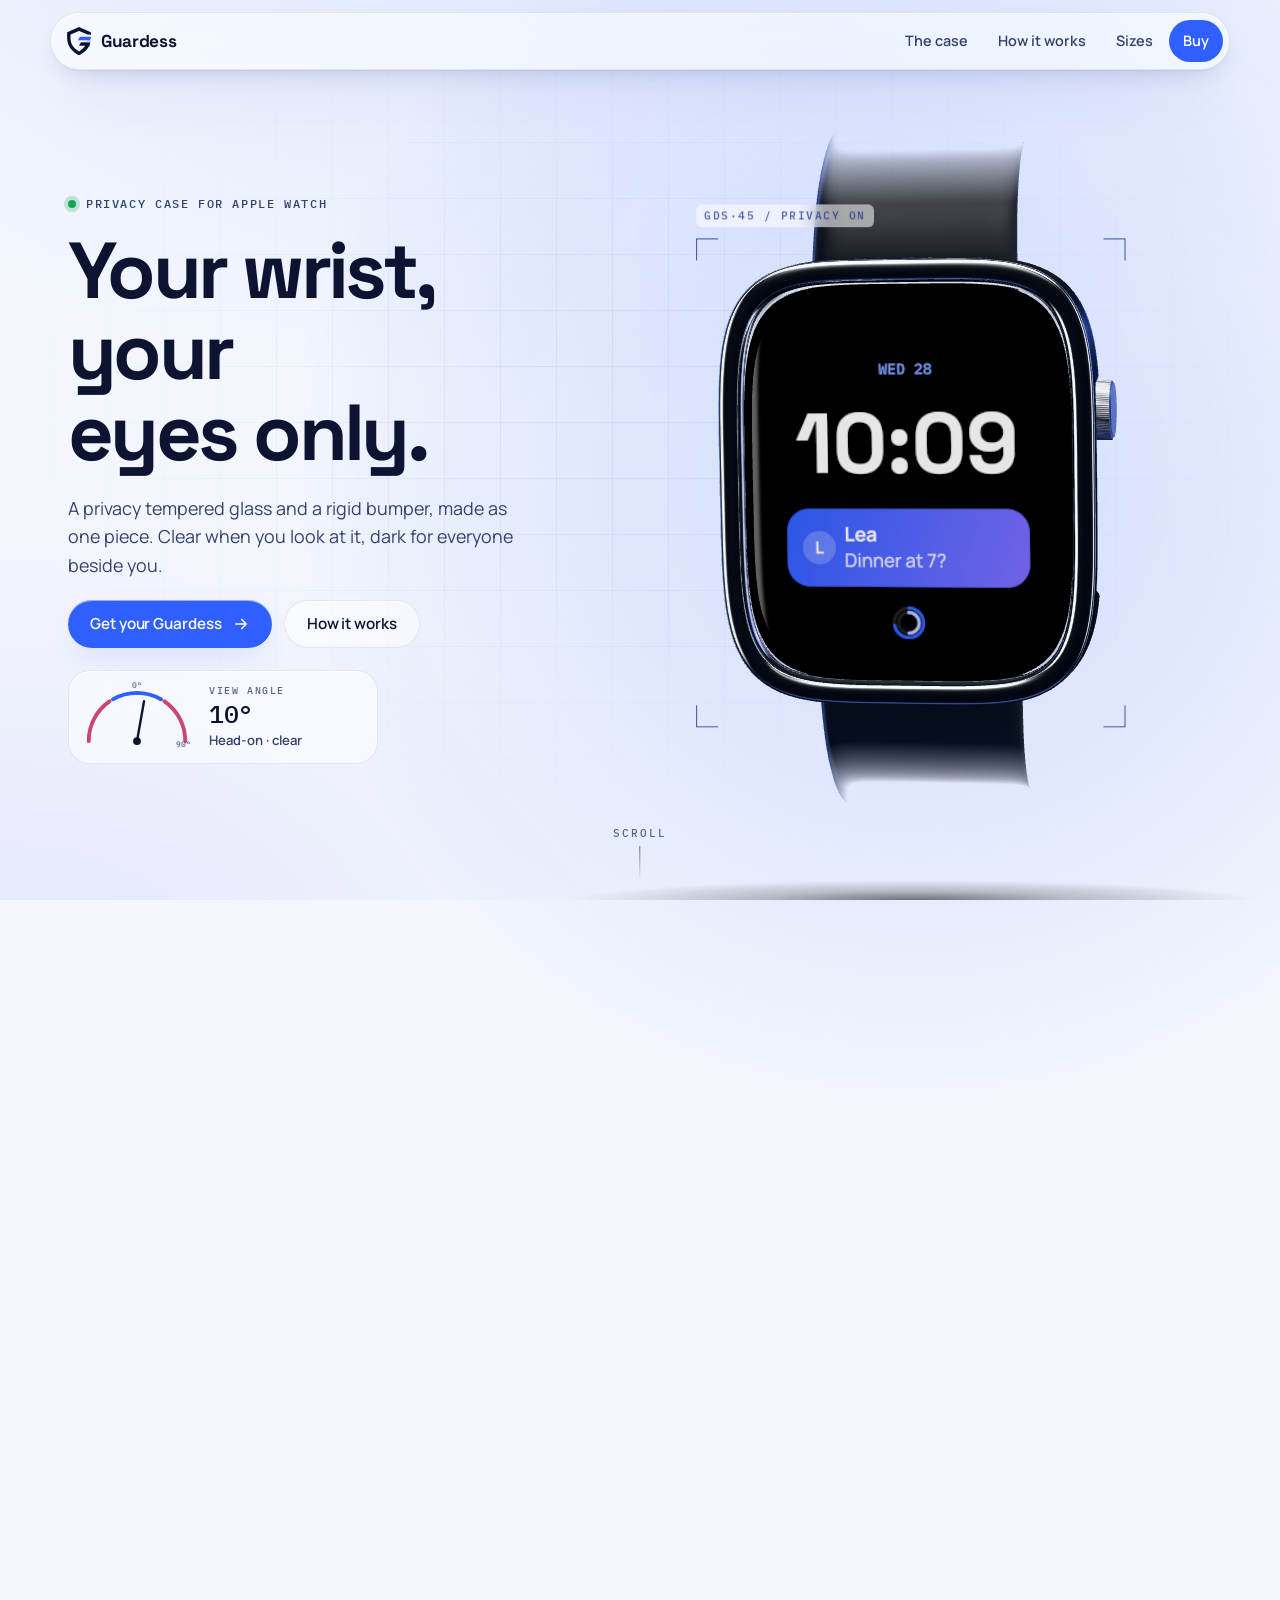
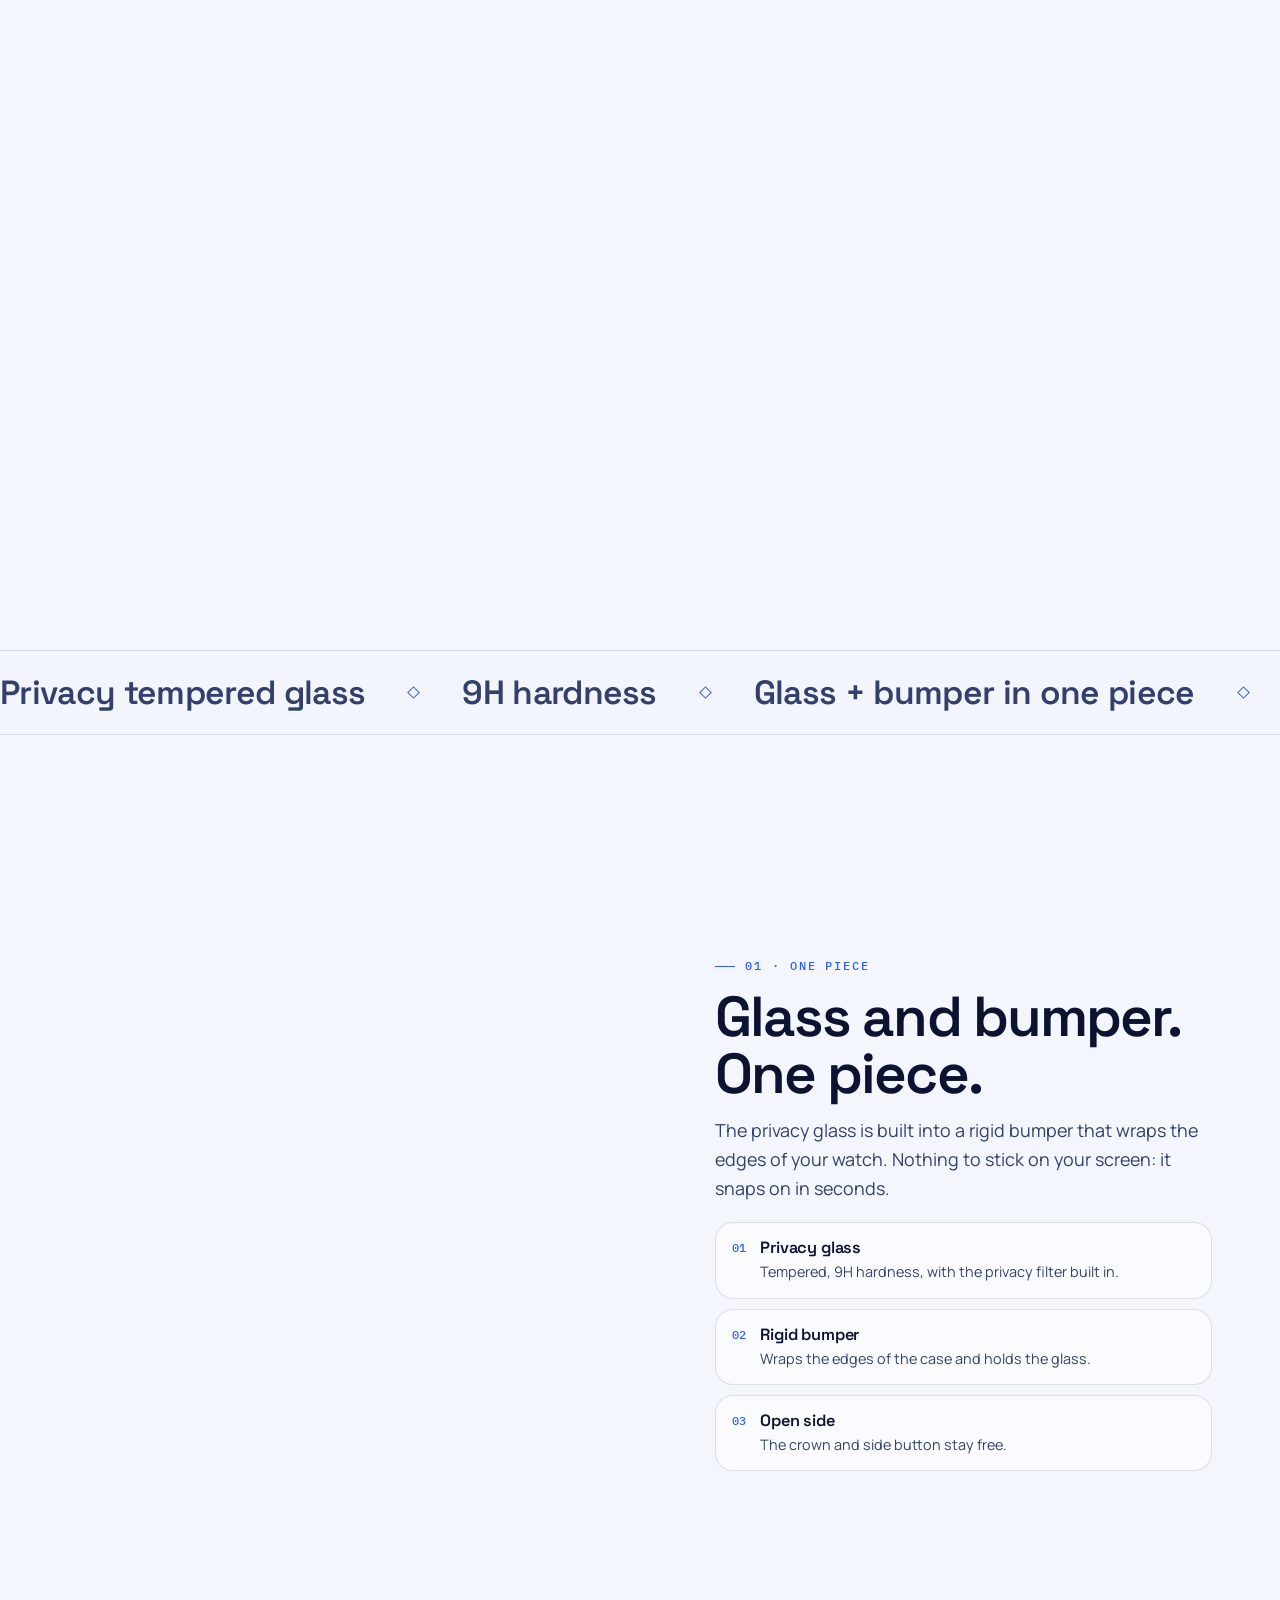
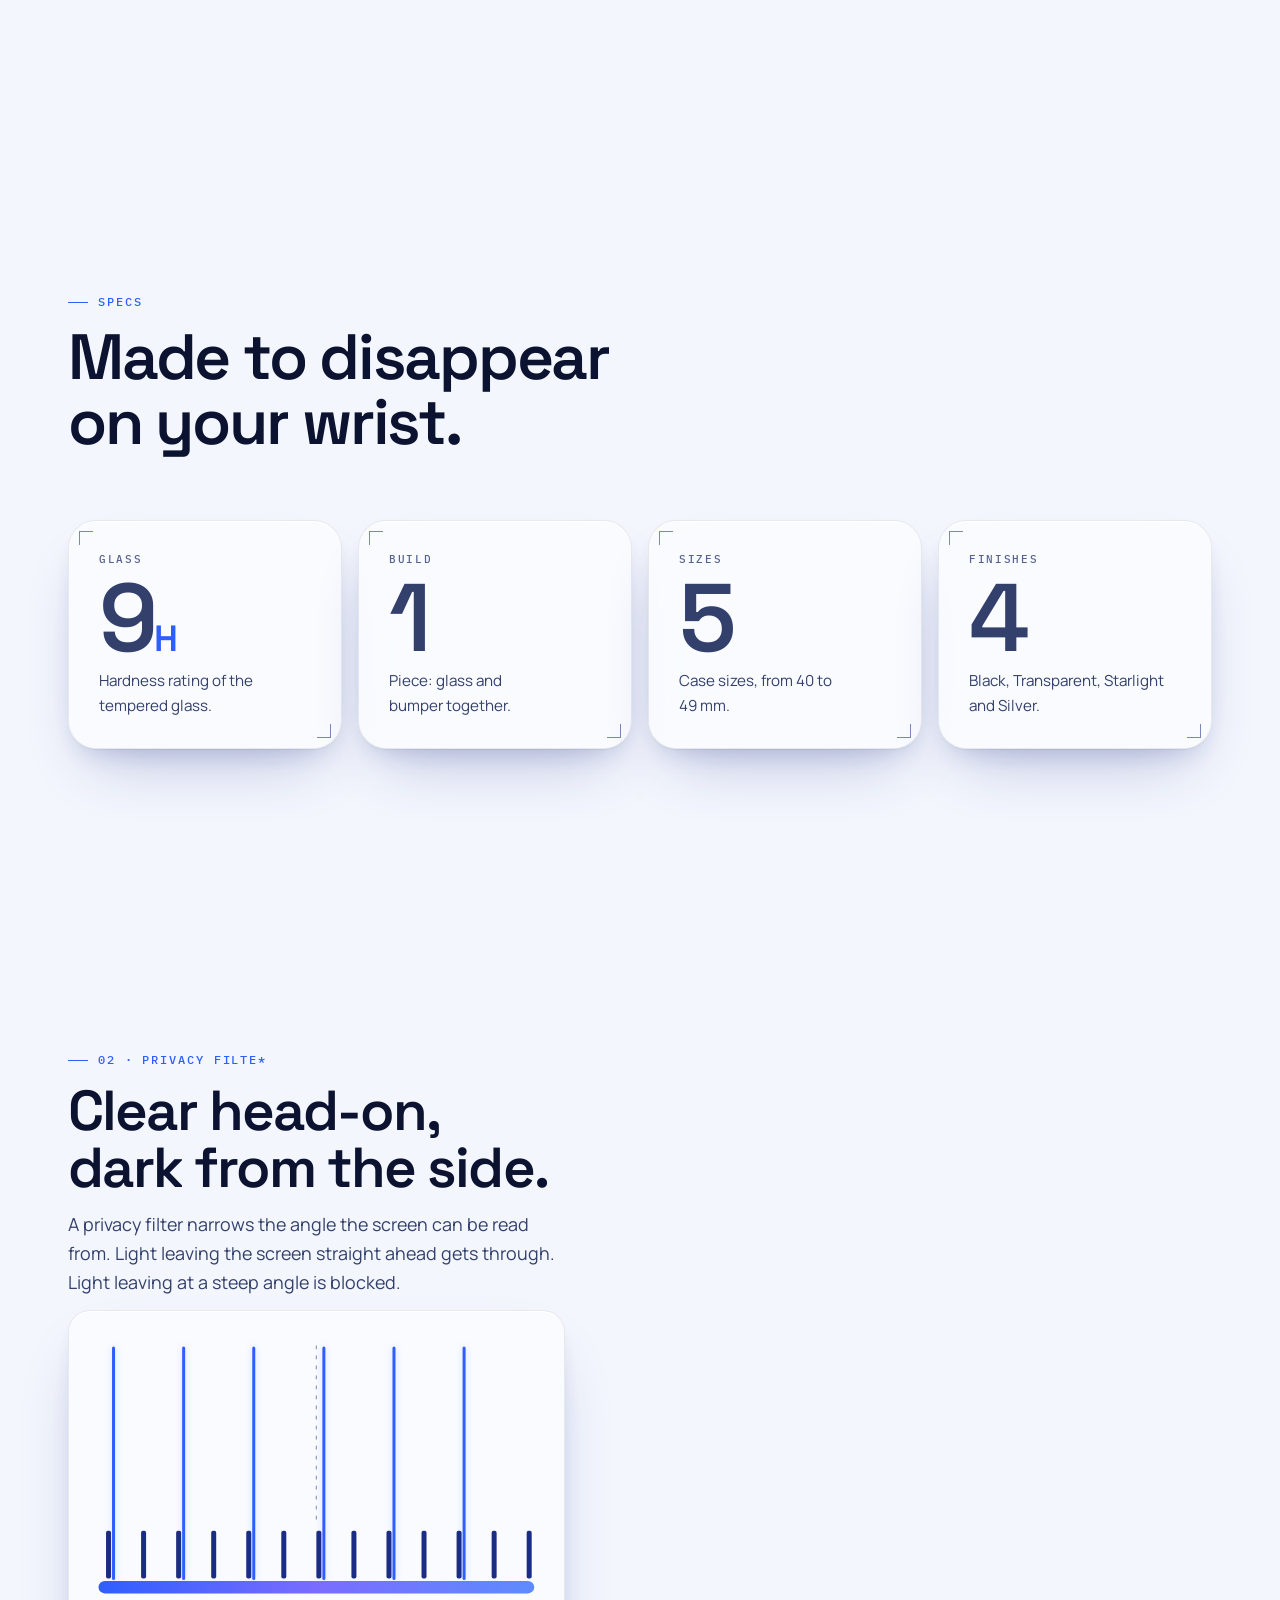
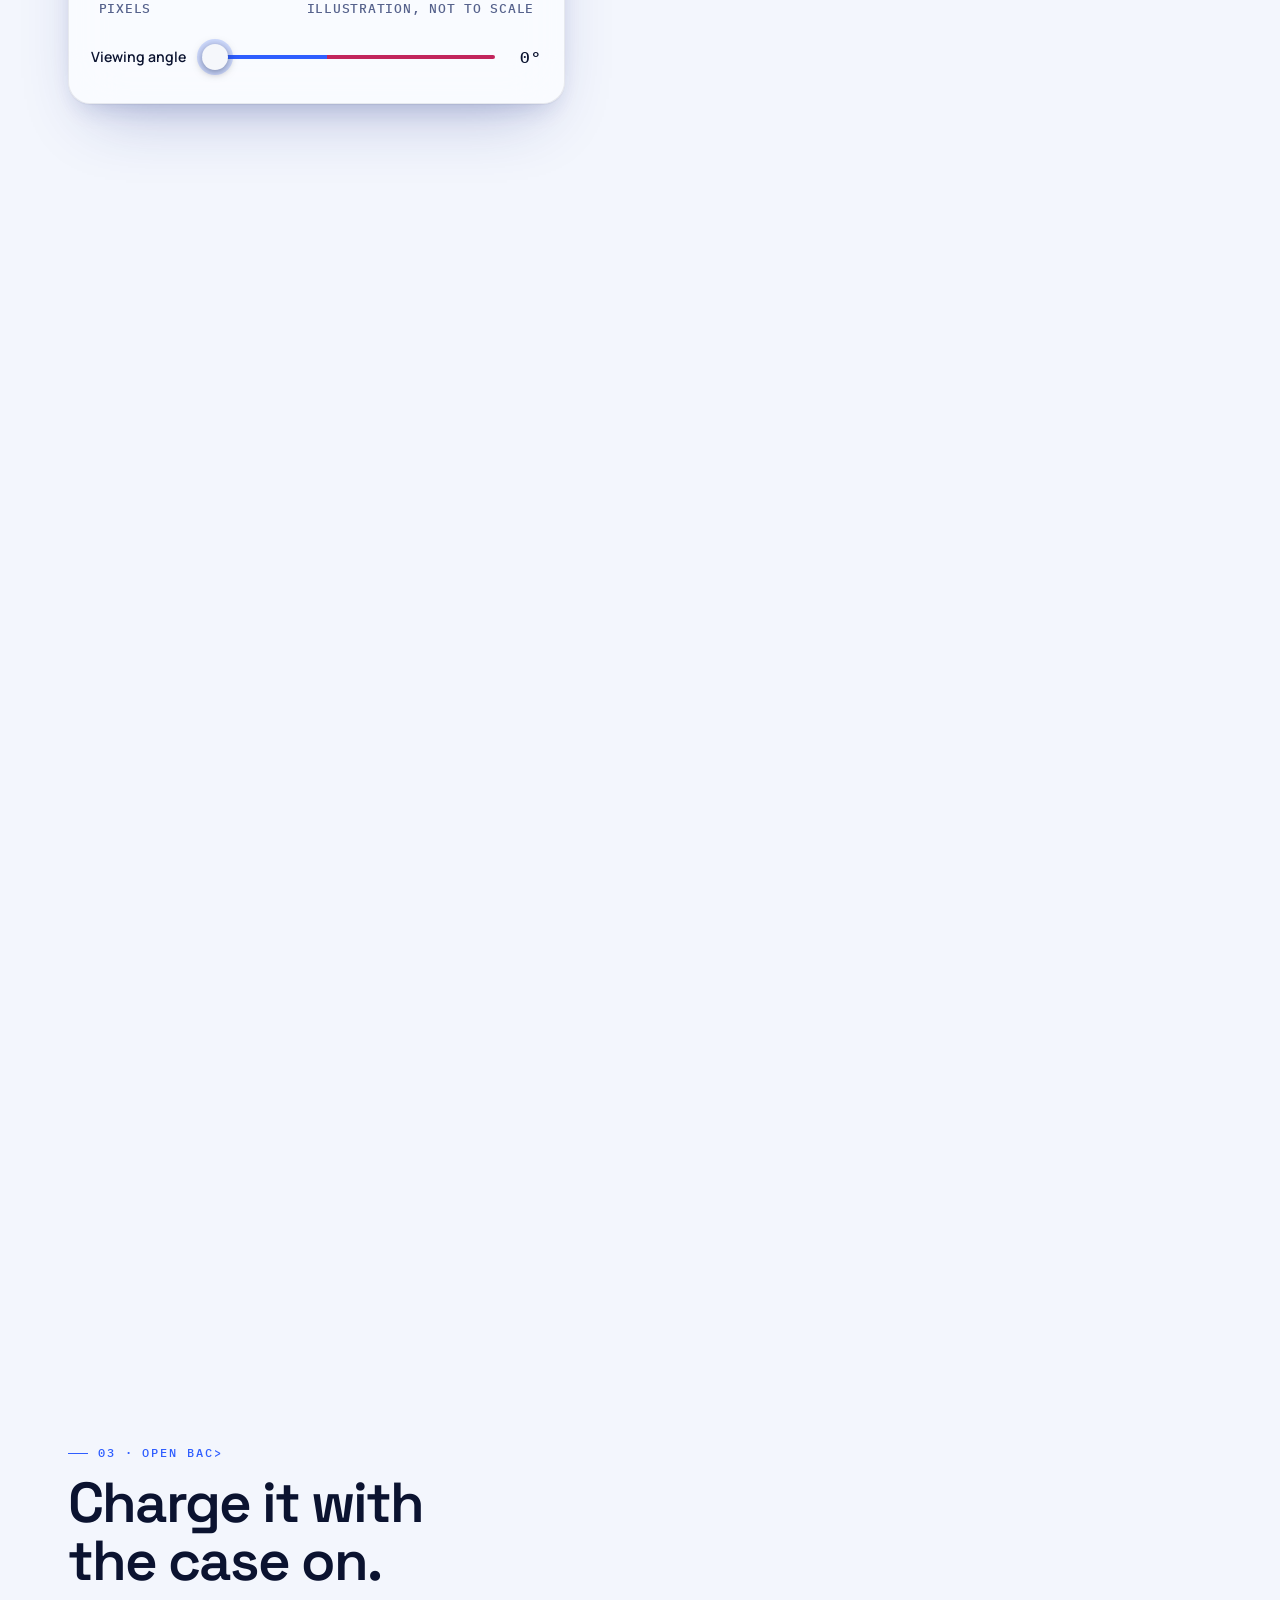
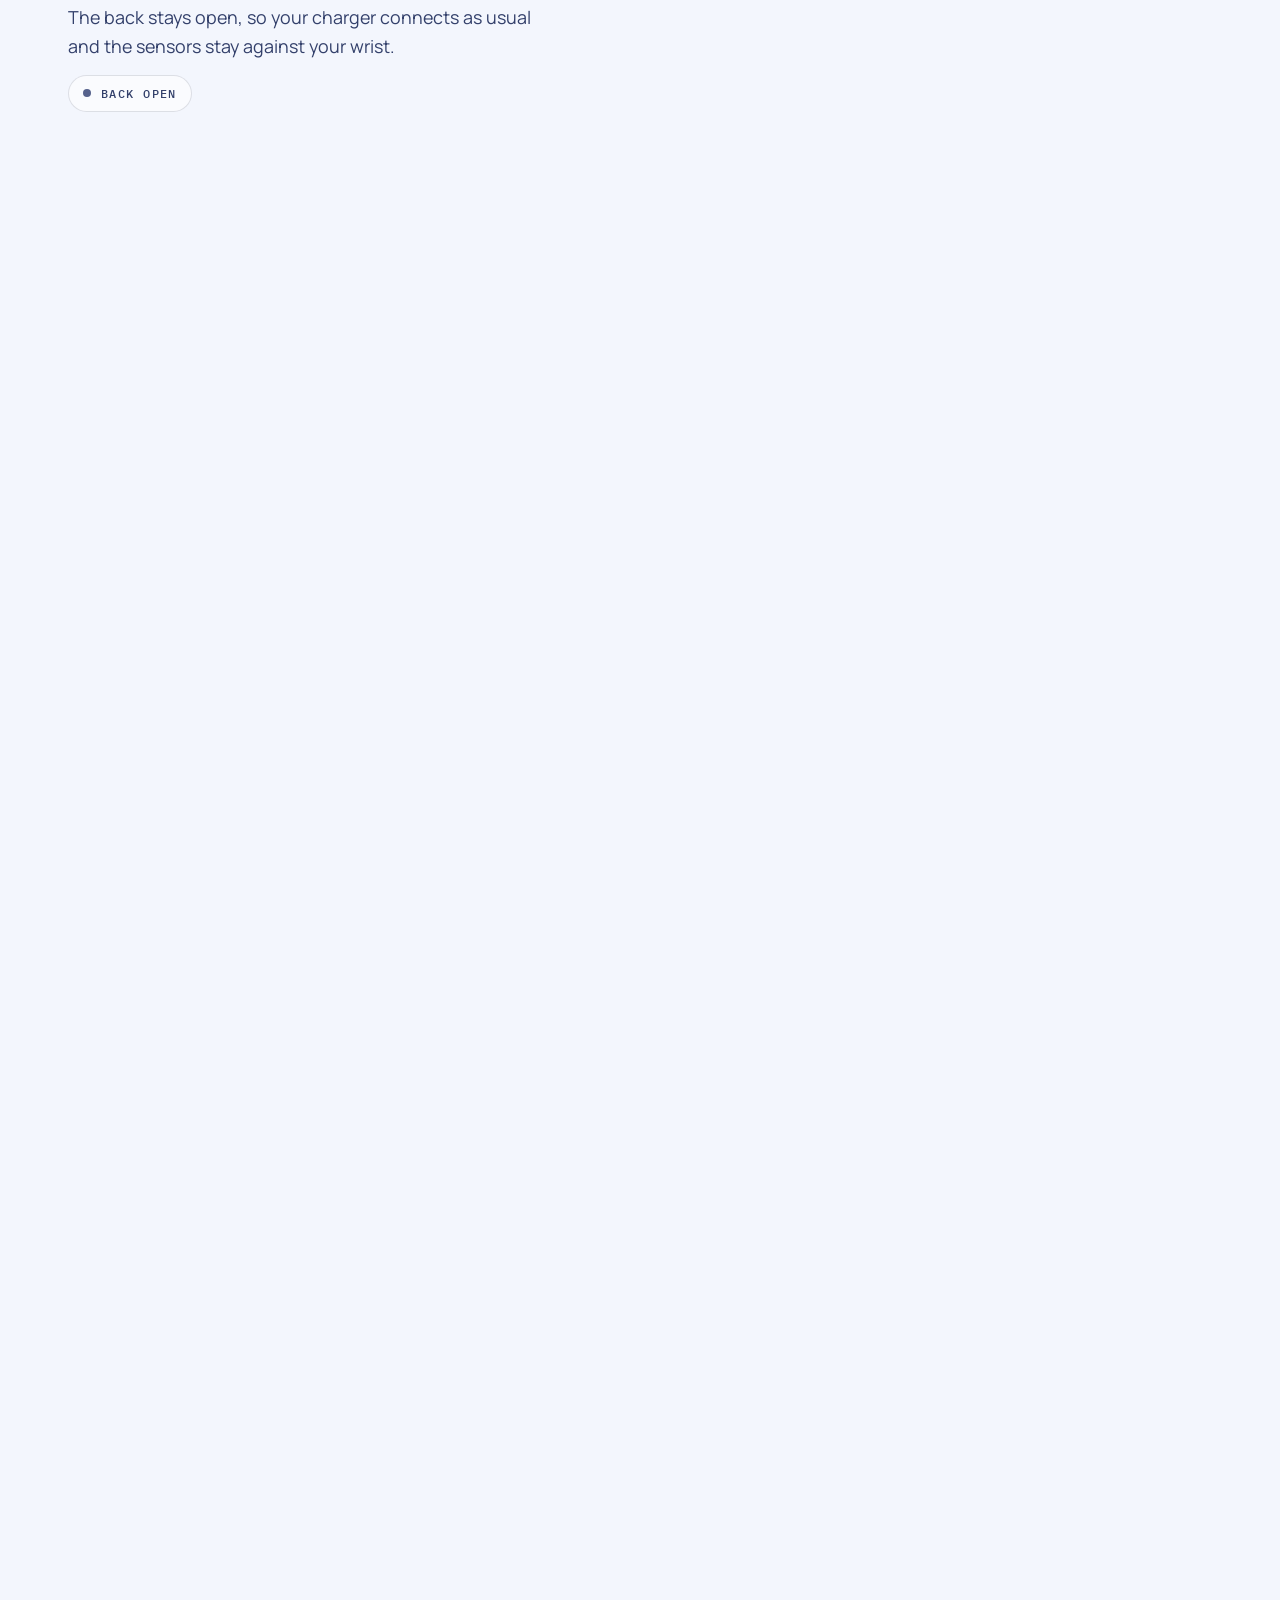
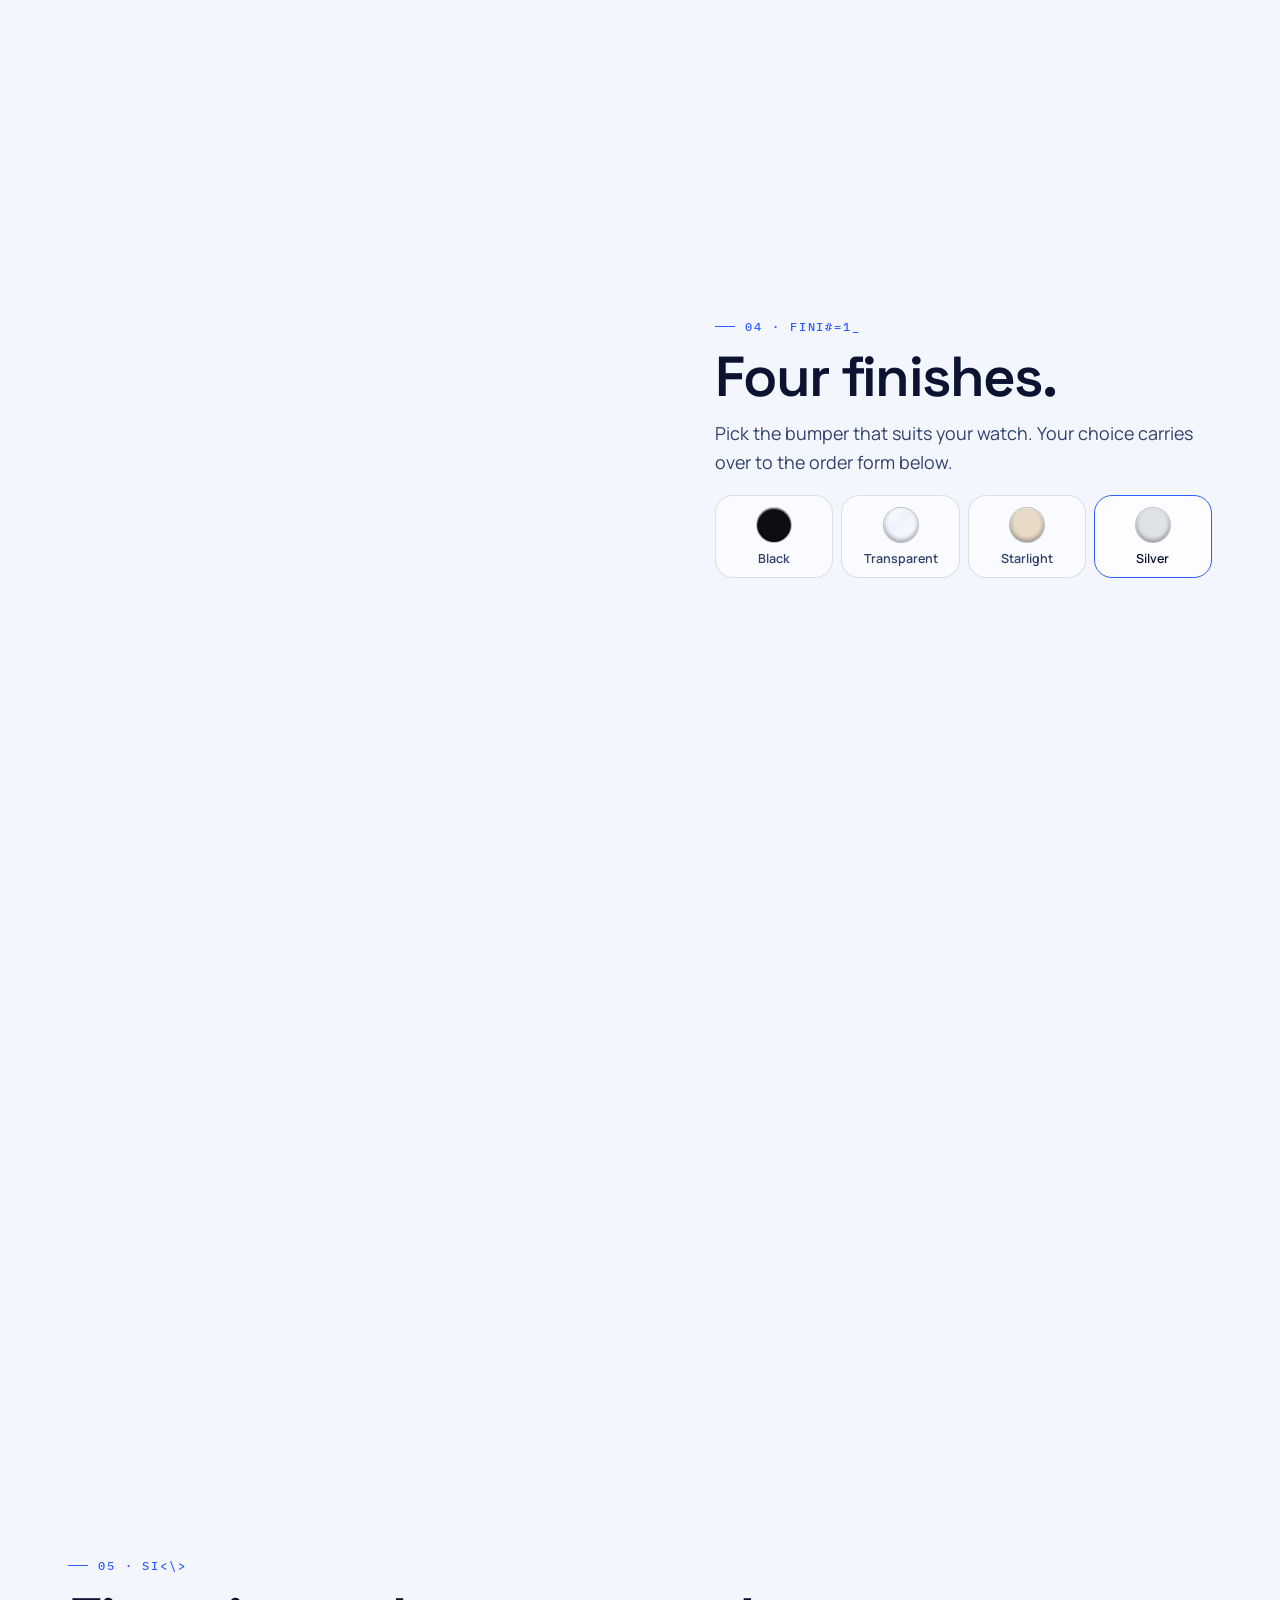
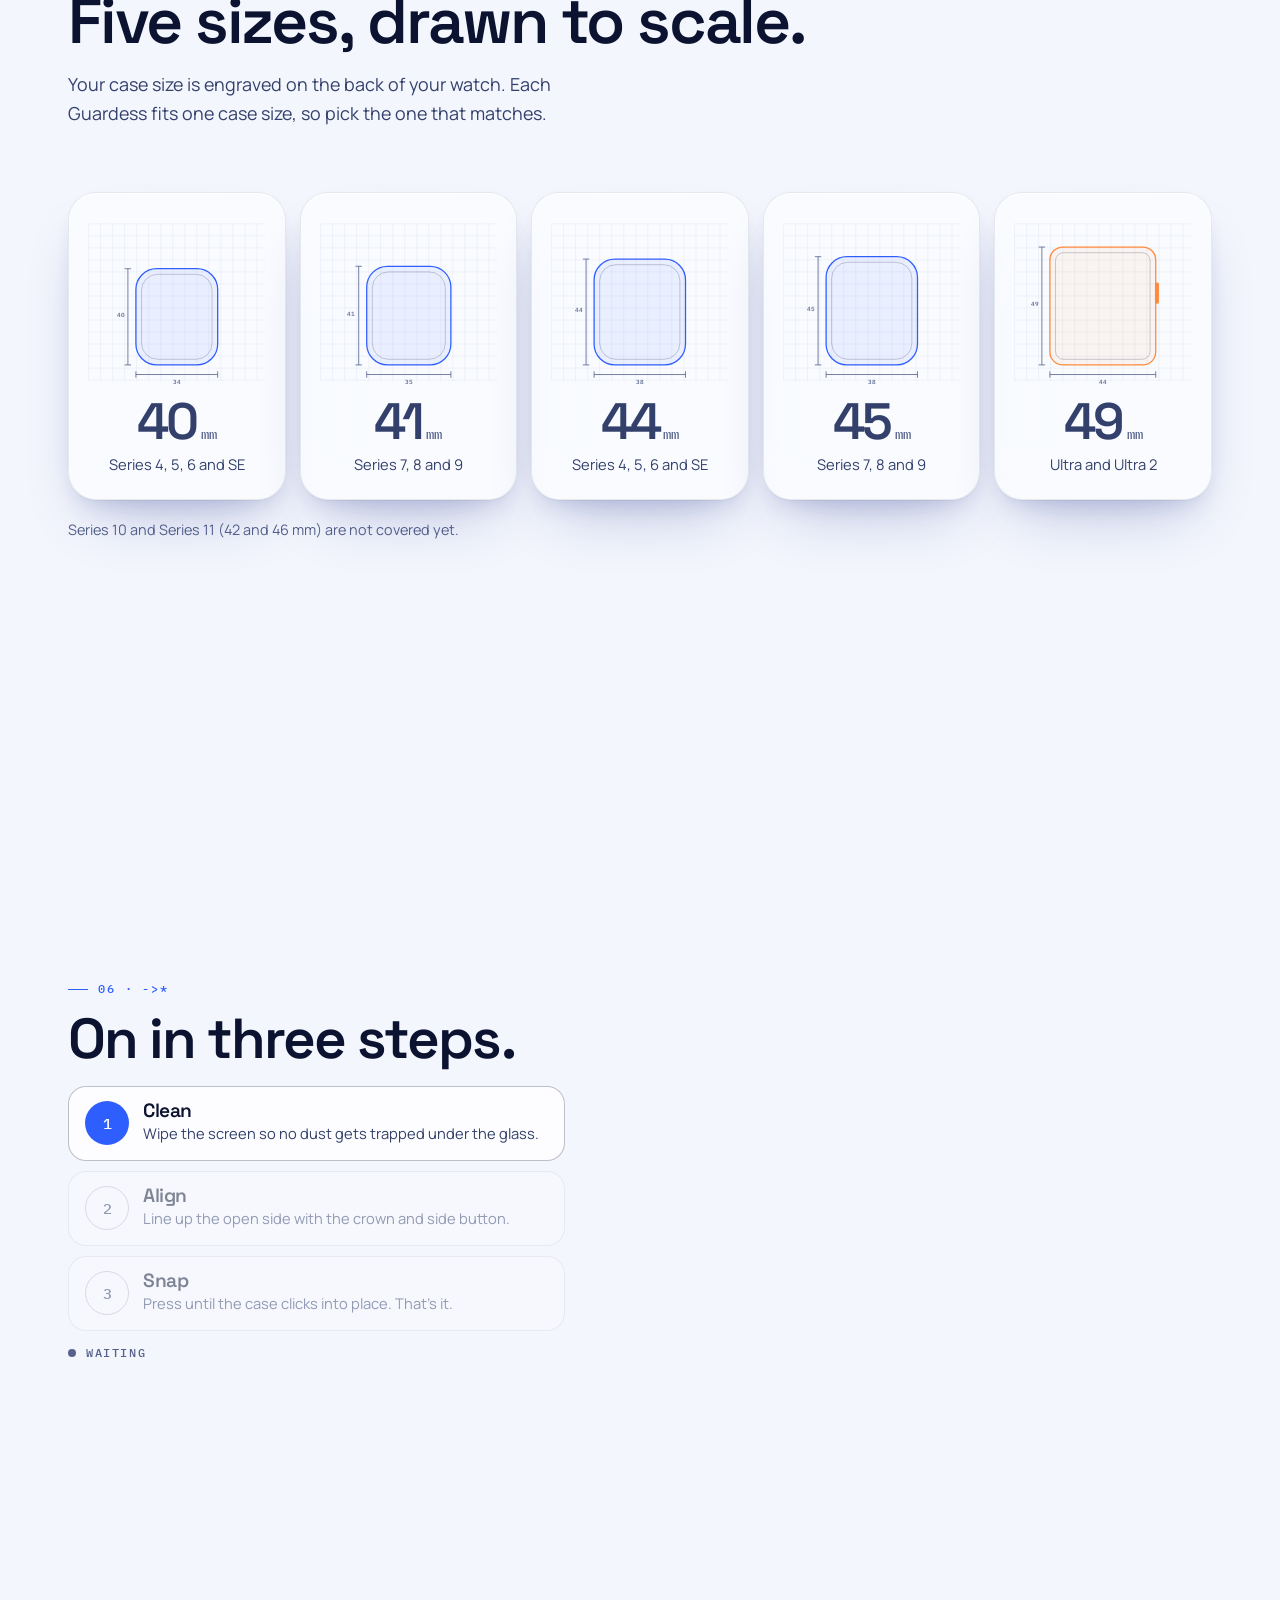
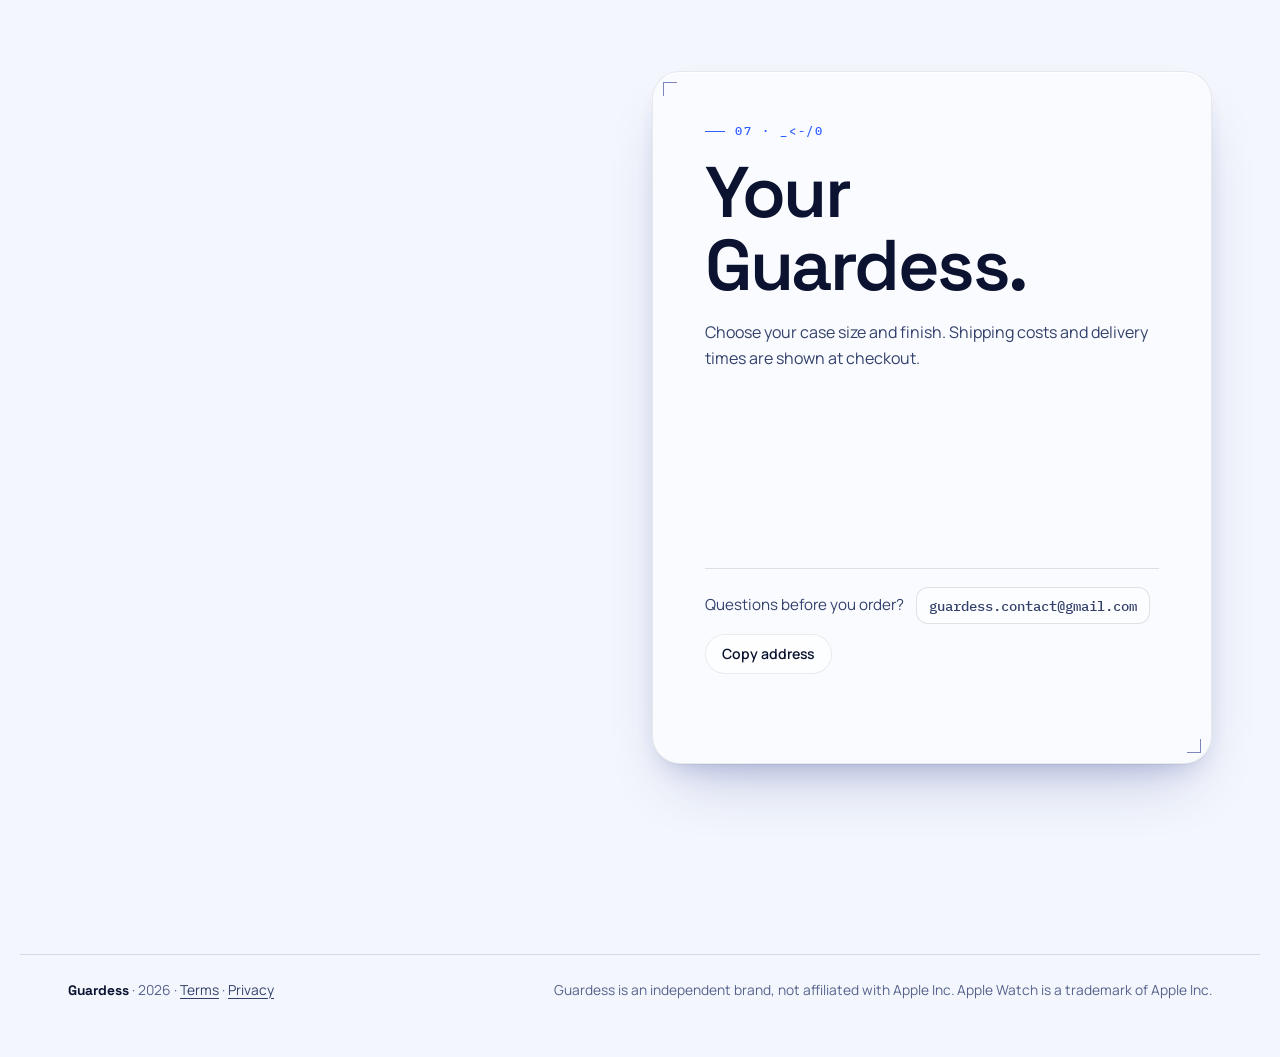
<file: index.html>
<!doctype html>
<html lang="en">
<head>
<meta charset="utf-8">
<meta name="viewport" content="width=device-width, initial-scale=1, viewport-fit=cover">
<title>Guardess · Privacy case for Apple Watch</title>
<meta name="description" content="Guardess: a privacy tempered glass and a rigid bumper made as one piece for Apple Watch. Clear when you look at it, dark from the side. 40 to 49 mm.">
<meta name="theme-color" content="#03060E">
<meta property="og:title" content="Guardess · Your wrist, your eyes only.">
<meta property="og:description" content="Privacy glass and rigid bumper in one piece for Apple Watch, 40 to 49 mm.">
<meta property="og:type" content="website">
<meta property="og:image" content="https://findyourtime.github.io/guardess/assets/img/og.jpg">
<meta name="twitter:card" content="summary_large_image">
<link rel="icon" href="assets/logo.svg" type="image/svg+xml">
<link rel="apple-touch-icon" href="assets/logo-180.png">
<link rel="modulepreload" href="assets/vendor/three/three.module.min.js">
<link rel="modulepreload" href="assets/js/scene.js?v=dev">
<link rel="preload" href="assets/fonts/space-grotesk-latin-600-normal.woff2" as="font" type="font/woff2" crossorigin>
<link rel="preload" href="assets/fonts/space-grotesk-latin-700-normal.woff2" as="font" type="font/woff2" crossorigin>
<link rel="preload" href="assets/fonts/manrope-latin-400-normal.woff2" as="font" type="font/woff2" crossorigin>
<link rel="preload" href="assets/fonts/ibm-plex-mono-latin-500-normal.woff2" as="font" type="font/woff2" crossorigin>
<link rel="stylesheet" href="assets/css/fonts.css">
<script>
/* Avant tout rendu : mouvement réduit, et intro complète (1re visite) ou courte (visites suivantes) */
(function () {
  var d = document.documentElement, rm = matchMedia('(prefers-reduced-motion: reduce)').matches, seen = false;
  try { seen = sessionStorage.getItem('gd-intro') === '1'; } catch (e) {}
  d.classList.add('js', rm ? 'rm' : 'motion', rm ? 'intro-none' : seen ? 'intro-quick' : 'intro-full');
  if (rm) d.classList.add('intro-done');
})();
</script>
<style>
/* ============================================================
   Guardess · interface HUD futuriste × Liquid Glass
   Palette : nuit #03060E · navy #0B1330 · électrique #2F5EFF
             azur #5E8BFF · lavande #B7C6FF · papier #F5F7FB
   Sombre par défaut, variante claire.
   ============================================================ */
:root {
  color-scheme: dark;
  --bg: #03060E; --bg-2: #070C1C; --bg-3: #0E1838;
  --ink: #F2F5FC; --ink-2: #B3BEDF; --ink-3: #7F8BB4;
  --accent: #6F96FF; --accent-solid: #F5F7FB; --accent-ink: #0B1330;
  --line: rgba(183, 198, 255, .14); --line-2: rgba(183, 198, 255, .34);
  --grid: rgba(120, 150, 255, .07);
  --glass: rgba(255, 255, 255, .06); --glass-2: rgba(255, 255, 255, .11);
  --edge: rgba(255, 255, 255, .26); --edge-2: rgba(255, 255, 255, .09);
  --glow: rgba(47, 94, 255, .42); --glow-2: rgba(122, 108, 255, .2);
  --hud: rgba(183, 198, 255, .85);
  --ok: #B7C6FF; --blocked: #FF8FB1; --live: #4BE38A;
  --svg-ink: #DCE3FF; --logo-ink: #F5F7FB;
  --shadow: 0 1px 1px rgba(0,0,0,.3), 0 14px 30px -12px rgba(0,0,0,.55), 0 44px 90px -34px rgba(1,3,12,.9);

  --f-display: "Space Grotesk", "Helvetica Neue", Arial, sans-serif;
  --f-body: "Manrope", "Helvetica Neue", Arial, sans-serif;
  --f-mono: "IBM Plex Mono", ui-monospace, "SF Mono", Menlo, monospace;
  --ease: cubic-bezier(.23, 1, .32, 1);
  --ease-io: cubic-bezier(.7, 0, .2, 1);
  --r-lg: 28px; --r-md: 18px; --r-pill: 999px;
  --gut: max(16px, env(safe-area-inset-left, 0px), env(safe-area-inset-right, 0px));
  --side: max(var(--gut), calc((100% - 1240px) / 2 + var(--gut)));
}
@media (min-width: 900px) { :root { --gut: max(clamp(28px, 4vw, 48px), env(safe-area-inset-left, 0px), env(safe-area-inset-right, 0px)); } }
@media (prefers-color-scheme: light) {
  :root:not([data-theme="dark"]) {
    color-scheme: light;
    --bg: #F3F6FD; --bg-2: #E9EEFC; --bg-3: #D9E2FF;
    --ink: #0B1330; --ink-2: #33406B; --ink-3: #56628C;
    --accent: #2F5EFF; --accent-solid: #2F5EFF; --accent-ink: #FFFFFF;
    --line: rgba(11, 19, 48, .12); --line-2: rgba(11, 19, 48, .26);
    --grid: rgba(27, 44, 133, .06);
    --glass: rgba(255, 255, 255, .55); --glass-2: rgba(255, 255, 255, .8);
    --edge: rgba(255, 255, 255, .95); --edge-2: rgba(11, 19, 48, .08);
    --glow: rgba(47, 94, 255, .2); --glow-2: rgba(122, 108, 255, .12);
    --hud: rgba(27, 44, 133, .8);
    --ok: #2F5EFF; --blocked: #C2255C; --live: #13A355;
    --svg-ink: #1B2C85; --logo-ink: #0B1330;
    --shadow: 0 1px 1px rgba(11,19,48,.05), 0 12px 26px -12px rgba(27,44,133,.22), 0 32px 64px -26px rgba(27,44,133,.3);
  }
}
:root[data-theme="light"] {
  color-scheme: light;
  --bg: #F3F6FD; --bg-2: #E9EEFC; --bg-3: #D9E2FF;
  --ink: #0B1330; --ink-2: #33406B; --ink-3: #56628C;
  --accent: #2F5EFF; --accent-solid: #2F5EFF; --accent-ink: #FFFFFF;
  --line: rgba(11, 19, 48, .12); --line-2: rgba(11, 19, 48, .26);
  --grid: rgba(27, 44, 133, .06);
  --glass: rgba(255, 255, 255, .55); --glass-2: rgba(255, 255, 255, .8);
  --edge: rgba(255, 255, 255, .95); --edge-2: rgba(11, 19, 48, .08);
  --glow: rgba(47, 94, 255, .2); --glow-2: rgba(122, 108, 255, .12);
  --hud: rgba(27, 44, 133, .8);
  --ok: #2F5EFF; --blocked: #C2255C; --live: #13A355;
  --svg-ink: #1B2C85; --logo-ink: #0B1330;
  --shadow: 0 1px 1px rgba(11,19,48,.05), 0 12px 26px -12px rgba(27,44,133,.22), 0 32px 64px -26px rgba(27,44,133,.3);
}

*, *::before, *::after { box-sizing: border-box; }
html { scroll-padding-top: 84px; -webkit-text-size-adjust: 100%; }
@media (prefers-reduced-motion: no-preference) { html { scroll-behavior: smooth; } }
body { margin: 0; background: var(--bg); color: var(--ink); font: 400 1rem/1.6 var(--f-body); overflow-x: clip; -webkit-font-smoothing: antialiased; }
h1, h2, h3 { font-family: var(--f-display); margin: 0; line-height: 1.02; letter-spacing: -.035em; text-wrap: balance; font-weight: 600; }
p { margin: 0; text-wrap: pretty; }
a { color: inherit; }
img { display: block; max-width: 100%; }
button { font: inherit; color: inherit; }
:focus-visible { outline: 2px solid var(--accent); outline-offset: 3px; border-radius: 8px; }
.wrap { width: 100%; max-width: 1240px; margin: 0 auto; padding-inline: var(--gut); }
.mono { font-family: var(--f-mono); font-weight: 500; letter-spacing: .04em; font-variant-numeric: tabular-nums; }
.sr-only { position: absolute; width: 1px; height: 1px; overflow: hidden; clip: rect(0 0 0 0); white-space: nowrap; }
.skip { position: fixed; z-index: 200; left: 12px; top: -64px; padding: 12px 16px; border-radius: 12px; background: var(--accent-solid); color: var(--accent-ink); font-weight: 600; text-decoration: none; transition: top .2s var(--ease); }
.skip:focus { top: calc(env(safe-area-inset-top, 0px) + 12px); }

/* ---------- Fond : nuit, grille de laboratoire, halo qui suit la montre ---------- */
.bg { position: fixed; inset: 0; z-index: -3; pointer-events: none; background: radial-gradient(130vmax 80vmax at 50% -25%, var(--bg-3), transparent 62%), radial-gradient(90vmax 60vmax at 0% 110%, var(--glow-2), transparent 60%), var(--bg); }
.bg::before { content: ""; position: absolute; inset: 0; background-image: linear-gradient(var(--grid) 1px, transparent 1px), linear-gradient(90deg, var(--grid) 1px, transparent 1px); background-size: 56px 56px; background-position: center; -webkit-mask-image: radial-gradient(ellipse 75% 65% at 50% 45%, #000 15%, transparent 72%); mask-image: radial-gradient(ellipse 75% 65% at 50% 45%, #000 15%, transparent 72%); }
.glow { position: fixed; z-index: -2; left: 0; top: 0; width: 100vmax; height: 100vmax; margin: -50vmax 0 0 -50vmax; border-radius: 50%; pointer-events: none; background: radial-gradient(closest-side, var(--glow), transparent); opacity: 0; transform: translate3d(70vw, 45vh, 0); will-change: transform, opacity; }
.grain { position: fixed; inset: 0; z-index: 30; pointer-events: none; opacity: .05; mix-blend-mode: overlay;
  background-image: url("data:image/svg+xml,%3Csvg xmlns='http://www.w3.org/2000/svg' width='180' height='180'%3E%3Cfilter id='n'%3E%3CfeTurbulence type='fractalNoise' baseFrequency='.85' numOctaves='2' stitchTiles='stitch'/%3E%3C/filter%3E%3Crect width='100%25' height='100%25' filter='url(%23n)'/%3E%3C/svg%3E"); }
#gl { position: fixed; left: 0; top: 0; width: 100%; height: 100vh; height: 100lvh; z-index: 0; pointer-events: none; display: block; opacity: 0; }
main, footer { position: relative; z-index: 1; }
.no-gl #gl, .rm #gl, .no-gl .glow, .rm .glow { display: none; }

/* ---------- Verre, boutons, éléments HUD ---------- */
.glass { position: relative; isolation: isolate; background: var(--glass); -webkit-backdrop-filter: blur(26px) saturate(170%); backdrop-filter: blur(26px) saturate(170%); border: 1px solid var(--edge-2); border-radius: var(--r-lg); box-shadow: inset 0 1px 0 var(--edge), var(--shadow); }
.frame::before, .frame::after { content: ""; position: absolute; width: 14px; height: 14px; border: 1.5px solid var(--hud); pointer-events: none; opacity: .7; }
.frame::before { left: 10px; top: 10px; border-right: 0; border-bottom: 0; }
.frame::after { right: 10px; bottom: 10px; border-left: 0; border-top: 0; }
.btn { display: inline-flex; align-items: center; justify-content: center; gap: 10px; min-height: 48px; padding: 0 22px; border-radius: var(--r-pill); border: 0; cursor: pointer; text-decoration: none; font: 600 .95rem/1 var(--f-body); letter-spacing: -.005em; transition: transform .2s var(--ease), box-shadow .2s var(--ease), background-color .2s var(--ease); }
.btn svg { width: 18px; height: 18px; flex: none; }
.btn:active { transform: scale(.97); }
.btn-solid { background: var(--accent-solid); color: var(--accent-ink); box-shadow: inset 0 1px 0 rgba(255,255,255,.5), 0 12px 34px -12px var(--glow); }
.btn-ghost { color: var(--ink); background: var(--glass); border: 1px solid var(--edge-2); box-shadow: inset 0 1px 0 var(--edge); -webkit-backdrop-filter: blur(18px); backdrop-filter: blur(18px); }
@media (hover: hover) { .btn:hover { transform: translateY(-1px); } .btn-solid:hover { box-shadow: inset 0 1px 0 rgba(255,255,255,.5), 0 16px 40px -12px var(--glow); } }
.btn-sm { min-height: 40px; padding: 0 16px; font-size: .88rem; }
.kicker { display: inline-flex; align-items: center; gap: 10px; font: 500 .74rem/1.2 var(--f-mono); letter-spacing: .16em; text-transform: uppercase; color: var(--accent); }
.kicker::before { content: ""; width: 20px; height: 1px; background: currentColor; flex: none; }
.lead { color: var(--ink-2); font-size: clamp(1rem, 1.4vw, 1.14rem); max-width: 46ch; }
.dot { width: 8px; height: 8px; border-radius: 50%; background: var(--live); box-shadow: 0 0 0 4px color-mix(in srgb, var(--live) 22%, transparent); flex: none; }

/* ---------- Intro : le logo se dessine, puis la montre s'allume ---------- */
.intro { position: fixed; inset: 0; z-index: 100; display: grid; place-items: center; background: var(--bg); overflow: hidden; transition: opacity .8s var(--ease), visibility 0s linear .8s; }
.intro::before { content: ""; position: absolute; inset: 0; background-image: linear-gradient(var(--grid) 1px, transparent 1px), linear-gradient(90deg, var(--grid) 1px, transparent 1px); background-size: 56px 56px; background-position: center; -webkit-mask-image: radial-gradient(circle at 50% 50%, #000, transparent 55%); mask-image: radial-gradient(circle at 50% 50%, #000, transparent 55%); }
.intro-core { position: relative; display: grid; justify-items: center; gap: 14px; padding-top: 150px; }
.intro-word { font: 600 clamp(1.6rem, 5vw, 2.3rem)/1 var(--f-display); letter-spacing: .32em; margin-right: -.32em; }
.intro-sub { font-size: .72rem; letter-spacing: .26em; text-transform: uppercase; color: var(--ink-3); }
.intro-bar { width: 128px; height: 2px; border-radius: 2px; background: var(--line); overflow: hidden; margin-top: 10px; }
.intro-bar i { display: block; height: 100%; width: 38%; background: var(--accent); animation: bar 1.1s var(--ease) infinite; }
@keyframes bar { from { transform: translateX(-100%); } to { transform: translateX(270%); } }
.intro-scan { position: absolute; left: 0; right: 0; top: 0; height: 1px; background: linear-gradient(90deg, transparent, var(--accent), transparent); box-shadow: 0 0 22px 3px var(--glow); opacity: 0; }
.intro-full .intro-scan { animation: scan 1.5s var(--ease-io) .55s 1 both; }
@keyframes scan { 0% { transform: translateY(0); opacity: 0; } 10% { opacity: 1; } 90% { opacity: 1; } 100% { transform: translateY(100vh); opacity: 0; } }
.intro-logo { position: fixed; z-index: 101; left: 50%; top: 50%; width: 96px; height: auto; margin: -128px 0 0 -48px; overflow: visible; transform-origin: 0 0; filter: drop-shadow(0 0 18px rgba(47, 94, 255, .55)); pointer-events: none; }
.logo .lg-shield { fill: var(--logo-ink); }
.logo .lg-bar { fill: #2F5EFF; }
.logo .lg-tip { fill: #B7C6FF; }
.intro-full .intro-logo .lg-shield { fill: transparent; stroke: var(--logo-ink); stroke-width: 5; stroke-dasharray: 1460; stroke-dashoffset: 1460; animation: lg-draw 1.15s var(--ease-io) .15s forwards, lg-fill .55s ease 1.05s forwards; }
.intro-full .intro-logo .lg-bar { opacity: 0; transform: translateX(-30px); animation: lg-in .6s var(--ease) 1.1s forwards; }
.intro-full .intro-logo .lg-tip { opacity: 0; transform: scale(.3); transform-origin: 228px 130px; animation: lg-in .5s var(--ease) 1.3s forwards; }
@keyframes lg-draw { to { stroke-dashoffset: 0; } }
@keyframes lg-fill { to { fill: var(--logo-ink); stroke-width: 0; } }
@keyframes lg-in { to { opacity: 1; transform: none; } }
.intro-full .intro-sub { opacity: 0; animation: fade .6s ease 1.4s forwards; }
@keyframes fade { to { opacity: 1; } }
.intro-quick .intro-word, .intro-quick .intro-sub, .intro-quick .intro-scan { display: none; }
.intro-quick .intro-core { padding-top: 120px; }
.intro-skip { position: fixed; z-index: 102; right: max(16px, env(safe-area-inset-right, 0px)); bottom: calc(env(safe-area-inset-bottom, 0px) + 18px); min-height: 44px; padding: 0 18px; border-radius: var(--r-pill); border: 1px solid var(--line-2); background: transparent; color: var(--ink-2); font: 500 .78rem var(--f-mono); letter-spacing: .14em; text-transform: uppercase; cursor: pointer; transition: opacity .4s var(--ease); }
.intro-skip:hover { color: var(--ink); border-color: var(--hud); }
.intro-quick .intro-skip, .intro-none .intro, .intro-none .intro-logo, .intro-none .intro-skip { display: none; }
.intro-out .intro { opacity: 0; visibility: hidden; }
.intro-out .intro-skip { opacity: 0; pointer-events: none; }
.intro-done .intro, .intro-done .intro-skip, .intro-done .intro-logo { display: none; }
.intro-full:not(.intro-done) body, .intro-quick:not(.intro-done) body { overflow: hidden; }

/* ---------- Navigation ---------- */
.progress { position: fixed; top: 0; left: 0; right: 0; height: 2px; z-index: 21; pointer-events: none; }
.progress i { display: block; height: 100%; background: linear-gradient(90deg, #2F5EFF, #B7C6FF); transform-origin: 0 50%; transform: scaleX(var(--p, 0)); }
.nav-wrap { position: fixed; left: 0; right: 0; top: calc(env(safe-area-inset-top, 0px) + 12px); z-index: 20; padding-inline: var(--gut); pointer-events: none; transition: opacity .7s var(--ease), transform .7s var(--ease); }
.js:not(.intro-done) .nav-wrap { opacity: 0; }
.nav { pointer-events: auto; max-width: 1180px; margin: 0 auto; display: flex; align-items: center; justify-content: space-between; gap: 12px; padding: 6px 6px 6px 16px; border-radius: var(--r-pill); }
.brand { display: inline-flex; align-items: center; gap: 10px; text-decoration: none; font: 700 1.08rem var(--f-display); letter-spacing: -.02em; min-height: 44px; }
.brand .logo { width: 24px; height: auto; flex: none; }
.nav ul { display: flex; gap: 2px; margin: 0; padding: 0; list-style: none; align-items: center; }
.nav ul a { display: inline-flex; align-items: center; min-height: 42px; padding: 0 14px; border-radius: var(--r-pill); text-decoration: none; font-weight: 600; font-size: .9rem; color: var(--ink-2); transition: color .2s, background-color .2s; }
.nav ul a:hover { color: var(--ink); background: var(--glass); }
.nav ul a.cta { background: var(--accent-solid); color: var(--accent-ink); }
@media (max-width: 760px) { .nav ul li:not(:last-child) { display: none; } }

/* ---------- HUD superposé (cadre de visée, légendes) ---------- */
.hud-layer { position: fixed; inset: 0; z-index: 2; pointer-events: none; }
.no-gl .hud-layer, .rm .hud-layer { display: none; }
.lock { opacity: 0; transition: opacity .4s; }
.lock i { position: fixed; left: 0; top: 0; width: 22px; height: 22px; border: 1.5px solid var(--hud); will-change: transform; }
.lock i:nth-child(1) { border-right: 0; border-bottom: 0; }
.lock i:nth-child(2) { border-left: 0; border-bottom: 0; margin-left: -22px; }
.lock i:nth-child(3) { border-right: 0; border-top: 0; margin-top: -22px; }
.lock i:nth-child(4) { border-left: 0; border-top: 0; margin: -22px 0 0 -22px; }
.lock-tag { position: fixed; left: 0; top: 0; margin-top: -34px; padding: 3px 8px; border-radius: 6px; font-size: .68rem; letter-spacing: .14em; color: var(--hud); white-space: nowrap; background: var(--glass); -webkit-backdrop-filter: blur(10px); backdrop-filter: blur(10px); will-change: transform; }
.callout { position: fixed; left: 0; top: 0; display: flex; align-items: center; gap: 0; opacity: 0; white-space: nowrap; will-change: transform, opacity; }
.callout::before { content: ""; width: 9px; height: 9px; border-radius: 50%; background: var(--ink); box-shadow: 0 0 0 4px var(--glow); flex: none; margin-left: -4.5px; }
.callout b { width: 48px; height: 1px; background: var(--hud); flex: none; }
.callout span { font: 500 .74rem var(--f-mono); letter-spacing: .08em; text-transform: uppercase; padding: 7px 11px; border-radius: 10px; color: var(--ink); background: var(--glass-2); border: 1px solid var(--edge-2); -webkit-backdrop-filter: blur(14px); backdrop-filter: blur(14px); }
.callout em { font-style: normal; color: var(--accent); margin-right: 6px; }
.callout.left { flex-direction: row-reverse; }
.callout.left::before { margin: 0 -4.5px 0 0; }
/* sur mobile, seuls les numéros : ils renvoient aux trois pièces décrites sous la montre */
@media (max-width: 899px) { .callout span { font-size: .7rem; padding: 5px 8px; color: transparent; width: 2.6em; overflow: hidden; white-space: nowrap; } .callout em { margin: 0; } .callout b { width: 22px; } }

/* ---------- Scènes épinglées : la montre suit le défilement ---------- */
.pin { position: relative; height: calc(var(--len, 250) * 1vh); }
@supports (height: 1svh) { .pin { height: calc(var(--len, 250) * 1svh); } }
.stage { position: sticky; top: 0; height: 100vh; height: 100svh; overflow: clip; display: grid; grid-template-rows: minmax(150px, 1fr) auto; gap: 12px; padding: calc(env(safe-area-inset-top, 0px) + 76px) var(--gut) calc(env(safe-area-inset-bottom, 0px) + 14px); }
.stage > .dock { grid-row: 1; }
.stage > .copy { grid-row: 2; position: relative; }
.dock { position: relative; min-height: 0; }
.dock .still { display: none; position: absolute; inset: 0; width: 100%; height: 100%; object-fit: contain; }
.no-gl .dock .still, .rm .dock .still { display: block; }
.copy { display: grid; gap: 14px; align-content: center; }
.copy h2 { font-size: clamp(1.7rem, 4.4vw, 3.6rem); }
@media (max-width: 899px) {
  .stage > .copy { padding: 16px 18px 18px; border-radius: 24px; background: var(--glass); border: 1px solid var(--edge-2); -webkit-backdrop-filter: blur(24px) saturate(170%); backdrop-filter: blur(24px) saturate(170%); box-shadow: inset 0 1px 0 var(--edge); gap: 10px; }
  .copy .lead { font-size: .92rem; line-height: 1.5; }
}
@media (max-width: 899px) and (max-height: 700px) { .copy .lead.opt { display: none; } }
@media (min-width: 900px) {
  .stage { grid-template-columns: minmax(0, 5fr) minmax(0, 6fr); grid-template-rows: minmax(0, 1fr); align-items: center; column-gap: clamp(28px, 4vw, 72px); padding: 96px var(--side) 36px; }
  .stage > .copy { grid-column: 1; grid-row: 1; }
  .stage > .dock { grid-column: 2; grid-row: 1; align-self: stretch; }
  .stage.flip { grid-template-columns: minmax(0, 6fr) minmax(0, 5fr); }
  .stage.flip > .dock { grid-column: 1; }
  .stage.flip > .copy { grid-column: 2; }
}
.rm .pin { height: auto; }
.rm .stage { position: relative; height: auto; overflow: visible; padding-block: 72px 32px; }
.rm .stage > .dock { min-height: 52vh; }

/* ---------- 1. Hero ---------- */
.beats { display: grid; gap: 22px; }
.beat-stack { display: grid; }
.beat { grid-area: 1 / 1; display: grid; gap: 20px; align-content: center; will-change: opacity, transform; }
.beat h1 { font-size: clamp(2.2rem, min(6.2vw, 9vh), 5.4rem); font-weight: 700; letter-spacing: -.045em; }
.beat h2 { font-size: clamp(1.9rem, min(4.6vw, 7vh), 4rem); }
.beat .actions { display: flex; flex-wrap: wrap; gap: 12px; }
.status { display: inline-flex; align-items: center; gap: 10px; font: 500 .72rem var(--f-mono); letter-spacing: .14em; text-transform: uppercase; color: var(--ink-2); }
.js .hx { opacity: 0; transform: translateY(16px); }
.intro-done .hx { opacity: 1; transform: none; transition: opacity .9s var(--ease) calc(var(--d, 0) * 1ms + 150ms), transform .9s var(--ease) calc(var(--d, 0) * 1ms + 150ms); }
.rm .hx { transition: none; }
.rm .beat:not([data-beat="0"]) { display: none; }

/* jauge d'angle */
.gauge { justify-self: start; display: flex; align-items: center; gap: 16px; padding: 12px 18px 12px 12px; border-radius: 22px; background: var(--glass); border: 1px solid var(--edge-2); box-shadow: inset 0 1px 0 var(--edge); -webkit-backdrop-filter: blur(22px) saturate(170%); backdrop-filter: blur(22px) saturate(170%); }
.gauge svg { width: 112px; height: 64px; flex: none; overflow: visible; }
.gauge .arc-ok { stroke: var(--ok); } .gauge .arc-blocked { stroke: var(--blocked); opacity: .85; }
.gauge .needle { stroke: var(--ink); stroke-width: 2.5; stroke-linecap: round; transform-origin: 58px 58px; }
.gauge .hub { fill: var(--ink); }
.gauge .tick { fill: var(--ink-3); font: 500 8px var(--f-mono); }
.gauge-read { display: grid; gap: 3px; min-width: 150px; }
.gauge-read .lbl { font-size: .62rem; letter-spacing: .16em; color: var(--ink-3); }
.gauge-read .deg { font: 500 1.55rem/1 var(--f-mono); letter-spacing: -.02em; }
.gauge-read .state { font-size: .82rem; font-weight: 600; color: var(--ink-2); }
.gauge-read .state.is-blocked { color: var(--blocked); }
.rm .gauge, .rm .scroll-cue { display: none; }
.scroll-cue { position: absolute; left: 50%; bottom: 20px; translate: -50% 0; display: grid; justify-items: center; gap: 6px; font: 500 .66rem var(--f-mono); letter-spacing: .18em; color: var(--ink-3); text-transform: uppercase; }
.scroll-cue i { width: 1px; height: 34px; background: linear-gradient(var(--ink-3), transparent); transform-origin: top; animation: cue 1.8s var(--ease) 2.4s 3; }
@keyframes cue { 0% { transform: scaleY(0); } 60% { transform: scaleY(1); } 100% { transform: scaleY(1); opacity: 0; } }
@media (max-width: 899px) {
  .hero .stage > .copy { gap: 10px; }
  .beat { gap: 12px; align-content: start; }
  .beat[data-beat="0"] .lead, .beat[data-beat="0"] .status, .beat .btn-ghost { display: none; }
  .beat h1 { font-size: clamp(1.8rem, 7.6vw, 2.5rem); }
  .beat h2 { font-size: clamp(1.45rem, 6.4vw, 2rem); }
  .beat .lead { font-size: .9rem; }
  .gauge { order: -1; padding: 0 0 10px; gap: 12px; border-radius: 0; background: none; border: 0; border-bottom: 1px solid var(--line); box-shadow: none; -webkit-backdrop-filter: none; backdrop-filter: none; justify-self: stretch; }
  .gauge svg { width: 62px; height: 36px; }
  .gauge-read { min-width: 0; display: flex; align-items: baseline; gap: 10px; }
  .gauge-read .lbl { display: none; }
  .gauge-read .deg { font-size: 1.05rem; }
  .scroll-cue { display: none; }
}

/* ---------- Bandeau ---------- */
.ticker { position: relative; z-index: 1; overflow: hidden; border-block: 1px solid var(--line); padding-block: 20px; background: color-mix(in srgb, var(--bg) 70%, transparent); }
.ticker-track { display: flex; width: max-content; gap: 44px; animation: tick 42s linear infinite; }
.ticker span { font: 600 clamp(1.3rem, 2.8vw, 2.1rem) var(--f-display); letter-spacing: -.02em; white-space: nowrap; color: var(--ink-2); display: inline-flex; align-items: center; gap: 44px; }
.ticker span::after { content: ""; width: 9px; height: 9px; border: 1.5px solid var(--accent); transform: rotate(45deg); }
@keyframes tick { to { transform: translateX(-50%); } }

/* ---------- 2. Une seule pièce ---------- */
.parts { display: grid; gap: 10px; margin: 6px 0 0; padding: 0; list-style: none; counter-reset: part; }
.parts li { position: relative; display: grid; grid-template-columns: auto 1fr; gap: 2px 14px; padding: 14px 16px; border-radius: var(--r-md); border: 1px solid var(--line); background: var(--glass); transition: border-color .4s var(--ease), background-color .4s var(--ease); }
.parts li::before { counter-increment: part; content: "0" counter(part); grid-row: span 2; font: 500 .74rem var(--f-mono); color: var(--accent); padding-top: 3px; }
.parts li.on { border-color: var(--line-2); background: var(--glass-2); }
.parts b { font: 600 1.02rem var(--f-display); letter-spacing: -.01em; }
.parts span { color: var(--ink-2); font-size: .9rem; }
@media (max-width: 899px) { .parts { grid-template-columns: repeat(3, 1fr); gap: 6px; } .parts li { grid-template-columns: 1fr; padding: 10px; } .parts li::before { grid-row: auto; } .parts span { display: none; } .parts b { font-size: .84rem; } }

/* ---------- Chiffres clés ---------- */
.sec { position: relative; padding-block: clamp(80px, 12vw, 150px); }
.sec-head { display: grid; gap: 16px; max-width: 780px; margin-bottom: clamp(36px, 5vw, 64px); }
.sec-head h2 { font-size: clamp(2.1rem, 5vw, 4.1rem); }
.specs { display: grid; grid-template-columns: repeat(2, 1fr); gap: 12px; }
.spec { position: relative; padding: clamp(20px, 3vw, 30px); border-radius: var(--r-lg); display: grid; gap: 10px; align-content: start; min-height: 190px; overflow: hidden; }
.spec .num { font: 600 clamp(3.4rem, 8vw, 6rem)/.85 var(--f-display); letter-spacing: -.06em; }
.spec .num small { font-size: .38em; color: var(--accent); letter-spacing: -.02em; margin-left: .06em; }
.spec p { color: var(--ink-2); font-size: .95rem; max-width: 22ch; }
.spec .mono { font-size: .66rem; letter-spacing: .16em; color: var(--ink-3); text-transform: uppercase; }
@media (min-width: 900px) { .specs { grid-template-columns: repeat(4, 1fr); gap: 16px; } }

/* ---------- 3. Le filtre ---------- */
.louvre { margin: 0; padding: clamp(14px, 2.4vw, 22px); display: grid; gap: 12px; border-radius: 22px; }
.louvre svg { width: 100%; height: auto; max-height: 32vh; overflow: visible; }
.louvre .lv { fill: var(--svg-ink); }
.louvre .ray { stroke: var(--ok); stroke-width: 2.4; stroke-linecap: round; filter: drop-shadow(0 0 3px var(--glow)); }
.louvre .ray.blocked { stroke: var(--blocked); filter: none; }
.louvre .hit { fill: var(--blocked); }
.louvre .axis { stroke: var(--ink-3); stroke-dasharray: 3 5; opacity: .6; }
.louvre .lbl { fill: var(--ink-3); font: 500 10px var(--f-mono); letter-spacing: .06em; }
.ctrl { display: grid; grid-template-columns: auto 1fr auto; align-items: center; gap: 14px; }
.ctrl label { font-weight: 600; font-size: .88rem; }
.ctrl output { font: 500 1rem var(--f-mono); min-width: 3.5ch; text-align: right; }
input[type="range"] { -webkit-appearance: none; appearance: none; width: 100%; height: 44px; background: transparent; cursor: pointer; }
input[type="range"]::-webkit-slider-runnable-track { height: 4px; border-radius: 4px; background: linear-gradient(90deg, var(--ok) 0 42.8%, var(--blocked) 42.8% 100%); }
input[type="range"]::-moz-range-track { height: 4px; border-radius: 4px; background: linear-gradient(90deg, var(--ok) 0 42.8%, var(--blocked) 42.8% 100%); }
input[type="range"]::-webkit-slider-thumb { -webkit-appearance: none; width: 26px; height: 26px; margin-top: -11px; border-radius: 50%; background: #F5F7FB; border: 0; box-shadow: 0 0 0 5px var(--glow), 0 2px 10px rgba(3,6,14,.5); }
input[type="range"]::-moz-range-thumb { width: 26px; height: 26px; border-radius: 50%; background: #F5F7FB; border: 0; box-shadow: 0 0 0 5px var(--glow), 0 2px 10px rgba(3,6,14,.5); }
.how-note { color: var(--ink-3); font-size: .82rem; }
@media (max-width: 899px) { .how .copy h2 { font-size: clamp(1.45rem, 6.2vw, 2rem); } .louvre { padding: 10px 12px 4px; } .louvre svg { max-height: 21svh; } }

/* ---------- 4. Recharge ---------- */
.charge-state { display: inline-flex; align-items: center; gap: 10px; justify-self: start; padding: 10px 14px; border-radius: var(--r-pill); border: 1px solid var(--line); background: var(--glass); font: 500 .74rem var(--f-mono); letter-spacing: .12em; text-transform: uppercase; color: var(--ink-2); }
.charge-state .dot { background: var(--ink-3); box-shadow: none; transition: background-color .3s, box-shadow .3s; }
.charge-state.on .dot { background: var(--live); box-shadow: 0 0 0 4px color-mix(in srgb, var(--live) 22%, transparent), 0 0 14px var(--live); }

/* ---------- 5. Finitions ---------- */
.swatches { display: grid; grid-template-columns: repeat(4, minmax(0, 1fr)); gap: 8px; margin-top: 4px; }
.swatch { display: grid; justify-items: center; gap: 8px; padding: 12px 6px 10px; border-radius: var(--r-md); border: 1px solid var(--line); background: var(--glass); cursor: pointer; font: 600 .78rem var(--f-body); color: var(--ink-2); transition: border-color .25s var(--ease), background-color .25s var(--ease), color .25s var(--ease), transform .2s var(--ease); min-height: 44px; }
.swatch i { width: 34px; height: 34px; border-radius: 50%; background: var(--c); box-shadow: inset 0 1px 1px rgba(255,255,255,.55), inset 0 -2px 4px rgba(0,0,0,.35), 0 0 0 1px var(--line-2); }
.swatch[data-finish="transparent"] i { background: linear-gradient(135deg, rgba(255,255,255,.7), rgba(190,205,255,.18) 45%, rgba(255,255,255,.5)); }
.swatch[aria-pressed="true"] { border-color: var(--accent); background: var(--glass-2); color: var(--ink); }
.swatch:active { transform: scale(.97); }
.fin-note { color: var(--ink-3); font-size: .85rem; }

/* ---------- 6. Tailles : planches techniques à l'échelle ---------- */
.sizes { display: grid; grid-template-columns: 1fr; gap: 12px; }
.size { position: relative; display: grid; grid-template-columns: 112px 1fr; gap: 6px 18px; align-items: center; padding: 18px 20px; border-radius: var(--r-lg); }
.size svg { grid-row: span 2; width: 100%; height: auto; overflow: visible; }
.size .bp-grid { stroke: var(--grid); }
.size .bp-case { fill: color-mix(in srgb, var(--accent) 7%, transparent); stroke: var(--accent); stroke-width: 1.6; }
.size .bp-scr { fill: none; stroke: var(--line-2); stroke-dasharray: 3 3; }
.size .bp-dim { stroke: var(--ink-3); stroke-width: 1; }
.size .bp-txt { fill: var(--ink-3); font: 500 8px var(--f-mono); }
.size .bp-draw { stroke-dasharray: 1; stroke-dashoffset: 1; transition: stroke-dashoffset 1.4s var(--ease-io) calc(var(--i, 0) * 120ms); }
.size.in .bp-draw, .rm .size .bp-draw { stroke-dashoffset: 0; }
.size .mm { font: 600 clamp(2.4rem, 5vw, 3.2rem)/1 var(--f-display); letter-spacing: -.05em; align-self: end; }
.size .mm small { font: 500 .85rem var(--f-mono); color: var(--ink-3); margin-left: 4px; letter-spacing: 0; }
.size p { color: var(--ink-2); font-size: .92rem; align-self: start; }
.size.ultra .bp-case { stroke: #FF8A3D; fill: rgba(255, 138, 61, .07); }
.sizes-note { margin-top: 18px; color: var(--ink-3); font-size: .9rem; }
@media (min-width: 900px) { .sizes { grid-template-columns: repeat(5, 1fr); gap: 14px; } .size { grid-template-columns: 1fr; justify-items: center; text-align: center; padding: 26px 18px 22px; } .size svg { grid-row: auto; max-width: 180px; } }

/* ---------- 7. Pose ---------- */
.steps { display: grid; gap: 10px; margin: 4px 0 0; padding: 0; list-style: none; }
.step { position: relative; display: grid; grid-template-columns: 44px 1fr; gap: 2px 14px; padding: 14px 16px; border-radius: var(--r-md); border: 1px solid var(--line); background: var(--glass); opacity: .5; transition: opacity .4s var(--ease), border-color .4s var(--ease), background-color .4s var(--ease); overflow: hidden; }
.step .n { grid-row: span 2; width: 44px; height: 44px; border-radius: 50%; display: grid; place-items: center; font: 500 .95rem var(--f-mono); border: 1px solid var(--line-2); color: var(--ink-2); transition: background-color .3s, color .3s, border-color .3s; }
.step h3 { font-size: 1.2rem; letter-spacing: -.02em; align-self: end; }
.step p { color: var(--ink-2); font-size: .92rem; }
.step::after { content: ""; position: absolute; left: 0; bottom: 0; height: 2px; width: 100%; background: var(--accent); transform-origin: 0 50%; transform: scaleX(var(--f, 0)); }
.step.on { opacity: 1; border-color: var(--line-2); background: var(--glass-2); }
.step.on .n, .step.done .n { background: var(--accent-solid); color: var(--accent-ink); border-color: transparent; }
.step.done { opacity: .8; }
.lock-chip { justify-self: start; display: inline-flex; align-items: center; gap: 10px; font: 500 .72rem var(--f-mono); letter-spacing: .14em; text-transform: uppercase; color: var(--ink-3); transition: color .3s; }
.lock-chip .dot { background: var(--ink-3); box-shadow: none; transition: background-color .3s, box-shadow .3s; }
.lock-chip.on { color: var(--ink); }
.lock-chip.on .dot { background: var(--live); box-shadow: 0 0 0 4px color-mix(in srgb, var(--live) 22%, transparent), 0 0 14px var(--live); }
@media (max-width: 899px) { .steps { grid-template-columns: repeat(3, 1fr); gap: 6px; } .step { grid-template-columns: 1fr; justify-items: start; padding: 10px; } .step .n { width: 32px; height: 32px; font-size: .8rem; grid-row: auto; } .step h3 { font-size: .95rem; } .step p { display: none; } }
.rm .step { opacity: 1; }

/* ---------- 8. Commander ---------- */
.buy-grid { display: grid; gap: 18px; }
.buy-dock { position: relative; height: 46vh; height: 46svh; }
.buy-dock .dock { position: absolute; inset: 0; }
.buy-panel { padding: clamp(24px, 4.5vw, 52px); display: grid; gap: 18px; justify-items: start; overflow: hidden; }
.buy-panel h2 { font-size: clamp(2.3rem, 5.6vw, 4.6rem); }
.buy-panel > p { color: var(--ink-2); max-width: 52ch; }
@media (min-width: 900px) {
  .buy-grid { grid-template-columns: minmax(0, 1fr) minmax(0, 1.05fr); gap: clamp(28px, 4vw, 64px); align-items: start; }
  .buy-dock { position: sticky; top: 12vh; height: 76vh; height: 76svh; }
}
.shop { width: 100%; min-height: 160px; }
.shop-loading { color: var(--ink-3); font-size: .95rem; }
.contact { display: flex; flex-wrap: wrap; align-items: center; gap: 10px 12px; padding-top: 18px; border-top: 1px solid var(--line); width: 100%; color: var(--ink-2); font-size: .95rem; }
.mail-addr { font: 500 .9rem var(--f-mono); padding: 8px 12px; border-radius: 12px; border: 1px solid var(--line); background: var(--glass); user-select: all; }
.copy-state { font-size: .85rem; color: var(--ink-3); min-height: 1.4em; }

/* ---------- Boutique Shopify : produit ---------- */
.shop .visuallyhidden, .shopify-buy-cart-wrapper .visuallyhidden, .shopify-buy--visually-hidden { position: absolute !important; width: 1px; height: 1px; overflow: hidden; clip: rect(0 0 0 0); white-space: nowrap; }
.shop .shopify-buy__product { display: grid; grid-template-columns: minmax(0, 180px) 1fr; grid-template-rows: auto auto auto 1fr; column-gap: 24px; row-gap: 12px; align-items: start; text-align: left; font-family: var(--f-body); }
.shop .shopify-buy__product-img-wrapper { grid-row: 1 / span 4; margin: 0; border-radius: 20px; overflow: hidden; background: var(--glass-2); border: 1px solid var(--edge-2); aspect-ratio: 1; }
.shop .shopify-buy__product__variant-img { display: block; width: 100%; height: 100%; object-fit: cover; margin: 0; }
.shop .shopify-buy__product__title { margin: 2px 0 0; font: 600 clamp(1.25rem, 2.2vw, 1.6rem)/1.15 var(--f-display); letter-spacing: -.02em; color: var(--ink); text-wrap: balance; }
.shop .shopify-buy__product__price { margin: 0; display: flex; align-items: baseline; gap: 10px; }
.shop .shopify-buy__product__actual-price { font: 500 1.35rem var(--f-mono); color: var(--ink); font-variant-numeric: tabular-nums; }
.shop .shopify-buy__product__compare-price { font: 500 1rem var(--f-mono); color: var(--ink-3); text-decoration: line-through; }
.shop .shopify-buy__product__unit-price { font-size: .8rem; color: var(--ink-3); }
.shop .shopify-buy__product__variant-selectors { display: grid; gap: 10px; margin: 0; }
.shop .shopify-buy__option-select { margin: 0; }
.shop .shopify-buy__option-select__label { display: block; margin-bottom: 6px; font: 500 .72rem var(--f-mono); letter-spacing: .12em; text-transform: uppercase; color: var(--ink-3); }
.shop .shopify-buy__option-select-wrapper { position: relative; border: 1px solid var(--line); border-radius: 14px; background: var(--glass); overflow: hidden; }
.shop .shopify-buy__option-select__select { -webkit-appearance: none; appearance: none; width: 100%; min-height: 48px; padding: 0 44px 0 16px; border: 0; background: transparent; color: var(--ink); font: 600 1rem var(--f-body); cursor: pointer; }
.shop .shopify-buy__option-select__select option { color: #0B1330; }
.shop .shopify-buy__select-icon { position: absolute; right: 16px; top: 50%; width: 10px; height: 10px; margin-top: -5px; pointer-events: none; fill: var(--ink-2); }
.shop .shopify-buy__btn-wrapper { margin: 6px 0 0; }
.shop .shopify-buy__btn, .shopify-buy-cart-wrapper .shopify-buy__btn--cart-checkout {
  display: inline-flex; align-items: center; justify-content: center; width: 100%; min-height: 52px; padding: 0 24px;
  border: 0; border-radius: var(--r-pill); cursor: pointer; background: var(--accent-solid); color: var(--accent-ink);
  font: 600 1rem/1 var(--f-body); box-shadow: inset 0 1px 0 rgba(255,255,255,.5), 0 12px 34px -12px var(--glow);
  transition: transform .2s var(--ease), opacity .2s var(--ease);
}
.shop .shopify-buy__btn:active, .shopify-buy-cart-wrapper .shopify-buy__btn--cart-checkout:active { transform: scale(.97); }
@media (hover: hover) { .shop .shopify-buy__btn:hover, .shopify-buy-cart-wrapper .shopify-buy__btn--cart-checkout:hover { transform: translateY(-1px); } }
.shop .shopify-buy__btn:disabled { opacity: .5; cursor: not-allowed; transform: none; }
.shop .shopify-buy__btn:focus-visible, .shopify-buy__cart-toggle:focus-visible { outline: 2px solid var(--accent); outline-offset: 3px; }
@media (max-width: 600px) {
  .shop .shopify-buy__product { grid-template-columns: 1fr; }
  .shop .shopify-buy__product-img-wrapper { grid-row: auto; max-width: 220px; }
}

/* ---------- Boutique Shopify : panier (tiroir en verre) ---------- */
.shopify-buy-cart-wrapper {
  position: fixed; z-index: 60; top: 0; right: 0; bottom: 0; width: min(400px, 100vw);
  transform: translateX(102%); visibility: hidden; transition: transform .45s var(--ease), visibility 0s linear .45s;
  padding: calc(env(safe-area-inset-top, 0px) + 10px) 10px calc(env(safe-area-inset-bottom, 0px) + 10px);
}
.shopify-buy-cart-wrapper.is-active { transform: none; visibility: visible; transition: transform .45s var(--ease), visibility 0s; }
.shopify-buy__cart {
  height: 100%; display: flex; flex-direction: column; color: var(--ink); font-family: var(--f-body);
  background: color-mix(in oklab, var(--bg-2) 78%, transparent); -webkit-backdrop-filter: blur(30px) saturate(180%); backdrop-filter: blur(30px) saturate(180%);
  border: 1px solid var(--edge-2); border-radius: 26px; box-shadow: inset 0 1px 0 var(--edge), var(--shadow); overflow: hidden;
}
.shopify-buy__cart__header { position: relative; display: flex; align-items: center; justify-content: space-between; padding: 20px 20px 16px 22px; border-bottom: 1px solid var(--line); }
.shopify-buy__cart__title { margin: 0; font: 600 1.35rem var(--f-display); letter-spacing: -.02em; }
.shopify-buy__btn--close { display: grid; place-items: center; width: 40px; height: 40px; border-radius: 50%; border: 1px solid var(--edge-2); background: var(--glass); color: var(--ink); font-size: 1.4rem; line-height: 1; cursor: pointer; }
.shopify-buy__cart-scroll { flex: 1; overflow-y: auto; padding: 8px 22px; }
.shopify-buy__cart-empty-text { margin: 24px 0; color: var(--ink-2); }
.shopify-buy__cart-items { list-style: none; margin: 0; padding: 0; }
.shopify-buy__cart-item { position: relative; display: grid; grid-template-columns: 64px 1fr auto; grid-template-areas: "img title price" "img variant variant" "img qty qty"; column-gap: 14px; row-gap: 4px; padding: 16px 0; border-bottom: 1px solid var(--line); }
.shopify-buy__cart-item__image { grid-area: img; width: 64px; height: 64px; border-radius: 14px; background: var(--glass-2) center / cover no-repeat; }
.shopify-buy__cart-item__title { grid-area: title; font-weight: 600; font-size: .95rem; line-height: 1.3; }
.shopify-buy__cart-item__variant-title { grid-area: variant; font-size: .82rem; color: var(--ink-3); }
.shopify-buy__cart-item__price-and-discounts { grid-area: price; text-align: right; }
.shopify-buy__cart-item__price { font: 500 .95rem var(--f-mono); }
.shopify-buy__cart-item__full-price { font: 500 .8rem var(--f-mono); color: var(--ink-3); text-decoration: line-through; }
.shopify-buy__quantity-container { grid-area: qty; display: inline-flex; align-items: center; justify-self: start; margin-top: 6px; border: 1px solid var(--line); border-radius: var(--r-pill); overflow: hidden; }
.shopify-buy__quantity-decrement, .shopify-buy__quantity-increment { width: 36px; height: 34px; border: 0; background: transparent; color: var(--ink); font-size: 1.05rem; cursor: pointer; }
.shopify-buy__quantity-decrement svg, .shopify-buy__quantity-increment svg { width: 10px; height: 10px; fill: currentColor; }
.shopify-buy__cart-item__quantity-input { width: 34px; height: 34px; border: 0; background: transparent; color: var(--ink); text-align: center; font: 500 .95rem var(--f-mono); -moz-appearance: textfield; }
.shopify-buy__cart-item__quantity-input::-webkit-outer-spin-button, .shopify-buy__cart-item__quantity-input::-webkit-inner-spin-button { -webkit-appearance: none; margin: 0; }
.shopify-buy__cart-bottom, .shopify-buy__cart__footer { padding: 18px 22px 22px; border-top: 1px solid var(--line); display: grid; grid-template-columns: 1fr auto; gap: 8px 12px; align-items: baseline; }
.shopify-buy__cart__subtotal__text { margin: 0; font-weight: 600; text-transform: none; }
.shopify-buy__cart__subtotal__price { margin: 0; font: 500 1.2rem var(--f-mono); }
.shopify-buy__cart__notice { grid-column: 1 / -1; margin: 0 0 6px; font-size: .82rem; color: var(--ink-3); }
.shopify-buy-cart-wrapper .shopify-buy__btn--cart-checkout { grid-column: 1 / -1; }
.shopify-buy__cart__discount { grid-column: 1 / -1; display: flex; justify-content: space-between; font-size: .88rem; color: var(--ink-2); }
.shopify-buy__cart__discount__text__icon, .shopify-buy__cart-item__discount__icon { width: 12px; height: 12px; fill: currentColor; }
.shopify-buy__cart-toggle {
  position: fixed; z-index: 55; right: max(16px, env(safe-area-inset-right, 0px)); bottom: calc(env(safe-area-inset-bottom, 0px) + 18px);
  display: none; align-items: center; gap: 8px; height: 52px; padding: 0 18px 0 16px; border: 1px solid var(--edge-2); border-radius: var(--r-pill);
  background: var(--accent-solid); color: var(--accent-ink); cursor: pointer; box-shadow: 0 14px 34px -12px rgba(3,6,14,.6), inset 0 1px 0 rgba(255,255,255,.5);
  font: 600 .95rem var(--f-body);
}
.is-active > .shopify-buy__cart-toggle, .is-active .shopify-buy__cart-toggle { display: inline-flex; }
.shopify-buy__icon-cart { width: 20px; height: 20px; fill: currentColor; }
.shopify-buy__cart-toggle__count { min-width: 22px; height: 22px; padding: 0 6px; border-radius: var(--r-pill); display: grid; place-items: center; background: var(--accent-ink); color: var(--accent-solid); font: 600 .78rem var(--f-mono); }

/* ---------- Pied de page ---------- */
footer { padding-block: 40px 56px; color: var(--ink-3); font-size: .86rem; }
footer .wrap { display: flex; flex-wrap: wrap; justify-content: space-between; gap: 10px 24px; border-top: 1px solid var(--line); padding-top: 24px; }
footer b { color: var(--ink); font-family: var(--f-display); }
footer a { color: var(--ink-2); text-underline-offset: 3px; }
footer a:hover { color: var(--ink); }

/* ---------- Apparitions au défilement ---------- */
.js [data-rv] { opacity: 0; transform: translate3d(0, 26px, 0); transition: opacity .9s var(--ease) calc(var(--i, 0) * 90ms), transform .9s var(--ease) calc(var(--i, 0) * 90ms); }
.js [data-rv].in { opacity: 1; transform: none; }
.w { display: inline-block; overflow: hidden; vertical-align: top; padding-bottom: .08em; margin-bottom: -.08em; }
.w > span { display: inline-block; transform: translate3d(0, 105%, 0); transition: transform 1s var(--ease) calc(var(--i, 0) * 55ms); }
.in .w > span, .w.in > span { transform: none; }

/* ---------- Mouvement réduit ---------- */
@media (prefers-reduced-motion: reduce) {
  .ticker-track, .scroll-cue i, .intro-bar i { animation: none !important; }
  .js [data-rv], .w > span { opacity: 1 !important; transform: none !important; transition: none !important; }
  .btn, .swatch, .step, .parts li { transition: none; }
}
</style>
</head>
<body>
<a class="skip" href="#main">Skip to content</a>

<div class="intro" id="intro" aria-hidden="true">
  <div class="intro-core">
    <p class="intro-word" id="intro-word">GUARDESS</p>
    <p class="intro-sub mono">Privacy case · Apple Watch</p>
    <span class="intro-bar"><i></i></span>
  </div>
  <i class="intro-scan"></i>
</div>
<svg class="intro-logo logo" id="intro-logo" viewBox="0 0 249 295" aria-hidden="true"><path class="lg-shield" fill-rule="evenodd" d="M124.0 1.0 L1.9 55.6 L0.9 58.4 L0.9 115.5 L2.0 119.2 L2.0 131.6 L3.0 134.2 L3.0 140.6 L8.1 165.1 L15.2 185.5 L25.2 205.5 L32.5 216.9 L48.1 236.6 L74.0 261.4 L99.4 279.6 L114.4 288.6 L125.4 293.6 L145.5 282.6 L163.9 270.4 L184.9 253.4 L202.4 235.9 L214.4 220.9 L231.4 196.0 L235.5 192.6 L236.9 180.2 L242.5 159.2 L240.6 158.0 L158.2 158.0 L155.6 159.0 L145.5 159.4 L125.6 191.9 L125.8 193.6 L187.4 193.9 L188.6 195.5 L177.5 210.9 L159.9 228.5 L141.9 242.5 L129.5 250.8 L124.1 252.6 L105.0 240.5 L93.0 231.5 L82.2 221.9 L68.4 206.9 L62.4 198.9 L52.1 182.5 L47.1 171.5 L42.0 157.1 L37.9 137.6 L37.9 132.2 L36.9 129.6 L36.9 119.2 L35.9 116.6 L36.2 80.2 L50.4 73.1 L123.2 40.9 L126.6 40.9 L212.2 78.9 L232.6 77.9 L245.8 81.8 L247.4 81.5 L248.0 79.4 L247.6 55.6 L147.5 10.2 L126.2 1.1Z"/><path class="lg-bar" d="M114.1 136.9 L115.5 137.9 L209.6 137.9 L212.2 138.9 L232.6 138.9 L237.9 137.8 L247.9 119.9 L247.9 103.2 L246.4 102.0 L135.0 102.1 L130.1 108.8 L129.2 111.5 L114.5 135.0Z"/><path class="lg-tip" d="M246.6 124.8 L244.5 126.0 L237.9 137.9 L232.6 139.0 L211.1 139.2 L209.0 143.2 L206.8 157.2 L207.9 157.9 L243.2 158.1 L243.9 152.2 L245.9 145.6 L246.9 135.2 L247.9 132.9 L247.9 128.0Z M248.8 102.5 L248.0 104.5 L248.0 116.4 L248.9 118.4Z"/></svg>
<button class="intro-skip" id="intro-skip" type="button">Skip intro</button>
<noscript><style>.intro, .intro-logo, .intro-skip { display: none !important; } .nav-wrap { opacity: 1 !important; transform: none !important; }</style></noscript>

<div class="bg" aria-hidden="true"></div>
<div class="glow" id="glow" aria-hidden="true"></div>
<canvas id="gl" aria-hidden="true"></canvas>
<div class="hud-layer" aria-hidden="true">
  <div class="lock" id="lock"><i></i><i></i><i></i><i></i><span class="lock-tag mono" id="lock-tag">GDS·45 / PRIVACY ON</span></div>
  <div class="callout" id="co-glass"><b></b><span><em>01</em> Privacy glass · 9H</span></div>
  <div class="callout" id="co-bumper"><b></b><span><em>02</em> Rigid bumper</span></div>
  <div class="callout" id="co-open"><b></b><span><em>03</em> Crown + button free</span></div>
</div>
<div class="grain" aria-hidden="true"></div>
<div class="progress" aria-hidden="true"><i id="progress"></i></div>

<header class="nav-wrap">
  <nav class="nav glass" aria-label="Navigation">
    <a class="brand" href="#top">
      <svg class="logo" id="nav-logo" viewBox="0 0 249 295" aria-hidden="true"><path class="lg-shield" fill-rule="evenodd" d="M124.0 1.0 L1.9 55.6 L0.9 58.4 L0.9 115.5 L2.0 119.2 L2.0 131.6 L3.0 134.2 L3.0 140.6 L8.1 165.1 L15.2 185.5 L25.2 205.5 L32.5 216.9 L48.1 236.6 L74.0 261.4 L99.4 279.6 L114.4 288.6 L125.4 293.6 L145.5 282.6 L163.9 270.4 L184.9 253.4 L202.4 235.9 L214.4 220.9 L231.4 196.0 L235.5 192.6 L236.9 180.2 L242.5 159.2 L240.6 158.0 L158.2 158.0 L155.6 159.0 L145.5 159.4 L125.6 191.9 L125.8 193.6 L187.4 193.9 L188.6 195.5 L177.5 210.9 L159.9 228.5 L141.9 242.5 L129.5 250.8 L124.1 252.6 L105.0 240.5 L93.0 231.5 L82.2 221.9 L68.4 206.9 L62.4 198.9 L52.1 182.5 L47.1 171.5 L42.0 157.1 L37.9 137.6 L37.9 132.2 L36.9 129.6 L36.9 119.2 L35.9 116.6 L36.2 80.2 L50.4 73.1 L123.2 40.9 L126.6 40.9 L212.2 78.9 L232.6 77.9 L245.8 81.8 L247.4 81.5 L248.0 79.4 L247.6 55.6 L147.5 10.2 L126.2 1.1Z"/><path class="lg-bar" d="M114.1 136.9 L115.5 137.9 L209.6 137.9 L212.2 138.9 L232.6 138.9 L237.9 137.8 L247.9 119.9 L247.9 103.2 L246.4 102.0 L135.0 102.1 L130.1 108.8 L129.2 111.5 L114.5 135.0Z"/><path class="lg-tip" d="M246.6 124.8 L244.5 126.0 L237.9 137.9 L232.6 139.0 L211.1 139.2 L209.0 143.2 L206.8 157.2 L207.9 157.9 L243.2 158.1 L243.9 152.2 L245.9 145.6 L246.9 135.2 L247.9 132.9 L247.9 128.0Z M248.8 102.5 L248.0 104.5 L248.0 116.4 L248.9 118.4Z"/></svg>
      Guardess
    </a>
    <ul>
      <li><a href="#pack">The case</a></li>
      <li><a href="#technologie">How it works</a></li>
      <li><a href="#compatibilite">Sizes</a></li>
      <li><a class="cta" href="#lancement">Buy</a></li>
    </ul>
  </nav>
</header>

<main id="main">
  <!-- 1. HERO : la confidentialité en tournant la montre -->
  <section class="hero pin" id="top" data-pin="hero" style="--len: 250" aria-label="Introduction">
    <div class="stage">
      <div class="dock" data-station="hero" role="img" aria-label="Apple Watch wearing the Guardess case, turning from a front view to a side view: the screen goes dark as the angle grows.">
        <img class="still" data-src="assets/img/still-hero.webp" alt="" width="900" height="900">
      </div>
      <div class="copy">
        <div class="beats">
          <div class="beat-stack">
            <article class="beat" data-beat="0">
              <span class="status hx" style="--d: 0"><i class="dot"></i>Privacy case for Apple Watch</span>
              <h1 class="hx" style="--d: 80">Your wrist, your eyes only.</h1>
              <p class="lead hx" style="--d: 160">A privacy tempered glass and a rigid bumper, made as one piece. Clear when you look at it, dark for everyone beside you.</p>
              <div class="actions hx" style="--d: 240">
                <a class="btn btn-solid" href="#lancement">Get your Guardess
                  <svg viewBox="0 0 24 24" fill="none" aria-hidden="true"><path d="M5 12h14m-6-6 6 6-6 6" stroke="currentColor" stroke-width="2" stroke-linecap="round" stroke-linejoin="round"/></svg></a>
                <a class="btn btn-ghost" href="#technologie">How it works</a>
              </div>
            </article>
            <article class="beat" data-beat="1" aria-hidden="true">
              <h2>Head-on, it reads as usual.</h2>
              <p class="lead">10:09 and a message from Lea. When you look straight at your wrist, nothing changes.</p>
            </article>
            <article class="beat" data-beat="2" aria-hidden="true">
              <h2>From the side, it goes dark.</h2>
              <p class="lead">On the subway, at the office or in class, the person next to you sees a dark screen.</p>
            </article>
          </div>
          <div class="gauge hx" style="--d: 320" role="img" aria-label="Viewing angle of the screen">
            <svg viewBox="0 0 116 66" aria-hidden="true">
              <path class="arc-ok" d="M 58 8 A 50 50 0 0 1 83 14.7" fill="none" stroke-width="4" stroke-linecap="round"/>
              <path class="arc-blocked" d="M 86.5 16.8 A 50 50 0 0 1 108 58" fill="none" stroke-width="4" stroke-linecap="round"/>
              <path class="arc-ok" d="M 58 8 A 50 50 0 0 0 33 14.7" fill="none" stroke-width="4" stroke-linecap="round"/>
              <path class="arc-blocked" d="M 29.5 16.8 A 50 50 0 0 0 8 58" fill="none" stroke-width="4" stroke-linecap="round"/>
              <line class="needle" id="needle" x1="58" y1="58" x2="58" y2="16"/>
              <circle class="hub" cx="58" cy="58" r="4"/>
              <text class="tick" x="58" y="3" text-anchor="middle">0°</text>
              <text class="tick" x="114" y="64" text-anchor="end">90°</text>
            </svg>
            <div class="gauge-read"><span class="lbl mono">VIEW ANGLE</span><span class="deg mono" id="g-deg">10°</span><span class="state" id="g-state">Head-on · clear</span></div>
          </div>
        </div>
      </div>
      <div class="scroll-cue hx" style="--d: 500" aria-hidden="true">Scroll<i></i></div>
    </div>
  </section>

  <div class="ticker" aria-hidden="true">
    <div class="ticker-track" id="ticker">
      <span>Privacy tempered glass</span><span>9H hardness</span><span>Glass + bumper in one piece</span><span>Snaps on in seconds</span><span>Charge with it on</span><span>40 · 41 · 44 · 45 · 49 mm</span>
      <span>Privacy tempered glass</span><span>9H hardness</span><span>Glass + bumper in one piece</span><span>Snaps on in seconds</span><span>Charge with it on</span><span>40 · 41 · 44 · 45 · 49 mm</span>
    </div>
  </div>

  <!-- 2. UNE SEULE PIÈCE : vue éclatée -->
  <section id="pack" aria-labelledby="pack-title">
    <div class="pin" data-pin="explode" style="--len: 290">
      <div class="stage flip">
        <div class="dock" data-station="explode" role="img" aria-label="The Guardess case lifts off the watch: privacy glass and rigid bumper in a single piece, open on the right for the crown and side button. Then it snaps back on.">
          <img class="still" data-src="assets/img/still-explode.webp" alt="" width="900" height="900">
        </div>
        <div class="copy">
          <span class="kicker" data-scramble>01 · One piece</span>
          <h2 id="pack-title" data-split>Glass and bumper. One piece.</h2>
          <p class="lead opt">The privacy glass is built into a rigid bumper that wraps the edges of your watch. Nothing to stick on your screen: it snaps on in seconds.</p>
          <ul class="parts" id="parts">
            <li><b>Privacy glass</b><span>Tempered, 9H hardness, with the privacy filter built in.</span></li>
            <li><b>Rigid bumper</b><span>Wraps the edges of the case and holds the glass.</span></li>
            <li><b>Open side</b><span>The crown and side button stay free.</span></li>
          </ul>
        </div>
      </div>
    </div>
  </section>

  <!-- Chiffres clés -->
  <section class="sec" aria-labelledby="specs-title">
    <div class="wrap">
      <header class="sec-head">
        <span class="kicker" data-scramble>Specs</span>
        <h2 id="specs-title" data-split>Made to disappear on your wrist.</h2>
      </header>
      <div class="specs">
        <article class="spec glass frame" data-rv style="--i: 0"><span class="mono">Glass</span><p class="num" data-count="9" data-suffix="H">9<small>H</small></p><p>Hardness rating of the tempered glass.</p></article>
        <article class="spec glass frame" data-rv style="--i: 1"><span class="mono">Build</span><p class="num" data-count="1">1</p><p>Piece: glass and bumper together.</p></article>
        <article class="spec glass frame" data-rv style="--i: 2"><span class="mono">Sizes</span><p class="num" data-count="5">5</p><p>Case sizes, from 40 to 49 mm.</p></article>
        <article class="spec glass frame" data-rv style="--i: 3"><span class="mono">Finishes</span><p class="num" data-count="4">4</p><p>Black, Transparent, Starlight and Silver.</p></article>
      </div>
    </div>
  </section>

  <!-- 3. LE FILTRE : schéma + montre pilotés par l'angle -->
  <section class="how" id="technologie" aria-labelledby="how-title">
    <div class="pin" data-pin="tilt" style="--len: 200">
      <div class="stage">
        <div class="dock" data-station="tilt" role="img" aria-label="The watch turns with the viewing angle: the screen stays readable head-on and darkens from the side.">
          <img class="still" data-src="assets/img/still-tilt.webp" alt="" width="900" height="900">
        </div>
        <div class="copy">
          <span class="kicker" data-scramble>02 · Privacy filter</span>
          <h2 id="how-title" data-split>Clear head-on, dark from the side.</h2>
          <p class="lead opt">A privacy filter narrows the angle the screen can be read from. Light leaving the screen straight ahead gets through. Light leaving at a steep angle is blocked.</p>
          <figure class="louvre glass">
            <svg id="louvre-svg" viewBox="0 0 360 230" role="img" aria-labelledby="lv-t">
              <title id="lv-t">Simplified illustration of a privacy filter: straight light passes, light at a steep angle is blocked.</title>
              <defs><linearGradient id="px" x1="0" x2="1"><stop offset="0" stop-color="#2F5EFF"/><stop offset=".5" stop-color="#7A6CFF"/><stop offset="1" stop-color="#5E8BFF"/></linearGradient></defs>
              <line class="axis" x1="180" y1="10" x2="180" y2="150"/>
              <g id="rays"></g>
              <g id="louvres"></g>
              <rect x="6" y="198" width="348" height="10" rx="5" fill="url(#px)"/>
              <text class="lbl" x="6" y="224">PIXELS</text>
              <text class="lbl" x="354" y="224" text-anchor="end">ILLUSTRATION, NOT TO SCALE</text>
            </svg>
            <div class="ctrl">
              <label for="angle">Viewing angle</label>
              <input id="angle" type="range" min="0" max="70" value="0" step="1">
              <output id="angle-out" for="angle" class="mono">0°</output>
            </div>
          </figure>
        </div>
      </div>
    </div>
  </section>

  <!-- 4. RECHARGE : fond ouvert -->
  <section aria-labelledby="charge-title">
    <div class="pin" data-pin="charge" style="--len: 230">
      <div class="stage">
        <div class="dock" data-station="charge" role="img" aria-label="The watch turns to show its back: the case leaves it open, the charger connects and the watch charges with the case on.">
          <img class="still" data-src="assets/img/still-charge.webp" alt="" width="900" height="900">
        </div>
        <div class="copy">
          <span class="kicker" data-scramble>03 · Open back</span>
          <h2 id="charge-title" data-split>Charge it with the case on.</h2>
          <p class="lead opt">The back stays open, so your charger connects as usual and the sensors stay against your wrist.</p>
          <p class="charge-state" id="charge-state"><i class="dot"></i><span id="charge-text">Back open</span></p>
        </div>
      </div>
    </div>
  </section>

  <!-- 5. FINITIONS -->
  <section aria-labelledby="fin-title">
    <div class="pin" data-pin="finish" style="--len: 160">
      <div class="stage flip">
        <div class="dock" data-station="finish" role="img" aria-label="The Guardess case in the selected finish.">
          <img class="still" id="finish-still" data-src="assets/img/still-finish-silver.webp" alt="" width="900" height="900">
        </div>
        <div class="copy">
          <span class="kicker" data-scramble>04 · Finishes</span>
          <h2 id="fin-title" data-split>Four finishes.</h2>
          <p class="lead opt">Pick the bumper that suits your watch. Your choice carries over to the order form below.</p>
          <div class="swatches" role="group" aria-label="Case finish">
            <button class="swatch" type="button" data-finish="black" aria-pressed="false" style="--c: #0d0e11"><i></i>Black</button>
            <button class="swatch" type="button" data-finish="transparent" aria-pressed="false"><i></i>Transparent</button>
            <button class="swatch" type="button" data-finish="starlight" aria-pressed="false" style="--c: #e7dac6"><i></i>Starlight</button>
            <button class="swatch" type="button" data-finish="silver" aria-pressed="true" style="--c: #dfe3e8"><i></i>Silver</button>
          </div>
        </div>
      </div>
    </div>
  </section>

  <!-- 6. TAILLES -->
  <section class="sec" id="compatibilite" aria-labelledby="cmp-title">
    <div class="wrap">
      <header class="sec-head">
        <span class="kicker" data-scramble>05 · Sizes</span>
        <h2 id="cmp-title" data-split>Five sizes, drawn to scale.</h2>
        <p class="lead">Your case size is engraved on the back of your watch. Each Guardess fits one case size, so pick the one that matches.</p>
      </header>
      <div class="sizes" id="sizes"></div>
      <p class="sizes-note">Series 10 and Series 11 (42 and 46 mm) are not covered yet.</p>
    </div>
  </section>

  <!-- 7. POSE EN TROIS ÉTAPES -->
  <section id="installation" aria-labelledby="fit-title">
    <div class="pin" data-pin="fit" style="--len: 270">
      <div class="stage">
        <div class="dock" data-station="fit" role="img" aria-label="Fitting the case: the screen is wiped, the case lines up with the crown and side button, then snaps into place.">
          <img class="still" data-src="assets/img/still-fit.webp" alt="" width="900" height="900">
        </div>
        <div class="copy">
          <span class="kicker" data-scramble>06 · Fit</span>
          <h2 id="fit-title" data-split>On in three steps.</h2>
          <ol class="steps" id="steps">
            <li class="step"><span class="n">1</span><h3>Clean</h3><p>Wipe the screen so no dust gets trapped under the glass.</p></li>
            <li class="step"><span class="n">2</span><h3>Align</h3><p>Line up the open side with the crown and side button.</p></li>
            <li class="step"><span class="n">3</span><h3>Snap</h3><p>Press until the case clicks into place. That’s it.</p></li>
          </ol>
          <p class="lock-chip" id="lock-chip"><i class="dot"></i><span id="lock-text">Waiting</span></p>
        </div>
      </div>
    </div>
  </section>

  <!-- 8. COMMANDER (bouton d'achat Shopify) -->
  <section class="sec" id="lancement" aria-labelledby="launch-title">
    <div class="wrap buy-grid">
      <div class="buy-dock">
        <div class="dock" data-station="buy" role="img" aria-label="The Guardess case on an Apple Watch, in the finish selected in the order form.">
          <img class="still" id="buy-still" data-src="assets/img/still-finish-silver.webp" alt="" width="900" height="900">
        </div>
      </div>
      <div class="buy-panel glass frame" data-rv>
        <span class="kicker" data-scramble>07 · Order</span>
        <h2 id="launch-title" data-split>Your Guardess.</h2>
        <p>Choose your case size and finish. Shipping costs and delivery times are shown at checkout.</p>
        <div class="shop" id="product-component-1790866120223">
          <p class="shop-loading">Loading the shop…</p>
        </div>
        <div class="contact">
          <span>Questions before you order?</span>
          <span class="mail-addr" id="mail-addr">guardess.contact@gmail.com</span>
          <button class="btn btn-ghost btn-sm" type="button" id="copy-btn">Copy address</button>
        </div>
        <p class="copy-state" id="copy-state" aria-live="polite"></p>
      </div>
    </div>
  </section>
</main>

<footer>
  <div class="wrap">
    <p><b>Guardess</b> · 2026 · <a href="terms.html">Terms</a> · <a href="privacy.html">Privacy</a></p>
    <p>Guardess is an independent brand, not affiliated with Apple Inc. Apple Watch is a trademark of Apple Inc.</p>
  </div>
</footer>

<script>
/* ---------- Intro : logo dessiné, mot-symbole décodé, puis le logo rejoint la barre de navigation ---------- */
(() => {
  const root = document.documentElement;
  if (root.classList.contains('intro-none')) return;
  const full = root.classList.contains('intro-full');
  const logo = document.getElementById('intro-logo'), word = document.getElementById('intro-word');
  const t0 = performance.now(), MIN = full ? 1900 : 250;
  let ready = false, leaving = false;

  /* mot-symbole : caractères aléatoires qui se fixent de gauche à droite */
  if (full) {
    const final = word.textContent, glyphs = '▮▯/\\_-=+*#01<>', start = t0 + 1050;
    word.textContent = '';
    const step = now => {
      const k = (now - start) / 650;
      if (k < 0) { requestAnimationFrame(step); return; }
      word.textContent = [...final].map((ch, i) => (k * final.length > i ? ch : (k * final.length > i - 3 ? glyphs[(Math.random() * glyphs.length) | 0] : ' '))).join('');
      if (k < 1.05) requestAnimationFrame(step); else word.textContent = final;
    };
    requestAnimationFrame(step);
  }

  const done = () => {
    root.classList.add('intro-done');
    try { sessionStorage.setItem('gd-intro', '1'); } catch (e) {}
  };
  const leave = (skip = false) => {
    if (leaving) return; leaving = true;
    root.classList.add('intro-out');
    dispatchEvent(new CustomEvent('guardess:intro', { detail: { skip } }));
    const target = document.getElementById('nav-logo').getBoundingClientRect(), from = logo.getBoundingClientRect();
    if (!skip && target.width) {
      /* FLIP : le grand logo glisse jusqu'à celui de la barre de navigation */
      const s = target.width / from.width;
      logo.style.transition = 'transform .85s cubic-bezier(.7,0,.2,1), filter .85s ease';
      logo.style.transform = `translate(${target.left - from.left}px, ${target.top - from.top}px) scale(${s})`;
      logo.style.filter = 'none';
      setTimeout(done, 820);
    } else { logo.style.opacity = '0'; done(); }
  };
  const tryLeave = () => { if (ready && performance.now() - t0 >= MIN) leave(); };
  addEventListener('guardess:ready', () => { ready = true; setTimeout(tryLeave, Math.max(0, MIN - (performance.now() - t0))); });
  document.getElementById('intro-skip').addEventListener('click', () => leave(true));
  addEventListener('keydown', e => { if (e.key === 'Escape') leave(true); });
  setTimeout(() => leave(), 6500);   // sécurité : jamais bloqué derrière l'intro
})();
</script>

<script>
/* ---------- Interface : progression, apparitions, scènes épinglées (sans 3D) ---------- */
(() => {
  const root = document.documentElement;
  const RM = root.classList.contains('rm');
  const clamp = (v, a = 0, b = 1) => Math.min(b, Math.max(a, v));
  const sm = (a, b, v) => { const t = clamp((v - a) / (b - a)); return t * t * (3 - 2 * t); };
  const $ = s => document.querySelector(s);
  const GD = window.GD = window.GD || {};
  /* progression d'une scène épinglée (0 → 1 pendant qu'elle reste à l'écran) */
  GD.pinP = el => { const r = el.getBoundingClientRect(), d = r.height - innerHeight; return d > 1 ? clamp(-r.top / d) : r.top < 0 ? 1 : 0; };
  GD.heroAngle = p => 10 + 62 * sm(.1, .86, p);
  GD.tilt = 0;
  const pins = {}; document.querySelectorAll('[data-pin]').forEach(el => { pins[el.dataset.pin] = el; });

  /* Images de repli (sans WebGL ou mouvement réduit) : chargées seulement si besoin */
  GD.loadStills = () => document.querySelectorAll('.still[data-src]').forEach(img => { img.src = img.dataset.src; img.removeAttribute('data-src'); });
  if (RM) GD.loadStills();

  /* Titres découpés en mots, apparitions */
  document.querySelectorAll('[data-split]').forEach(h => {
    const words = h.textContent.trim().split(/\s+/);
    h.setAttribute('aria-label', h.textContent.trim());
    h.innerHTML = words.map((w, i) => `<span class="w" aria-hidden="true"><span style="--i:${i}">${w}</span></span>`).join(' ');
  });
  const scramble = el => {
    const final = el.textContent, glyphs = '▮▯/\\_-=+*#01<>'; let f = 0;
    el.setAttribute('aria-label', final);
    const id = setInterval(() => {
      f++; const k = f / 14;
      el.textContent = [...final].map((ch, i) => (ch === ' ' || k * final.length > i ? ch : glyphs[(Math.random() * glyphs.length) | 0])).join('');
      if (k >= 1) { clearInterval(id); el.textContent = final; }
    }, 34);
  };
  const count = el => {
    const n = +el.dataset.count, suf = el.dataset.suffix || '', t0 = performance.now();
    const step = now => { const k = clamp((now - t0) / 900), v = Math.round(n * (1 - (1 - k) ** 3)); el.innerHTML = v + (suf ? `<small>${suf}</small>` : ''); if (k < 1) requestAnimationFrame(step); };
    requestAnimationFrame(step);
  };
  const io = new IntersectionObserver(es => es.forEach(e => {
    if (!e.isIntersecting) return;
    const el = e.target; io.unobserve(el); el.classList.add('in');
    if (RM) return;
    if (el.hasAttribute('data-scramble')) scramble(el);
    el.querySelectorAll('[data-count]').forEach(count);
  }), { threshold: .2, rootMargin: '0px 0px -8% 0px' });
  document.querySelectorAll('[data-rv], [data-split], [data-scramble], .size').forEach(el => io.observe(el));

  /* Tailles à l'échelle : 1 mm = 3 unités SVG, planches techniques */
  const sizes = [
    { mm: 40, w: 34, models: 'Series 4, 5, 6 and SE' },
    { mm: 41, w: 35, models: 'Series 7, 8 and 9' },
    { mm: 44, w: 38, models: 'Series 4, 5, 6 and SE' },
    { mm: 45, w: 38, models: 'Series 7, 8 and 9' },
    { mm: 49, w: 44, models: 'Ultra and Ultra 2', ultra: true },
  ];
  const K = 3, BASE = 176;
  const sizesEl = $('#sizes');
  sizesEl.innerHTML = sizes.map((s, i) => {
    const h = s.mm * K, w = s.w * K, x = 100 - w / 2, y = BASE - h, r = s.ultra ? 16 : 26;
    let grid = '';
    for (let gx = -10; gx <= 210; gx += 15) grid += `<line class="bp-grid" x1="${gx}" y1="0" x2="${gx}" y2="196"/>`;
    for (let gy = 0; gy <= 196; gy += 15) grid += `<line class="bp-grid" x1="-10" y1="${gy}" x2="210" y2="${gy}"/>`;
    return `<article class="size glass${s.ultra ? ' ultra' : ''}" style="--i:${i}">
      <svg viewBox="-12 -6 224 214" aria-hidden="true">
        ${grid}
        <rect class="bp-case bp-draw" pathLength="1" x="${x}" y="${y}" width="${w}" height="${h}" rx="${r}"/>
        <rect class="bp-scr bp-draw" pathLength="1" x="${x + 7}" y="${y + 7}" width="${w - 14}" height="${h - 14}" rx="${r - 6}"/>
        ${s.ultra ? `<rect x="${x + w - 1}" y="${y + h * .3}" width="5" height="${h * .18}" rx="2" fill="#FF8A3D"/>` : ''}
        <path class="bp-dim bp-draw" pathLength="1" d="M${x - 10} ${y} V${BASE} M${x - 14} ${y} h8 M${x - 14} ${BASE} h8"/>
        <path class="bp-dim bp-draw" pathLength="1" d="M${x} ${BASE + 12} H${x + w} M${x} ${BASE + 8} v8 M${x + w} ${BASE + 8} v8"/>
        <text class="bp-txt" x="${x - 14}" y="${y + h / 2}" text-anchor="end">${s.mm}</text>
        <text class="bp-txt" x="100" y="${BASE + 24}" text-anchor="middle">${s.w}</text>
      </svg>
      <p class="mm">${s.mm}<small>mm</small></p>
      <p>${s.models}</p>
    </article>`;
  }).join('');
  sizesEl.querySelectorAll('.size').forEach(el => io.observe(el));

  /* Schéma des lamelles (pas 28, hauteur 38, épaisseur 4) */
  const SVGNS = 'http://www.w3.org/2000/svg';
  const LV_TOP = 158, LV_BOT = 196, PITCH = 28, THICK = 4, X0 = 12;
  const gLv = $('#louvres'), gRays = $('#rays'), gaps = [];
  for (let x = X0; x + THICK <= 352; x += PITCH) {
    const r = document.createElementNS(SVGNS, 'rect');
    r.setAttribute('class', 'lv'); r.setAttribute('x', x); r.setAttribute('y', LV_TOP);
    r.setAttribute('width', THICK); r.setAttribute('height', LV_BOT - LV_TOP); r.setAttribute('rx', 1.5);
    gLv.append(r);
    if (x + PITCH + THICK <= 352) gaps.push([x + THICK, x + PITCH]);
  }
  const input = $('#angle'), out = $('#angle-out');
  let userDriven = false, lastDeg = -1;
  const draw = deg => {
    if (deg === lastDeg) return; lastDeg = deg;
    const tan = Math.tan(deg * Math.PI / 180);
    gRays.replaceChildren();
    gaps.forEach(([l, r], i) => {
      if (i % 2) return;
      const x0 = l + 2, climb = tan > 0 ? (r - x0) / tan : Infinity, h = LV_BOT - LV_TOP;
      const ln = document.createElementNS(SVGNS, 'line');
      ln.setAttribute('x1', x0); ln.setAttribute('y1', LV_BOT);
      if (climb >= h) {
        ln.setAttribute('class', 'ray'); ln.setAttribute('x2', x0 + (LV_BOT - 12) * tan); ln.setAttribute('y2', 12); gRays.append(ln);
      } else {
        ln.setAttribute('class', 'ray blocked'); ln.setAttribute('x2', r); ln.setAttribute('y2', LV_BOT - climb);
        const c = document.createElementNS(SVGNS, 'circle');
        c.setAttribute('class', 'hit'); c.setAttribute('cx', r); c.setAttribute('cy', LV_BOT - climb); c.setAttribute('r', 3.2);
        gRays.append(ln, c);
      }
    });
    out.textContent = `${Math.round(deg)}°`;
    GD.tilt = deg; GD.kick?.();
  };
  input.addEventListener('input', () => { userDriven = true; draw(+input.value); });
  draw(0);

  /* Finitions : la montre 3D (ou l'image de repli) et le formulaire de commande suivent le choix */
  const swatches = [...document.querySelectorAll('.swatch')];
  GD.finish = 'silver';
  GD.pickFinish = (name, from) => {
    if (!name) return;
    GD.finish = name;
    swatches.forEach(b => b.setAttribute('aria-pressed', b.dataset.finish === name ? 'true' : 'false'));
    GD.setFinish3d?.(name);
    ['finish-still', 'buy-still'].forEach(id => {
      const img = document.getElementById(id), src = `assets/img/still-finish-${name}.webp`;
      if (img.hasAttribute('data-src')) img.dataset.src = src; else img.src = src;
    });
    if (from !== 'shop') GD.syncShopFinish?.(name);
  };
  swatches.forEach(b => b.addEventListener('click', () => GD.pickFinish(b.dataset.finish, 'swatch')));

  /* Copier l'adresse */
  const copyBtn = $('#copy-btn'), state = $('#copy-state');
  copyBtn.addEventListener('click', () => {
    const addr = $('#mail-addr');
    const fallback = () => { const s = getSelection(), rg = document.createRange(); rg.selectNodeContents(addr); s.removeAllRanges(); s.addRange(rg); state.textContent = 'Address selected: copy it with your keyboard.'; };
    try { navigator.clipboard.writeText(addr.textContent).then(() => { state.textContent = 'Address copied.'; }, fallback); } catch { fallback(); }
  });

  /* Scènes : textes du hero, jauge, étapes, statut de recharge */
  const bar = $('#progress');
  const beats = [...document.querySelectorAll('.beat')];
  const needle = $('#needle'), gDeg = $('#g-deg'), gState = $('#g-state');
  const parts = [...document.querySelectorAll('#parts li')];
  const steps = [...document.querySelectorAll('#steps .step')];
  const chargeEl = $('#charge-state'), chargeText = $('#charge-text');
  const lockChip = $('#lock-chip'), lockText = $('#lock-text');
  const ticker = $('#ticker');
  let tickAnim = null, lastY = scrollY, vel = 0, lastT = performance.now();
  const set = (el, prop, v) => { if (el[prop] !== v) el[prop] = v; };

  const tick = () => {
    const vh = innerHeight, max = document.documentElement.scrollHeight - vh;
    bar.style.setProperty('--p', max > 0 ? (scrollY / max).toFixed(4) : 0);
    if (RM) return;   /* états finaux posés une fois pour toutes (plus bas) */
    /* hero : trois messages calés sur l'angle de la montre */
    const p = GD.pinP(pins.hero), a = GD.heroAngle(p);
    const o = [1 - sm(.07, .15, p), sm(.13, .2, p) * (1 - sm(.34, .4, p)), sm(.42, .5, p)];
    beats.forEach((b, i) => {
      b.style.opacity = o[i].toFixed(3);
      b.style.transform = `translate3d(0, ${((1 - o[i]) * 16).toFixed(1)}px, 0)`;
      b.style.pointerEvents = o[i] > .5 ? 'auto' : 'none';
      b.setAttribute('aria-hidden', o[i] > .5 ? 'false' : 'true');
    });
    needle.style.transform = `rotate(${a.toFixed(1)}deg)`;
    set(gDeg, 'textContent', `${Math.round(a)}°`);
    const blocked = a >= 32;
    set(gState, 'textContent', a < 18 ? 'Head-on · clear' : blocked ? 'Side · dark' : 'Getting darker');
    gState.classList.toggle('is-blocked', blocked);
    /* une seule pièce : la pièce décrite s'allume quand la coque est écartée */
    const pe = GD.pinP(pins.explode);
    parts.forEach((li, i) => li.classList.toggle('on', pe > .42 + i * .07 && pe < .76));
    /* filtre : l'angle suit le défilement tant que le curseur n'a pas été touché */
    if (!userDriven) {
      const deg = Math.round(60 * sm(.12, .7, GD.pinP(pins.tilt)));
      if (+input.value !== deg) { input.value = deg; draw(deg); }
    }
    /* recharge */
    const pc = GD.pinP(pins.charge);
    set(chargeText, 'textContent', pc < .3 ? 'Back open' : pc < .48 ? 'Charger connecting' : 'Charging');
    chargeEl.classList.toggle('on', pc >= .48);
    /* pose */
    const pf = GD.pinP(pins.fit), cur = pf < .33 ? 0 : pf < .66 ? 1 : 2;
    steps.forEach((s, i) => {
      s.classList.toggle('on', i === cur); s.classList.toggle('done', i < cur);
      s.style.setProperty('--f', clamp((pf - i / 3) * 3).toFixed(3));
    });
    const locked = pf > .8;
    lockChip.classList.toggle('on', locked);
    set(lockText, 'textContent', locked ? 'Locked in place' : pf > .36 ? 'Aligning' : 'Waiting');
    /* bandeau : il accélère avec la vitesse de défilement */
    const now = performance.now(), dt = Math.max(16, now - lastT);
    vel += ((scrollY - lastY) / dt * 1000 - vel) * .2; lastY = scrollY; lastT = now;
    tickAnim = tickAnim || ticker.getAnimations?.()[0];
    if (tickAnim) tickAnim.playbackRate = 1 + Math.min(5, Math.abs(vel) / 380);
  };
  let raf = 0;
  const req = () => { if (!raf) raf = requestAnimationFrame(() => { raf = 0; tick(); }); };
  addEventListener('scroll', req, { passive: true });
  addEventListener('resize', req);
  tick();
  if (RM) {
    chargeText.textContent = 'Charging'; chargeEl.classList.add('on');
    lockText.textContent = 'Locked in place'; lockChip.classList.add('on');
  }
  /* le bandeau ralentit après un défilement */
  setInterval(() => { if (Math.abs(vel) > 1) { vel *= .6; if (tickAnim) tickAnim.playbackRate = 1 + Math.min(5, Math.abs(vel) / 380); } }, 120);
})();
</script>

<script>
/* ---------- Boutique Shopify (Buy Button JS v3, sans iframe : habillée par le CSS du site) ---------- */
(function () {
  var node = document.getElementById('product-component-1790866120223');
  if (!node) return;
  var SDK = 'assets/vendor/shopify/buybutton.min.js';
  var FINISH = { black: 'Black', transparent: 'Transparent', starlight: 'Starlight', silver: 'Silver' };
  var started = false;
  function fail() {
    node.innerHTML = '<p class="shop-loading">The shop didn’t load. Email us at the address below to order.</p>';
  }
  /* finition choisie dans le formulaire ↔ montre 3D et pastilles */
  function finishSelect() {
    var sels = node.querySelectorAll('select');
    for (var i = 0; i < sels.length; i++) {
      for (var j = 0; j < sels[i].options.length; j++) if (/^(Black|Transparent|Starlight|Silver)$/i.test(sels[i].options[j].value)) return sels[i];
    }
    return null;
  }
  function fromValue(v) { for (var k in FINISH) if (FINISH[k].toLowerCase() === String(v).toLowerCase()) return k; return null; }
  window.GD = window.GD || {};
  window.GD.syncShopFinish = function (name) {
    var sel = finishSelect(); if (!sel || !FINISH[name]) return;
    for (var j = 0; j < sel.options.length; j++) {
      if (sel.options[j].value.toLowerCase() === FINISH[name].toLowerCase() && sel.value !== sel.options[j].value) {
        sel.value = sel.options[j].value;
        sel.dispatchEvent(new Event('change', { bubbles: true }));
      }
    }
  };
  node.addEventListener('change', function (e) {
    var k = e.target && e.target.tagName === 'SELECT' ? fromValue(e.target.value) : null;
    if (k && window.GD.pickFinish) window.GD.pickFinish(k, 'shop');
  });
  function init() {
    var client = ShopifyBuy.buildClient({
      domain: 'eqe0ex-41.myshopify.com',
      storefrontAccessToken: '9d3867e5c67024fc1625e8ffacd9ff14'
    });
    /* SDK npm (servi en local) : UI.init ; script hébergé par Shopify : UI.onReady */
    var ready = ShopifyBuy.UI.onReady ? ShopifyBuy.UI.onReady(client) : Promise.resolve(ShopifyBuy.UI.init(client));
    ready.then(function (ui) {
      node.innerHTML = '';
      return ui.createComponent('product', {
        id: '15817235497300',
        node: node,
        moneyFormat: '%E2%82%AC%7B%7Bamount%7D%7D',   /* €19.90 */
        options: {
          product: {
            iframe: false,
            layout: 'horizontal',
            contents: { img: true, imgWithCarousel: false, title: true, variantTitle: false, price: true, options: true, quantity: false, button: true, description: false },
            order: ['img', 'title', 'price', 'options', 'button'],
            text: { button: 'Add to cart', outOfStock: 'Sold out', unavailable: 'Unavailable' }
          },
          cart: {
            iframe: false,
            popup: false,
            text: { title: 'Your cart', empty: 'Your cart is empty.', total: 'Subtotal', button: 'Checkout', notice: 'Shipping and taxes calculated at checkout. 14-day returns, see our Terms.', closeAccessibilityLabel: 'Close cart' }
          },
          toggle: {
            iframe: false,
            sticky: true,
            contents: { title: false, icon: true },
            text: { title: 'Cart' }
          },
          lineItem: {
            text: { quantityInputAccessibilityLabel: 'Quantity', removeItemAccessibilityLabel: 'Remove' }
          }
        }
      });
    }).then(function () {
      /* le formulaire présélectionne la finition déjà affichée sur la montre */
      if (window.GD.finish) window.GD.syncShopFinish(window.GD.finish);
    }).catch(fail);
  }
  function load() {
    if (started) return; started = true;
    if (window.ShopifyBuy && window.ShopifyBuy.UI) return init();
    var sc = document.createElement('script');
    sc.async = true; sc.src = SDK; sc.onload = init; sc.onerror = fail;
    document.head.appendChild(sc);
  }
  /* chargement différé : le script (≈100 Ko) n'arrive qu'à l'approche de la section */
  if ('IntersectionObserver' in window) {
    var io = new IntersectionObserver(function (e) { if (e[0].isIntersecting) { io.disconnect(); load(); } }, { rootMargin: '1200px 0px' });
    io.observe(node);
  } else load();
  document.querySelectorAll('a[href="#lancement"]').forEach(function (a) { a.addEventListener('click', load); });
})();
</script>

<script type="module">
/* ---------- 3D : une seule montre, fixée derrière la page, qui rejoint chaque scène ---------- */
const root = document.documentElement, GD = window.GD;
const D = Math.PI / 180;
const clamp = (v, a = 0, b = 1) => Math.min(b, Math.max(a, v));
const lerp = (a, b, t) => a + (b - a) * t;
const sm = (a, b, v) => { const t = clamp((v - a) / (b - a)); return t * t * (3 - 2 * t); };
const bump = (p, a, b, c) => sm(a, b, p) * (1 - sm(b, c, p));
const ready = () => dispatchEvent(new Event('guardess:ready'));
const SNAP = new URLSearchParams(location.search).has('snap');   // tests : poses appliquées sans amortissement

const canvas = document.getElementById('gl');
/* sans WebGL, en mouvement réduit ou si le module ne charge pas : images fixes */
let failed = false;
const fail = e => { if (failed) return; failed = true; if (e) console.warn('3D unavailable', e); root.classList.add('no-gl'); GD.loadStills(); ready(); };
if (root.classList.contains('rm')) fail();
else import('./assets/js/scene.js?v=dev').then(async ({ createWatchScene, A, B }) => {
  const S = createWatchScene(canvas);
  canvas.addEventListener('webglcontextlost', ev => { ev.preventDefault(); fail(new Error('WebGL context lost')); });
  S.setView(canvas.clientWidth || innerWidth, canvas.clientHeight || innerHeight, innerWidth * .7, innerHeight * .5, innerHeight * .8);
  try { await S.compile(); } catch (e) { /* compilation au premier rendu */ }
  run(S, A, B);
}).catch(fail);

function run(S, A, B) {
  const BASE = { rx: 0, ry: 0, rz: 0, x: 0, y: 0, explode: 0, caseTilt: 0, caseY: 0, power: 1, boot: 0, charge: 0, chargerIn: 0, shadow: 1, scanY: 99, scanAmt: 0, privacy: 1, exposure: 1 };
  const KEYS = Object.keys(BASE);
  /* reflet lumineux qui balaie la coque au moment où elle s'emboîte */
  const flash = (p, at) => ({ scanY: lerp(30, -30, sm(at, at + .1, p)), scanAmt: bump(p, at, at + .025, at + .1) * 1.3 });
  /* chaque scène : une pose fonction de sa progression p (0 → 1) */
  const POSES = {
    hero: p => ({ ry: -GD.heroAngle(p) * D, rx: (5 + 5 * sm(.1, .86, p)) * D }),
    explode: p => {
      const e = sm(.16, .44, p) * (1 - sm(.74, .86, p));
      return { ry: (-20 - 12 * sm(0, .3, p) + 10 * sm(.48, .72, p)) * D, rx: (9 + 6 * sm(0, .3, p)) * D, explode: e, ...flash(p, .85) };
    },
    tilt: () => ({ ry: -GD.tilt * D, rx: 6 * D }),
    charge: p => ({
      ry: (-18 + 218 * sm(.03, .3, p) + 152 * sm(.62, .95, p)) * D, rx: (10 - 4 * sm(.62, .95, p)) * D,
      chargerIn: sm(.26, .48, p), charge: sm(.44, .6, p),
    }),
    finish: p => ({ ry: (338 + 30 * (p - .5)) * D, rx: 9 * D }),
    fit: p => {
      const al = sm(.36, .6, p), sn = sm(.68, .8, p);
      const sc = p < .5 ? { scanY: lerp(32, -32, sm(.05, .3, p)), scanAmt: bump(p, .04, .08, .31) } : flash(p, .79);
      return { ry: (346 + 6 * al) * D, rx: 8 * D, explode: lerp(.75, .32, al) * (1 - sn), caseY: 62 * (1 - al), caseTilt: .25 * (1 - al), ...sc };
    },
    buy: p => ({ ry: (338 + 24 * (p - .5)) * D, rx: 7 * D }),
    /* fond : entre deux scènes, la montre reste derrière le contenu, un peu en retrait */
    bg: p => ({ ry: (-16 + 14 * Math.sin(p * Math.PI * 3)) * D, rx: 8 * D, exposure: .6, shadow: .5 }),
  };
  const FILL = { hero: 1, explode: .7, tilt: .92, charge: .9, finish: .95, fit: .8, buy: .9 };
  const stations = [...document.querySelectorAll('[data-station]')].map(el => ({ el, name: el.dataset.station, pin: el.closest('[data-pin]') }));

  const cur = { ...BASE }, tgt = { ...BASE };
  const view = { cx: 0, cy: 0, th: 1 };
  let shown = false, introK = 0, introT0 = -1;
  let finishT0 = -1, last = performance.now(), running = false, still = 0, W = 0;

  const glow = document.getElementById('glow');
  const lock = document.getElementById('lock'), lockI = [...lock.querySelectorAll('i')], lockTag = document.getElementById('lock-tag');
  const calls = { glass: document.getElementById('co-glass'), bumper: document.getElementById('co-bumper'), open: document.getElementById('co-open') };

  /* l'intro a pu se terminer avant que la 3D soit prête (appareil lent) : la montre s'allume tout de suite */
  const introGone = root.classList.contains('intro-out') || root.classList.contains('intro-done');
  if (introGone) introT0 = performance.now();
  else addEventListener('guardess:intro', e => { if (e.detail?.skip) { introK = 1; introT0 = -1; } else introT0 = performance.now(); kick(); }, { once: true });
  GD.setFinish3d = name => { if (S.setFinish(name)) { finishT0 = performance.now(); kick(); } };
  GD.kick = () => kick();
  if (GD.finish && GD.finish !== 'silver') S.setFinish(GD.finish);

  /* les scènes sont mesurées dans le DOM : position, taille et poids de chaque emplacement */
  function measure(vh) {
    const acc = Object.fromEntries(KEYS.map(k => [k, 0]));
    let w = 0, cx = 0, cy = 0, th = 0, rc = 0, rs = 0, hero = 0, explode = 0, ep = 0, top = null, topW = 0;
    const add = (pose, k, x, y, h) => {
      for (const key of KEYS) acc[key] += pose[key] * k;
      rc += Math.cos(pose.ry) * k; rs += Math.sin(pose.ry) * k;
      w += k; cx += x * k; cy += y * k; th += h * k;
      if (k > topW) { topW = k; top = pose; }
    };
    for (const s of stations) {
      const r = s.el.getBoundingClientRect();
      if (r.bottom < -vh || r.top > vh * 2 || !r.height) continue;
      const c = r.top + r.height / 2, d = Math.abs(c - vh / 2) / vh;
      const k = 1 - sm(.15, .95, d);
      if (k <= 0) continue;
      const p = s.pin ? GD.pinP(s.pin) : clamp((vh - r.top) / (vh + r.height));
      add({ ...BASE, ...POSES[s.name](p) }, k, r.left + r.width / 2, c, Math.min(r.height, r.width * 1.5) * FILL[s.name]);
      if (s.name === 'hero') hero = k;
      if (s.name === 'explode') { explode = k; ep = p; }
    }
    /* aucune scène ne la réclame entièrement : elle complète avec sa place de fond, sans jamais disparaître */
    const bg = clamp(1 - w);
    if (bg > 0) {
      const wide = innerWidth >= 900, max = document.documentElement.scrollHeight - vh;
      add({ ...BASE, ...POSES.bg(max > 0 ? scrollY / max : 0) }, bg, innerWidth * (wide ? .74 : .5), vh * (wide ? .52 : .48), vh * (wide ? .8 : .66));
    }
    for (const key of KEYS) tgt[key] = acc[key] / w;
    tgt.ry = Math.atan2(rs, rc);          // moyenne circulaire : pas de tour complet entre deux scènes
    tgt.charge = top.charge;              // l'écran suit la scène dominante, jamais un mélange de deux écrans
    view.cx = cx / w; view.cy = cy / w; view.th = th / w;
    W = 1 - bg;
    return { hero, explode, ep };
  }

  /* cadre de visée autour de la montre et légendes de la vue éclatée */
  const corners = [[-1, 1], [1, 1], [-1, -1], [1, -1]];
  function hud(m) {
    const op = clamp(m.hero * 1.4 - .4) * introK;
    lock.style.opacity = op.toFixed(3);
    if (op > 0) {
      let x0 = 1e9, y0 = 1e9, x1 = -1e9, y1 = -1e9;
      for (const [sx, sy] of corners) for (const z of [-5, 5.8]) {
        const [x, y] = S.project(sx * (A + 1.4), sy * (B + 1.4), z);
        x0 = Math.min(x0, x); x1 = Math.max(x1, x); y0 = Math.min(y0, y); y1 = Math.max(y1, y);
      }
      const pad = 14;
      [[x0 - pad, y0 - pad], [x1 + pad, y0 - pad], [x0 - pad, y1 + pad], [x1 + pad, y1 + pad]].forEach(([x, y], i) => { lockI[i].style.transform = `translate3d(${x.toFixed(1)}px, ${y.toFixed(1)}px, 0)`; });
      lockTag.style.transform = `translate3d(${(x0 - pad).toFixed(1)}px, ${(y0 - pad).toFixed(1)}px, 0)`;
    }
    const co = m.explode > .6 ? sm(.4, .48, m.ep) * (1 - sm(.7, .76, m.ep)) : 0;
    const place = (el, pt, of) => {
      el.style.opacity = co.toFixed(3);
      if (co <= 0) return;
      const [x, y] = S.project(...pt, of), [cx] = S.project(0, 0, 0, of), wpx = el.offsetWidth;
      /* légende vers l'extérieur de la pièce, sauf si elle sortirait de l'écran */
      let left = x < cx;
      if (left && x - wpx < 8) left = false; else if (!left && x + wpx > innerWidth - 8) left = true;
      el.classList.toggle('left', left);
      el.style.transform = `translate3d(${(left ? x - wpx : x).toFixed(1)}px, ${(y - 14).toFixed(1)}px, 0)`;
    };
    place(calls.glass, [-(A - 4), B - 7, 5.7], 'case');
    place(calls.bumper, [-(A + 1.1), -9, 2.5], 'case');
    place(calls.open, [A + 1.1, 6, 3.8], 'case');
  }

  function frame() {
    /* horloge propre : l'horodatage de requestAnimationFrame peut être antérieur au dernier passage après un long calcul */
    const t = performance.now(), dt = clamp((t - last) / 1000, 0, .05); last = t;
    const w = canvas.clientWidth, h = canvas.clientHeight, vh = innerHeight;
    const m = measure(vh);
    /* amortissement indépendant de la fréquence d'affichage */
    const k = SNAP ? 1 : 1 - Math.exp(-dt * 9);
    let moving = false;
    for (const key of KEYS) {
      let d = tgt[key] - cur[key];
      if (key === 'ry') d = Math.atan2(Math.sin(d), Math.cos(d));   // tourne par le plus court chemin
      if (Math.abs(d) > 1e-4) moving = true;
      cur[key] += d * k;
    }
    /* intro : la montre sort de l'ombre, l'écran démarre sur le logo puis affiche l'heure */
    if (introT0 >= 0) { introK = clamp((t - introT0) / 1900); if (introK >= 1) introT0 = -1; moving = true; }
    const e = 1 - (1 - introK) ** 3;
    const pose = { ...cur };
    pose.exposure *= lerp(.04, 1, e);
    pose.power *= sm(.12, .42, introK);
    pose.boot = Math.max(pose.boot, 1 - sm(.55, .85, introK));
    pose.ry += (1 - e) * -40 * D; pose.rx += (1 - e) * 16 * D; pose.y += (1 - e) * -5;
    /* changement de finition : un reflet balaie la coque */
    if (finishT0 >= 0) {
      const f = (t - finishT0) / 900;
      if (f >= 1) finishT0 = -1; else { pose.scanY = lerp(30, -30, f); pose.scanAmt = Math.max(pose.scanAmt, Math.sin(Math.PI * f) * 1.2); moving = true; }
    }
    canvas.style.opacity = '1';
    glow.style.opacity = ((.45 + .45 * W) * introK).toFixed(3);
    glow.style.transform = `translate3d(${view.cx.toFixed(1)}px, ${view.cy.toFixed(1)}px, 0)`;
    {
      S.setView(w, h, view.cx || w * .7, view.cy || h * .5, view.th || h * .8);
      try { S.apply(pose); S.render(); } catch (err) { fail(err); return; }
      if (!shown) { shown = true; ready(); }
    }
    hud(m);
    still = moving ? 0 : still + 1;
    if (still > 20) { running = false; return; }
    requestAnimationFrame(frame);
  }
  function kick() { still = 0; if (!running) { running = true; last = performance.now(); requestAnimationFrame(frame); } }
  addEventListener('scroll', kick, { passive: true });
  addEventListener('resize', kick);
  document.addEventListener('visibilitychange', () => { if (!document.hidden) kick(); });
  document.fonts?.ready.then(() => { S.redrawScreens(); kick(); });
  /* une fois l'intro passée, les autres finitions se compilent en tâche de fond */
  const warmLater = () => setTimeout(() => S.warm().catch(() => {}), 1500);
  if (introGone) warmLater(); else addEventListener('guardess:intro', warmLater, { once: true });
  kick();
}
</script>
</body>
</html>
</file>
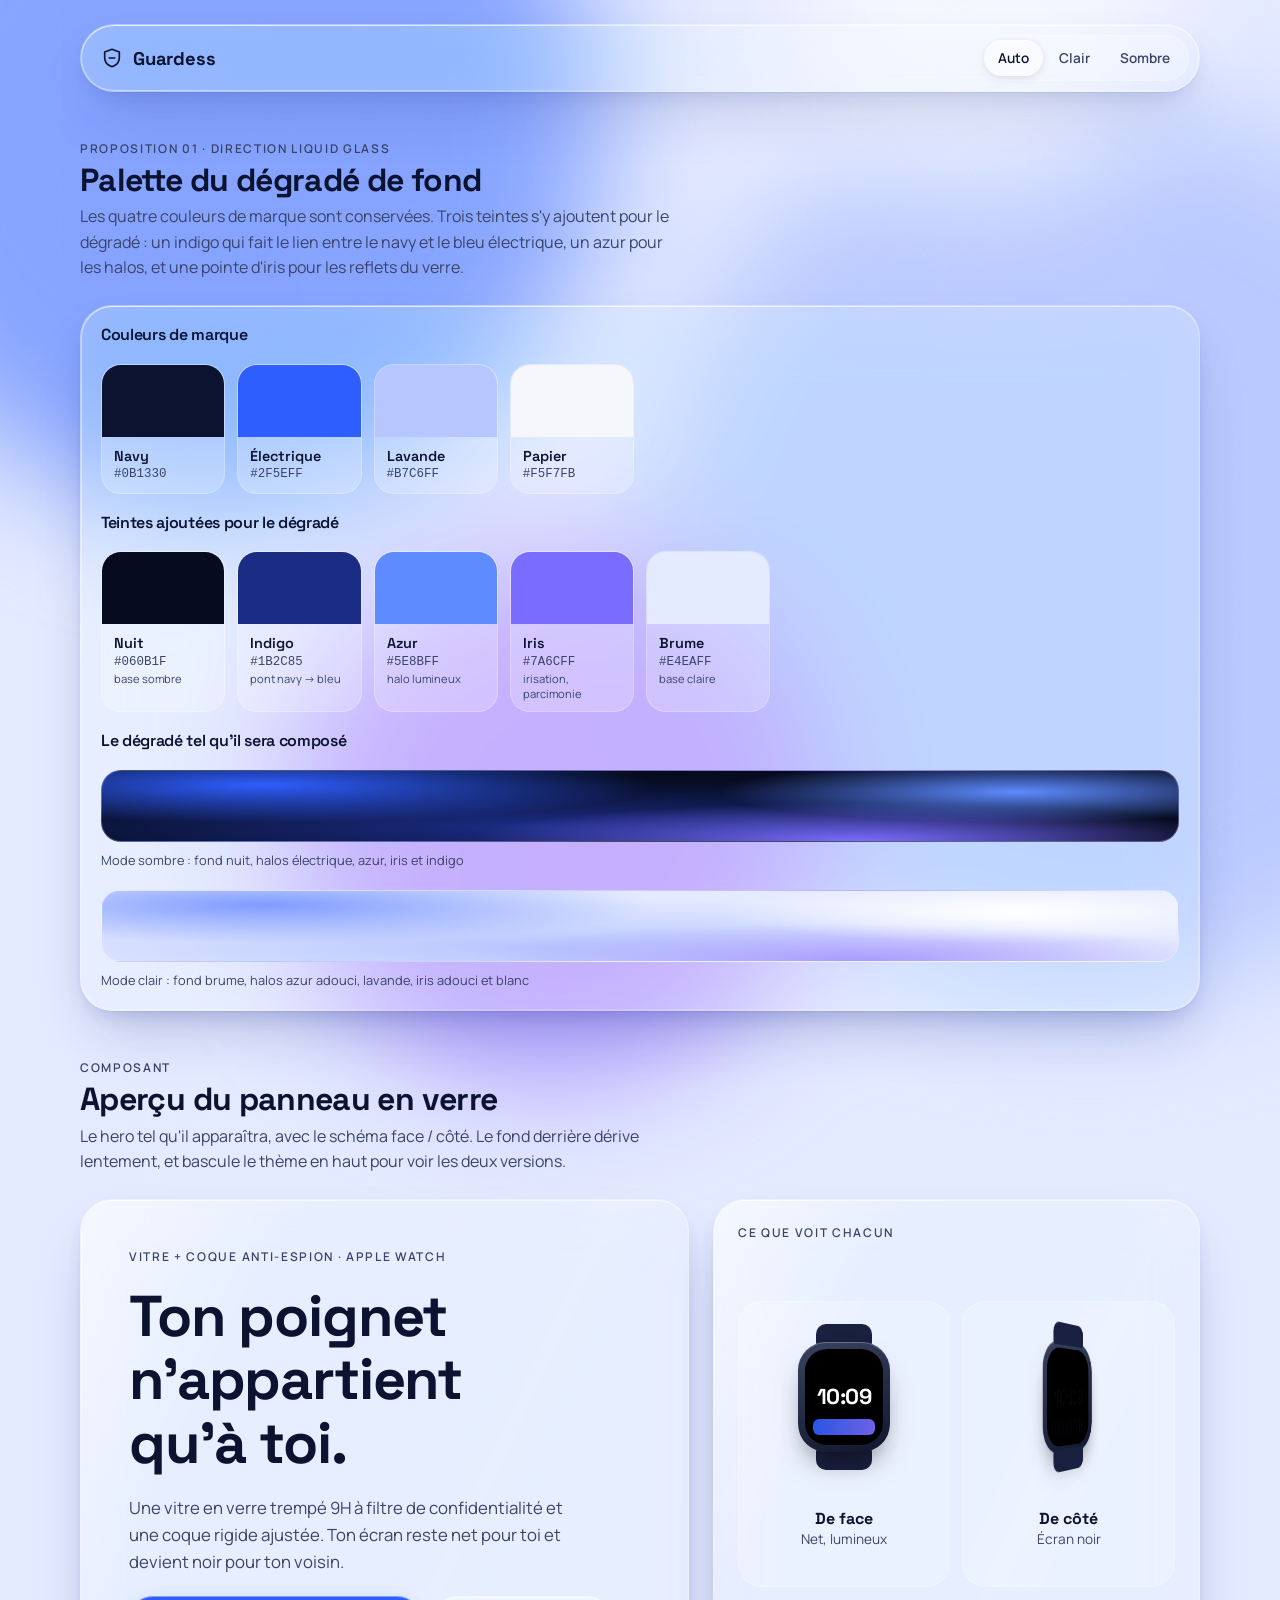
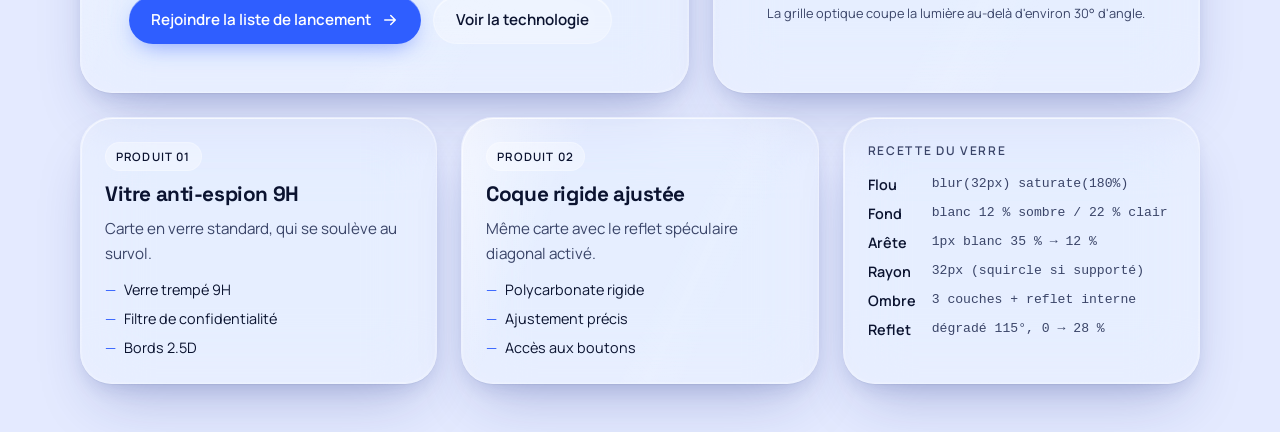
<file: preview.html>
<!doctype html>
<html lang="fr">
<head>
<meta charset="utf-8">
<meta name="viewport" content="width=device-width, initial-scale=1, viewport-fit=cover">
<meta name="robots" content="noindex">
<title>Guardess — Aperçu Liquid Glass</title>
<meta name="color-scheme" content="light dark">
<link rel="preconnect" href="https://fonts.googleapis.com">
<link rel="preconnect" href="https://fonts.gstatic.com" crossorigin>
<link href="https://fonts.googleapis.com/css2?family=Manrope:wght@400;600&family=Space+Grotesk:wght@600;700&display=swap" rel="stylesheet">
<style>
/* ------------------------------------------------------------------
   Palette de marque (identité conservée) + teintes de dégradé ajoutées
   ------------------------------------------------------------------ */
:root {
  --navy-900: #060B1F;   /* nuit : bas du dégradé sombre */
  --navy:     #0B1330;   /* marque */
  --indigo:   #1B2C85;   /* pont entre navy et bleu */
  --electric: #2F5EFF;   /* marque */
  --azure:    #5E8BFF;   /* bleu électrique éclairci : halo */
  --iris:     #7A6CFF;   /* touche violette : irisation du verre */
  --lavender: #B7C6FF;   /* marque */
  --mist:     #E4EAFF;   /* lavande très claire : fond clair */
  --paper:    #F5F7FB;   /* marque */

  --font-display: "Space Grotesk", system-ui, sans-serif;
  --font-body: "Manrope", system-ui, sans-serif;

  --radius-lg: 32px;
  --radius-md: 24px;
  --radius-pill: 999px;
}

/* Thème clair (valeurs par défaut) */
:root {
  --bg-base: var(--mist);
  --blob-1: #7F9BFF;               /* azur adouci */
  --blob-2: var(--lavender);
  --blob-3: #A99BFF;               /* iris adouci */
  --blob-4: #FFFFFF;
  --blob-opacity: .9;

  --text: #0B1330;
  --text-muted: #3A4468;
  --glass-bg: rgba(255, 255, 255, .22);
  --glass-bg-strong: rgba(255, 255, 255, .34);
  --glass-edge: rgba(255, 255, 255, .55);
  --glass-edge-soft: rgba(255, 255, 255, .25);
  --glass-shadow:
    0 1px 1px rgba(11, 19, 48, .04),
    0 8px 20px -6px rgba(27, 44, 133, .16),
    0 30px 60px -20px rgba(27, 44, 133, .28);
  --specular: rgba(255, 255, 255, .55);
  --focus: var(--electric);
  --cta-bg: var(--electric);
  --cta-text: #FFFFFF;
}

@media (prefers-color-scheme: dark) {
  :root:not([data-theme="light"]) {
    --bg-base: var(--navy-900);
    --blob-1: var(--electric);
    --blob-2: var(--indigo);
    --blob-3: var(--iris);
    --blob-4: var(--azure);
    --blob-opacity: .85;

    --text: var(--paper);
    --text-muted: #B9C3E6;
    --glass-bg: rgba(255, 255, 255, .12);
    --glass-bg-strong: rgba(255, 255, 255, .18);
    --glass-edge: rgba(255, 255, 255, .35);
    --glass-edge-soft: rgba(255, 255, 255, .12);
    --glass-shadow:
      0 1px 1px rgba(0, 0, 0, .25),
      0 10px 24px -8px rgba(0, 0, 0, .45),
      0 40px 80px -24px rgba(3, 6, 20, .75);
    --specular: rgba(255, 255, 255, .28);
    --focus: var(--lavender);
    --cta-bg: var(--paper);
    --cta-text: var(--navy);
  }
}
:root[data-theme="dark"] {
  --bg-base: var(--navy-900);
  --blob-1: var(--electric);
  --blob-2: var(--indigo);
  --blob-3: var(--iris);
  --blob-4: var(--azure);
  --blob-opacity: .85;

  --text: var(--paper);
  --text-muted: #B9C3E6;
  --glass-bg: rgba(255, 255, 255, .12);
  --glass-bg-strong: rgba(255, 255, 255, .18);
  --glass-edge: rgba(255, 255, 255, .35);
  --glass-edge-soft: rgba(255, 255, 255, .12);
  --glass-shadow:
    0 1px 1px rgba(0, 0, 0, .25),
    0 10px 24px -8px rgba(0, 0, 0, .45),
    0 40px 80px -24px rgba(3, 6, 20, .75);
  --specular: rgba(255, 255, 255, .28);
  --focus: var(--lavender);
  --cta-bg: var(--paper);
  --cta-text: var(--navy);
}

/* ------------------------------------------------------------------ */
*, *::before, *::after { box-sizing: border-box; }
html { -webkit-text-size-adjust: 100%; }
body {
  margin: 0;
  min-height: 100dvh;
  background: var(--bg-base);
  color: var(--text);
  font: 400 1rem/1.6 var(--font-body);
  padding:
    max(24px, env(safe-area-inset-top))
    max(16px, env(safe-area-inset-right))
    max(48px, env(safe-area-inset-bottom))
    max(16px, env(safe-area-inset-left));
  overflow-x: hidden;
  transition: background-color .5s ease, color .5s ease;
}
h1, h2, h3 { font-family: var(--font-display); font-weight: 700; line-height: 1.1; margin: 0; letter-spacing: -.02em; }
p { margin: 0; }
:focus-visible { outline: 3px solid var(--focus); outline-offset: 3px; border-radius: 12px; }

/* --- Fond mesh : 4 halos flous qui dérivent lentement --- */
.mesh {
  position: fixed; inset: -20vmax; z-index: -1; pointer-events: none;
  filter: blur(60px) saturate(120%);
}
.mesh span {
  position: absolute; border-radius: 50%;
  opacity: var(--blob-opacity);
  transition: background-color .6s ease;
  will-change: transform;
}
.mesh span:nth-child(1) { width: 60vmax; height: 60vmax; left: 5%;  top: 0;   background: var(--blob-1); animation: drift1 26s ease-in-out infinite alternate; }
.mesh span:nth-child(2) { width: 70vmax; height: 70vmax; right: 0;  top: 25%; background: var(--blob-2); animation: drift2 32s ease-in-out infinite alternate; }
.mesh span:nth-child(3) { width: 42vmax; height: 42vmax; left: 30%; bottom: 5%; background: var(--blob-3); animation: drift3 22s ease-in-out infinite alternate; }
.mesh span:nth-child(4) { width: 30vmax; height: 30vmax; right: 20%; top: 5%; background: var(--blob-4); opacity: calc(var(--blob-opacity) * .7); animation: drift1 28s ease-in-out infinite alternate-reverse; }
@keyframes drift1 { to { transform: translate3d(12vmax, 8vmax, 0) scale(1.1); } }
@keyframes drift2 { to { transform: translate3d(-10vmax, -6vmax, 0) scale(.92); } }
@keyframes drift3 { to { transform: translate3d(-8vmax, -10vmax, 0) scale(1.15); } }
/* grain léger pour éviter le banding du dégradé */
.grain {
  position: fixed; inset: 0; z-index: -1; pointer-events: none; opacity: .06; mix-blend-mode: overlay;
  background-image: url("data:image/svg+xml,%3Csvg xmlns='http://www.w3.org/2000/svg' width='160' height='160'%3E%3Cfilter id='n'%3E%3CfeTurbulence type='fractalNoise' baseFrequency='.9' numOctaves='2' stitchTiles='stitch'/%3E%3C/filter%3E%3Crect width='100%25' height='100%25' filter='url(%23n)'/%3E%3C/svg%3E");
}

/* --- Le composant verre --- */
.glass {
  position: relative;
  isolation: isolate;
  background: var(--glass-bg);
  -webkit-backdrop-filter: blur(32px) saturate(180%);
  backdrop-filter: blur(32px) saturate(180%);
  border: 1px solid var(--glass-edge-soft);
  border-radius: var(--radius-lg);
  box-shadow:
    inset 0 1px 0 var(--glass-edge),          /* arête lumineuse haute */
    inset 0 -1px 0 rgba(255, 255, 255, .06),  /* rebond bas */
    var(--glass-shadow);
  transition: transform .5s cubic-bezier(.2, .8, .2, 1), box-shadow .5s ease, background-color .5s ease;
}
/* arête : dégradé de bordure plus clair en haut à gauche */
.glass::after {
  content: ""; position: absolute; inset: 0; border-radius: inherit; padding: 1px; pointer-events: none;
  background: linear-gradient(140deg, var(--glass-edge) 0%, var(--glass-edge-soft) 35%, transparent 60%, var(--glass-edge-soft) 100%);
  -webkit-mask: linear-gradient(#000 0 0) content-box, linear-gradient(#000 0 0);
  -webkit-mask-composite: xor; mask-composite: exclude;
}
/* reflet spéculaire diagonal */
.glass--specular::before {
  content: ""; position: absolute; inset: 0; border-radius: inherit; pointer-events: none; z-index: -1;
  background:
    linear-gradient(115deg, var(--specular) 0%, transparent 28%),
    linear-gradient(115deg, transparent 58%, rgba(255, 255, 255, .08) 64%, transparent 72%);
}
@supports (corner-shape: squircle) {
  .glass, .swatch, .btn, .seg { corner-shape: squircle; }
  .glass { border-radius: 48px; }
}
@media (hover: hover) {
  .glass--lift:hover { transform: translateY(-4px); }
}
@supports not ((backdrop-filter: blur(1px)) or (-webkit-backdrop-filter: blur(1px))) {
  .glass { background: var(--glass-bg-strong); }
}

/* --- Mise en page de l'aperçu --- */
.wrap { max-width: 1120px; margin: 0 auto; display: grid; gap: 24px; }
.topbar {
  display: flex; align-items: center; justify-content: space-between; gap: 12px; flex-wrap: wrap;
  padding: 10px 10px 10px 20px; border-radius: var(--radius-pill);
  position: sticky; top: max(12px, env(safe-area-inset-top)); z-index: 10;
}
.logo { font: 700 1.15rem var(--font-display); letter-spacing: -.01em; display: flex; align-items: center; gap: 10px; }
.logo svg { width: 22px; height: 22px; }
.eyebrow { font: 600 .75rem var(--font-body); text-transform: uppercase; letter-spacing: .14em; color: var(--text-muted); }

.seg { display: inline-flex; padding: 4px; gap: 2px; border-radius: var(--radius-pill); background: var(--glass-bg); border: 1px solid var(--glass-edge-soft); }
.seg button {
  font: 600 .85rem var(--font-body); color: var(--text-muted); background: transparent; border: 0;
  padding: 8px 14px; border-radius: var(--radius-pill); cursor: pointer; min-height: 36px;
  transition: background-color .3s ease, color .3s ease;
}
.seg button[aria-pressed="true"] { background: var(--glass-bg-strong); color: var(--text); box-shadow: inset 0 1px 0 var(--glass-edge), 0 2px 8px rgba(0,0,0,.12); }

.section-title { display: grid; gap: 6px; margin-top: 24px; }
.section-title h2 { font-size: clamp(1.5rem, 4vw, 2rem); }
.section-title p { color: var(--text-muted); max-width: 60ch; }

/* Palette */
.palette { padding: 20px; display: grid; gap: 20px; }
.palette h3 { font-size: 1rem; font-weight: 600; }
.swatches { display: grid; grid-template-columns: repeat(auto-fill, minmax(120px, 1fr)); gap: 12px; }
.swatch { border-radius: 20px; overflow: hidden; border: 1px solid var(--glass-edge-soft); background: var(--glass-bg); }
.swatch i { display: block; height: 72px; }
.swatch div { padding: 10px 12px; font-size: .8rem; line-height: 1.35; }
.swatch b { display: block; font-family: var(--font-display); font-weight: 600; font-size: .9rem; }
.swatch code, .swatch em { display: block; }
.swatch code { font-size: .78rem; color: var(--text-muted); }
.swatch em { font-style: normal; font-size: .7rem; color: var(--text-muted); }
.ramp { height: 72px; border-radius: 20px; border: 1px solid var(--glass-edge-soft); }
.ramp--dark  { background: radial-gradient(60% 90% at 15% 20%, #2F5EFF 0%, transparent 60%), radial-gradient(50% 80% at 85% 30%, #5E8BFF 0%, transparent 55%), radial-gradient(60% 90% at 70% 100%, #7A6CFF 0%, transparent 60%), radial-gradient(80% 100% at 40% 80%, #1B2C85 0%, transparent 70%), #060B1F; }
.ramp--light { background: radial-gradient(60% 90% at 15% 20%, #7F9BFF 0%, transparent 60%), radial-gradient(50% 80% at 85% 30%, #FFFFFF 0%, transparent 55%), radial-gradient(60% 90% at 70% 100%, #A99BFF 0%, transparent 60%), radial-gradient(80% 100% at 40% 80%, #B7C6FF 0%, transparent 70%), #E4EAFF; }
.ramp-row { display: grid; gap: 8px; }
.ramp-row span { font-size: .8rem; color: var(--text-muted); }

/* Panneau hero */
.demo { display: grid; gap: 24px; grid-template-columns: 1fr; }
@media (min-width: 880px) { .demo { grid-template-columns: 1.25fr 1fr; align-items: stretch; } }
.hero-panel { padding: clamp(24px, 5vw, 48px); display: grid; gap: 20px; align-content: center; }
.hero-panel h1 { font-size: clamp(2.2rem, 7vw, 3.6rem); text-wrap: balance; }
.hero-panel p { color: var(--text-muted); font-size: 1.05rem; max-width: 44ch; }
.actions { display: flex; gap: 12px; flex-wrap: wrap; }
.btn {
  display: inline-flex; align-items: center; gap: 10px; min-height: 48px; padding: 0 22px;
  font: 600 .95rem var(--font-body); text-decoration: none; border-radius: var(--radius-pill); cursor: pointer;
  transition: transform .3s cubic-bezier(.2,.8,.2,1), box-shadow .3s ease, background-color .3s ease;
}
.btn--primary { background: var(--cta-bg); color: var(--cta-text); border: 0; box-shadow: 0 8px 24px -8px rgba(47, 94, 255, .6), inset 0 1px 0 rgba(255,255,255,.4); }
.btn--glass { color: var(--text); background: var(--glass-bg); border: 1px solid var(--glass-edge-soft); box-shadow: inset 0 1px 0 var(--glass-edge); -webkit-backdrop-filter: blur(24px) saturate(180%); backdrop-filter: blur(24px) saturate(180%); }
@media (hover: hover) { .btn:hover { transform: translateY(-2px); } }
.btn svg { width: 18px; height: 18px; }

/* Schéma face / côté */
.views { padding: 24px; display: grid; gap: 16px; }
.views__grid { display: grid; grid-template-columns: 1fr 1fr; gap: 12px; }
.view { display: grid; justify-items: center; gap: 14px; padding: 20px 8px 16px; border-radius: var(--radius-md); background: var(--glass-bg); border: 1px solid var(--glass-edge-soft); }
.view figcaption { text-align: center; font-size: .85rem; line-height: 1.35; }
.view figcaption b { display: block; font-family: var(--font-display); font-size: 1rem; }
.view figcaption span { color: var(--text-muted); }
.stage { perspective: 520px; height: 150px; display: grid; place-items: center; }
.watch { position: relative; width: 92px; height: 110px; border-radius: 28px; background: linear-gradient(160deg, #3A4260, #10162C); padding: 7px; box-shadow: 0 16px 30px -12px rgba(0,0,0,.6), inset 0 1px 0 rgba(255,255,255,.25); }
.watch::before, .watch::after { content: ""; position: absolute; left: 18px; right: 18px; height: 22px; background: #1A2140; z-index: -1; }
.watch::before { top: -18px; border-radius: 10px 10px 4px 4px; }
.watch::after  { bottom: -18px; border-radius: 4px 4px 10px 10px; }
.screen { position: relative; height: 100%; border-radius: 22px; background: #000; overflow: hidden; display: grid; place-items: center; }
.screen .time { font: 700 1.35rem var(--font-display); color: #fff; letter-spacing: -.02em; }
.screen .notif { position: absolute; left: 8px; right: 8px; bottom: 10px; height: 16px; border-radius: 6px; background: linear-gradient(90deg, #2F5EFF, #7A6CFF); opacity: .9; }
.screen .louvre { position: absolute; inset: 0; opacity: 0; background: repeating-linear-gradient(90deg, rgba(0,0,0,.95) 0 3px, rgba(0,0,0,.55) 3px 5px); transition: opacity .6s ease; }
.watch--side { transform: rotateY(58deg); }
.watch--side .louvre { opacity: 1; }
.watch--side .time, .watch--side .notif { opacity: .08; }
.views__note { font-size: .8rem; color: var(--text-muted); text-align: center; }

/* Carte produit */
.cards { display: grid; gap: 24px; grid-template-columns: 1fr; }
@media (min-width: 720px) { .cards { grid-template-columns: repeat(3, 1fr); } }
.card { padding: 24px; display: grid; gap: 12px; align-content: start; }
.card .chip { justify-self: start; font: 600 .72rem var(--font-body); letter-spacing: .1em; text-transform: uppercase; padding: 6px 10px; border-radius: var(--radius-pill); background: var(--glass-bg-strong); border: 1px solid var(--glass-edge-soft); }
.card h3 { font-size: 1.3rem; }
.card p { color: var(--text-muted); font-size: .95rem; }
.card ul { margin: 0; padding: 0; list-style: none; display: grid; gap: 6px; font-size: .9rem; }
.card li::before { content: "—"; margin-right: 8px; color: var(--electric); }
@media (prefers-color-scheme: dark) { :root:not([data-theme="light"]) .card li::before { color: var(--lavender); } }
:root[data-theme="dark"] .card li::before { color: var(--lavender); }

.spec { padding: 20px 24px; font-size: .9rem; }
.spec dl { margin: 0; display: grid; grid-template-columns: max-content 1fr; gap: 6px 16px; }
.spec dt { font-weight: 600; }
.spec dd { margin: 0; color: var(--text-muted); font-family: ui-monospace, SFMono-Regular, Menlo, monospace; font-size: .82rem; }

/* Apparition au scroll */
.reveal { opacity: 0; transform: translateY(16px); transition: opacity .8s ease, transform .8s cubic-bezier(.2,.8,.2,1); }
.reveal.is-in { opacity: 1; transform: none; }

@media (prefers-reduced-motion: reduce) {
  .mesh span:nth-child(n) { animation: none; }
  .reveal { opacity: 1; transform: none; transition: none; }
  .glass, .btn, .screen .louvre { transition: none; }
  .glass--lift:hover, .btn:hover { transform: none; }
}
</style>
</head>
<body>
<div class="mesh" aria-hidden="true"><span></span><span></span><span></span><span></span></div>
<div class="grain" aria-hidden="true"></div>

<main class="wrap">
  <header class="glass topbar">
    <span class="logo">
      <svg viewBox="0 0 24 24" fill="none" aria-hidden="true"><path d="M12 2.5 4 5.5v6c0 5 3.4 8.6 8 10 4.6-1.4 8-5 8-10v-6l-8-3Z" stroke="currentColor" stroke-width="1.8" stroke-linejoin="round"/><path d="M9 12h6" stroke="currentColor" stroke-width="1.8" stroke-linecap="round"/></svg>
      Guardess
    </span>
    <div class="seg" role="group" aria-label="Thème de l'aperçu">
      <button type="button" data-theme-set="auto" aria-pressed="true">Auto</button>
      <button type="button" data-theme-set="light" aria-pressed="false">Clair</button>
      <button type="button" data-theme-set="dark" aria-pressed="false">Sombre</button>
    </div>
  </header>

  <div class="section-title reveal">
    <span class="eyebrow">Proposition 01 · Direction Liquid Glass</span>
    <h2>Palette du dégradé de fond</h2>
    <p>Les quatre couleurs de marque sont conservées. Trois teintes s'y ajoutent pour le dégradé : un indigo qui fait le lien entre le navy et le bleu électrique, un azur pour les halos, et une pointe d'iris pour les reflets du verre.</p>
  </div>

  <section class="glass palette reveal" aria-labelledby="pal-h">
    <h3 id="pal-h">Couleurs de marque</h3>
    <div class="swatches">
      <div class="swatch"><i style="background:#0B1330"></i><div><b>Navy</b><code>#0B1330</code></div></div>
      <div class="swatch"><i style="background:#2F5EFF"></i><div><b>Électrique</b><code>#2F5EFF</code></div></div>
      <div class="swatch"><i style="background:#B7C6FF"></i><div><b>Lavande</b><code>#B7C6FF</code></div></div>
      <div class="swatch"><i style="background:#F5F7FB"></i><div><b>Papier</b><code>#F5F7FB</code></div></div>
    </div>
    <h3>Teintes ajoutées pour le dégradé</h3>
    <div class="swatches">
      <div class="swatch"><i style="background:#060B1F"></i><div><b>Nuit</b><code>#060B1F</code><em>base sombre</em></div></div>
      <div class="swatch"><i style="background:#1B2C85"></i><div><b>Indigo</b><code>#1B2C85</code><em>pont navy → bleu</em></div></div>
      <div class="swatch"><i style="background:#5E8BFF"></i><div><b>Azur</b><code>#5E8BFF</code><em>halo lumineux</em></div></div>
      <div class="swatch"><i style="background:#7A6CFF"></i><div><b>Iris</b><code>#7A6CFF</code><em>irisation, parcimonie</em></div></div>
      <div class="swatch"><i style="background:#E4EAFF"></i><div><b>Brume</b><code>#E4EAFF</code><em>base claire</em></div></div>
    </div>
    <h3>Le dégradé tel qu'il sera composé</h3>
    <div class="ramp-row"><div class="ramp ramp--dark"></div><span>Mode sombre : fond nuit, halos électrique, azur, iris et indigo</span></div>
    <div class="ramp-row"><div class="ramp ramp--light"></div><span>Mode clair : fond brume, halos azur adouci, lavande, iris adouci et blanc</span></div>
  </section>

  <div class="section-title reveal">
    <span class="eyebrow">Composant</span>
    <h2>Aperçu du panneau en verre</h2>
    <p>Le hero tel qu'il apparaîtra, avec le schéma face / côté. Le fond derrière dérive lentement, et bascule le thème en haut pour voir les deux versions.</p>
  </div>

  <section class="demo">
    <div class="glass glass--specular hero-panel reveal">
      <span class="eyebrow">Vitre + coque anti-espion · Apple Watch</span>
      <h1>Ton poignet n'appartient qu'à toi.</h1>
      <p>Une vitre en verre trempé 9H à filtre de confidentialité et une coque rigide ajustée. Ton écran reste net pour toi et devient noir pour ton voisin.</p>
      <div class="actions">
        <a class="btn btn--primary" href="mailto:guardess.contact@gmail.com?subject=Liste%20de%20lancement%20Guardess">
          Rejoindre la liste de lancement
          <svg viewBox="0 0 24 24" fill="none" aria-hidden="true"><path d="M5 12h14m-6-6 6 6-6 6" stroke="currentColor" stroke-width="2" stroke-linecap="round" stroke-linejoin="round"/></svg>
        </a>
        <a class="btn btn--glass" href="#tech">Voir la technologie</a>
      </div>
    </div>

    <figure class="glass glass--specular views reveal" id="tech" style="margin:0" aria-labelledby="views-cap">
      <span class="eyebrow" id="views-cap">Ce que voit chacun</span>
      <div class="views__grid">
        <figure class="view" style="margin:0">
          <div class="stage"><div class="watch"><div class="screen"><span class="time">10:09</span><span class="notif"></span><span class="louvre"></span></div></div></div>
          <figcaption><b>De face</b><span>Net, lumineux</span></figcaption>
        </figure>
        <figure class="view" style="margin:0">
          <div class="stage"><div class="watch watch--side"><div class="screen"><span class="time">10:09</span><span class="notif"></span><span class="louvre"></span></div></div></div>
          <figcaption><b>De côté</b><span>Écran noir</span></figcaption>
        </figure>
      </div>
      <p class="views__note">La grille optique coupe la lumière au-delà d'environ 30° d'angle.</p>
    </figure>
  </section>

  <section class="cards" aria-label="Variantes de carte">
    <article class="glass glass--lift card reveal">
      <span class="chip">Produit 01</span>
      <h3>Vitre anti-espion 9H</h3>
      <p>Carte en verre standard, qui se soulève au survol.</p>
      <ul><li>Verre trempé 9H</li><li>Filtre de confidentialité</li><li>Bords 2.5D</li></ul>
    </article>
    <article class="glass glass--lift glass--specular card reveal">
      <span class="chip">Produit 02</span>
      <h3>Coque rigide ajustée</h3>
      <p>Même carte avec le reflet spéculaire diagonal activé.</p>
      <ul><li>Polycarbonate rigide</li><li>Ajustement précis</li><li>Accès aux boutons</li></ul>
    </article>
    <div class="glass spec reveal">
      <span class="eyebrow">Recette du verre</span>
      <dl style="margin-top:12px">
        <dt>Flou</dt><dd>blur(32px) saturate(180%)</dd>
        <dt>Fond</dt><dd>blanc 12 % sombre / 22 % clair</dd>
        <dt>Arête</dt><dd>1px blanc 35 % → 12 %</dd>
        <dt>Rayon</dt><dd>32px (squircle si supporté)</dd>
        <dt>Ombre</dt><dd>3 couches + reflet interne</dd>
        <dt>Reflet</dt><dd>dégradé 115°, 0 → 28 %</dd>
      </dl>
    </div>
  </section>
</main>

<script>
(() => {
  const root = document.documentElement;
  const buttons = document.querySelectorAll('[data-theme-set]');
  const apply = (t) => {
    if (t === 'auto') root.removeAttribute('data-theme'); else root.setAttribute('data-theme', t);
    buttons.forEach(b => b.setAttribute('aria-pressed', String(b.dataset.themeSet === t)));
  };
  buttons.forEach(b => b.addEventListener('click', () => apply(b.dataset.themeSet)));

  const els = document.querySelectorAll('.reveal');
  if (!('IntersectionObserver' in window) || matchMedia('(prefers-reduced-motion: reduce)').matches) {
    els.forEach(e => e.classList.add('is-in'));
    return;
  }
  const io = new IntersectionObserver((entries) => {
    entries.forEach(e => { if (e.isIntersecting) { e.target.classList.add('is-in'); io.unobserve(e.target); } });
  }, { threshold: .12 });
  els.forEach(e => io.observe(e));
})();
</script>
</body>
</html>
</file>
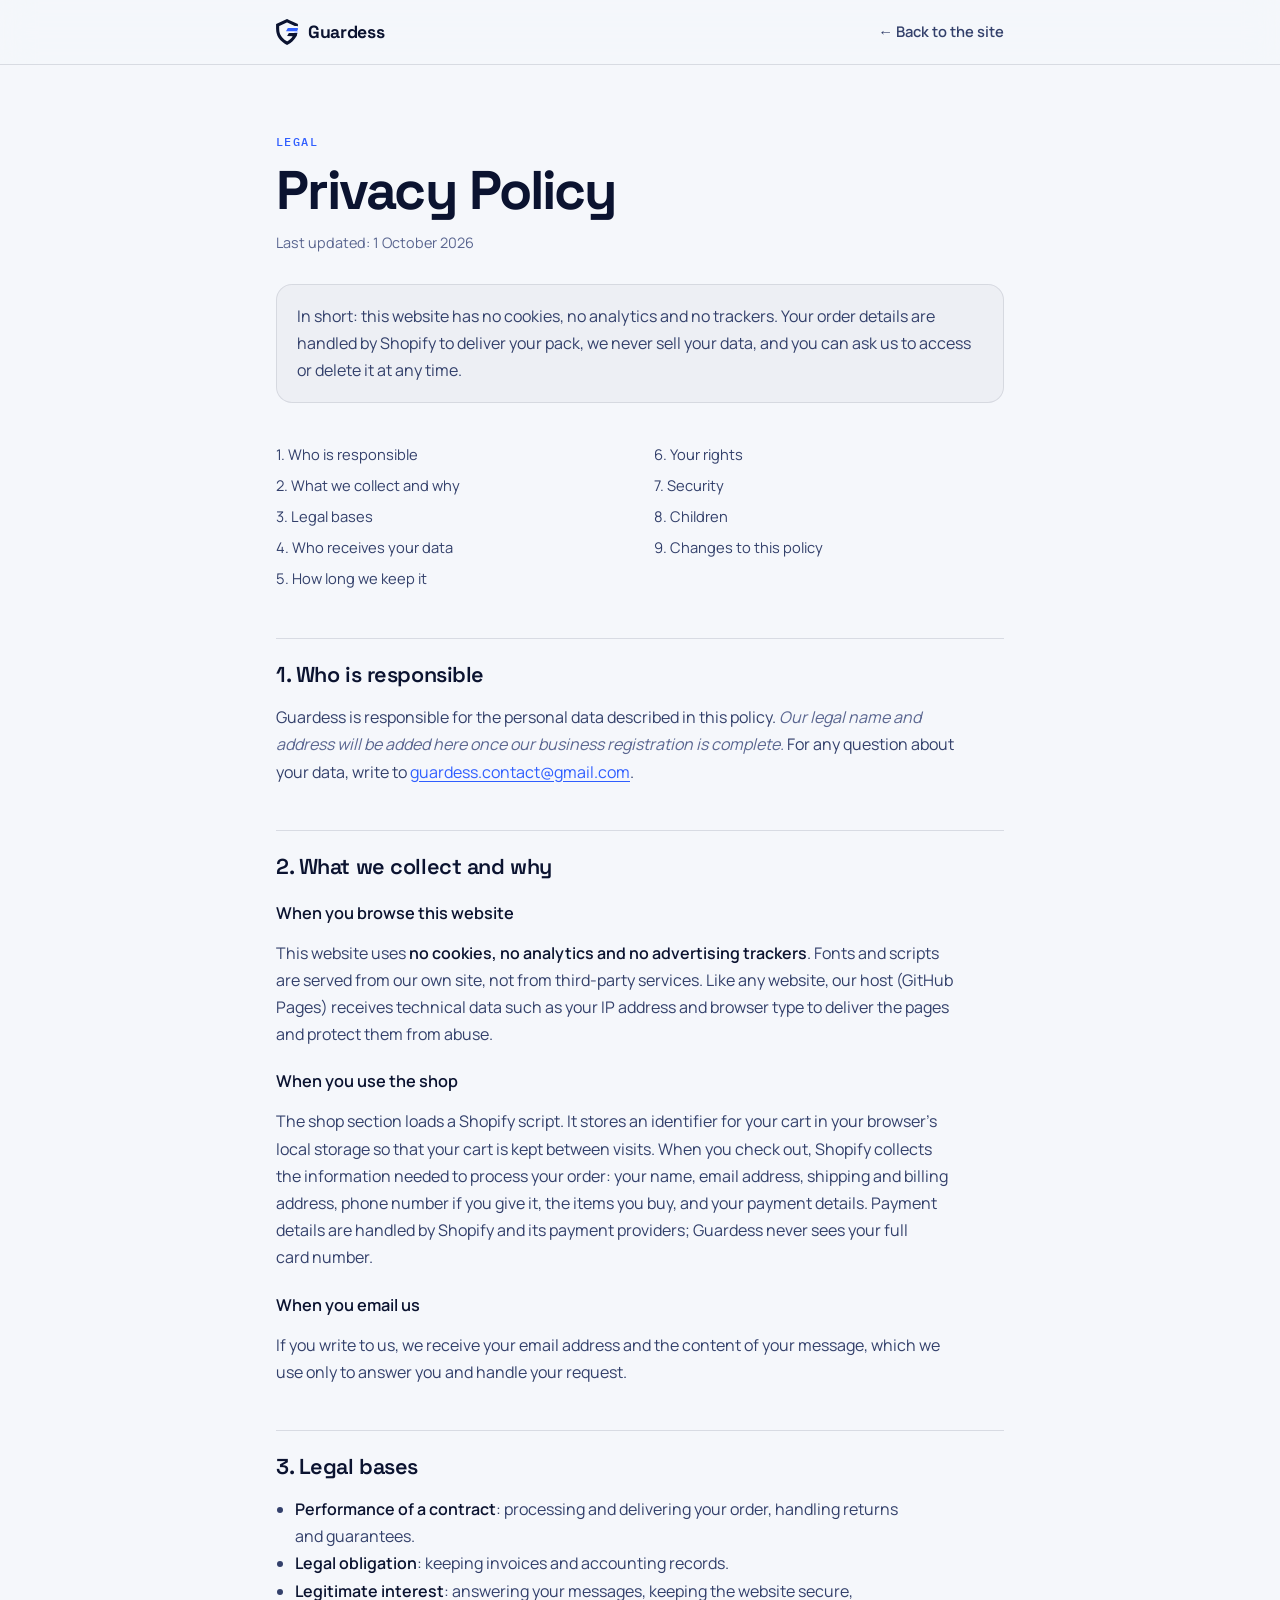
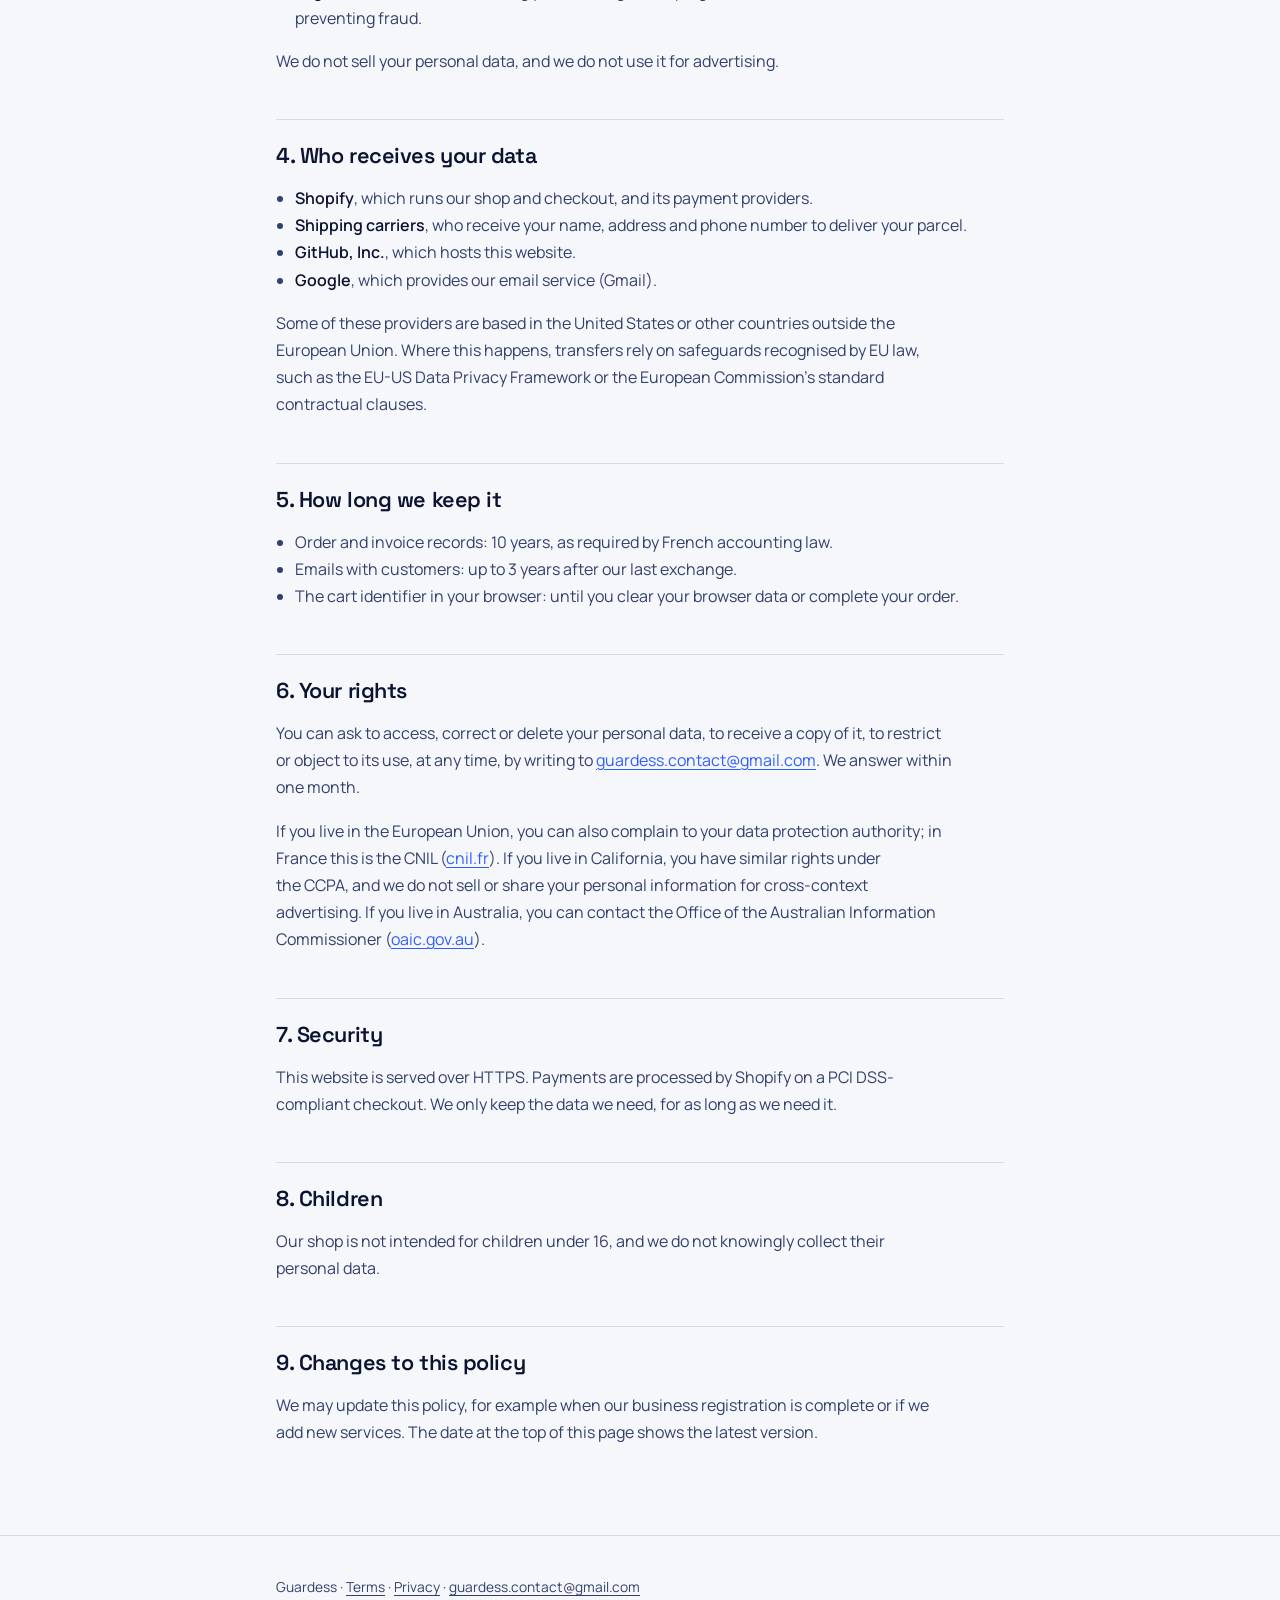
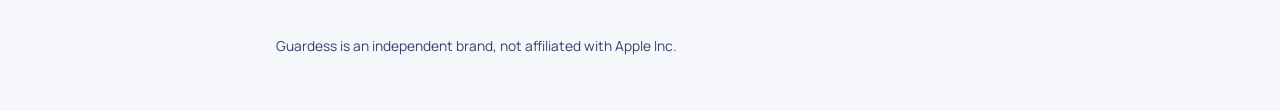
<file: privacy.html>
<!doctype html>
<html lang="en">
<head>
<meta charset="utf-8">
<meta name="viewport" content="width=device-width, initial-scale=1, viewport-fit=cover">
<title>Privacy Policy · Guardess</title>
<meta name="description" content="How Guardess handles personal data: no cookies or analytics on the site, orders processed by Shopify, and your rights.">
<meta name="color-scheme" content="dark light">
<link rel="icon" href="assets/logo.svg" type="image/svg+xml">
<link rel="apple-touch-icon" href="assets/logo-180.png">
<link rel="stylesheet" href="assets/css/fonts.css">
<link rel="stylesheet" href="assets/css/legal.css">
</head>
<body>
<header class="top">
  <div class="wrap">
    <a class="brand" href="./"><svg class="logo" viewBox="0 0 249 295" aria-hidden="true"><path class="lg-shield" fill-rule="evenodd" d="M124.0 1.0 L1.9 55.6 L0.9 58.4 L0.9 115.5 L2.0 119.2 L2.0 131.6 L3.0 134.2 L3.0 140.6 L8.1 165.1 L15.2 185.5 L25.2 205.5 L32.5 216.9 L48.1 236.6 L74.0 261.4 L99.4 279.6 L114.4 288.6 L125.4 293.6 L145.5 282.6 L163.9 270.4 L184.9 253.4 L202.4 235.9 L214.4 220.9 L231.4 196.0 L235.5 192.6 L236.9 180.2 L242.5 159.2 L240.6 158.0 L158.2 158.0 L155.6 159.0 L145.5 159.4 L125.6 191.9 L125.8 193.6 L187.4 193.9 L188.6 195.5 L177.5 210.9 L159.9 228.5 L141.9 242.5 L129.5 250.8 L124.1 252.6 L105.0 240.5 L93.0 231.5 L82.2 221.9 L68.4 206.9 L62.4 198.9 L52.1 182.5 L47.1 171.5 L42.0 157.1 L37.9 137.6 L37.9 132.2 L36.9 129.6 L36.9 119.2 L35.9 116.6 L36.2 80.2 L50.4 73.1 L123.2 40.9 L126.6 40.9 L212.2 78.9 L232.6 77.9 L245.8 81.8 L247.4 81.5 L248.0 79.4 L247.6 55.6 L147.5 10.2 L126.2 1.1Z"/><path class="lg-bar" d="M114.1 136.9 L115.5 137.9 L209.6 137.9 L212.2 138.9 L232.6 138.9 L237.9 137.8 L247.9 119.9 L247.9 103.2 L246.4 102.0 L135.0 102.1 L130.1 108.8 L129.2 111.5 L114.5 135.0Z"/><path class="lg-tip" d="M246.6 124.8 L244.5 126.0 L237.9 137.9 L232.6 139.0 L211.1 139.2 L209.0 143.2 L206.8 157.2 L207.9 157.9 L243.2 158.1 L243.9 152.2 L245.9 145.6 L246.9 135.2 L247.9 132.9 L247.9 128.0Z M248.8 102.5 L248.0 104.5 L248.0 116.4 L248.9 118.4Z"/></svg>Guardess</a>
    <a class="back" href="./">&larr; Back to the site</a>
  </div>
</header>
<main class="wrap">
  <p class="kicker">Legal</p>
  <h1>Privacy Policy</h1>
  <p class="updated">Last updated: 1 October 2026</p>
  <div class="summary"><p>In short: this website has no cookies, no analytics and no trackers. Your order details are handled by Shopify to deliver your pack, we never sell your data, and you can ask us to access or delete it at any time.</p></div>
  <ol class="toc"><li><a href="#who">1. Who is responsible</a></li><li><a href="#collect">2. What we collect and why</a></li><li><a href="#bases">3. Legal bases</a></li><li><a href="#share">4. Who receives your data</a></li><li><a href="#keep">5. How long we keep it</a></li><li><a href="#rights">6. Your rights</a></li><li><a href="#security">7. Security</a></li><li><a href="#children">8. Children</a></li><li><a href="#changes">9. Changes to this policy</a></li></ol>

    <h2 id="who">1. Who is responsible</h2>
    <p>Guardess is responsible for the personal data described in this policy. <span class="pending">Our legal name and address will be added here once our business registration is complete.</span> For any question about your data, write to <a href="mailto:guardess.contact@gmail.com">guardess.contact@gmail.com</a>.</p>

    <h2 id="collect">2. What we collect and why</h2>
    <h3>When you browse this website</h3>
    <p>This website uses <strong>no cookies, no analytics and no advertising trackers</strong>. Fonts and scripts are served from our own site, not from third-party services. Like any website, our host (GitHub Pages) receives technical data such as your IP address and browser type to deliver the pages and protect them from abuse.</p>
    <h3>When you use the shop</h3>
    <p>The shop section loads a Shopify script. It stores an identifier for your cart in your browser's local storage so that your cart is kept between visits. When you check out, Shopify collects the information needed to process your order: your name, email address, shipping and billing address, phone number if you give it, the items you buy, and your payment details. Payment details are handled by Shopify and its payment providers; Guardess never sees your full card number.</p>
    <h3>When you email us</h3>
    <p>If you write to us, we receive your email address and the content of your message, which we use only to answer you and handle your request.</p>

    <h2 id="bases">3. Legal bases</h2>
    <ul>
      <li><strong>Performance of a contract</strong>: processing and delivering your order, handling returns and guarantees.</li>
      <li><strong>Legal obligation</strong>: keeping invoices and accounting records.</li>
      <li><strong>Legitimate interest</strong>: answering your messages, keeping the website secure, preventing fraud.</li>
    </ul>
    <p>We do not sell your personal data, and we do not use it for advertising.</p>

    <h2 id="share">4. Who receives your data</h2>
    <ul>
      <li><strong>Shopify</strong>, which runs our shop and checkout, and its payment providers.</li>
      <li><strong>Shipping carriers</strong>, who receive your name, address and phone number to deliver your parcel.</li>
      <li><strong>GitHub, Inc.</strong>, which hosts this website.</li>
      <li><strong>Google</strong>, which provides our email service (Gmail).</li>
    </ul>
    <p>Some of these providers are based in the United States or other countries outside the European Union. Where this happens, transfers rely on safeguards recognised by EU law, such as the EU-US Data Privacy Framework or the European Commission's standard contractual clauses.</p>

    <h2 id="keep">5. How long we keep it</h2>
    <ul>
      <li>Order and invoice records: 10 years, as required by French accounting law.</li>
      <li>Emails with customers: up to 3 years after our last exchange.</li>
      <li>The cart identifier in your browser: until you clear your browser data or complete your order.</li>
    </ul>

    <h2 id="rights">6. Your rights</h2>
    <p>You can ask to access, correct or delete your personal data, to receive a copy of it, to restrict or object to its use, at any time, by writing to <a href="mailto:guardess.contact@gmail.com">guardess.contact@gmail.com</a>. We answer within one month.</p>
    <p>If you live in the European Union, you can also complain to your data protection authority; in France this is the CNIL (<a href="https://www.cnil.fr">cnil.fr</a>). If you live in California, you have similar rights under the CCPA, and we do not sell or share your personal information for cross-context advertising. If you live in Australia, you can contact the Office of the Australian Information Commissioner (<a href="https://www.oaic.gov.au">oaic.gov.au</a>).</p>

    <h2 id="security">7. Security</h2>
    <p>This website is served over HTTPS. Payments are processed by Shopify on a PCI DSS-compliant checkout. We only keep the data we need, for as long as we need it.</p>

    <h2 id="children">8. Children</h2>
    <p>Our shop is not intended for children under 16, and we do not knowingly collect their personal data.</p>

    <h2 id="changes">9. Changes to this policy</h2>
    <p>We may update this policy, for example when our business registration is complete or if we add new services. The date at the top of this page shows the latest version.</p>

</main>
<footer>
  <div class="wrap">
    <p>Guardess · <a href="terms.html">Terms</a> · <a href="privacy.html">Privacy</a> · <a href="mailto:guardess.contact@gmail.com">guardess.contact@gmail.com</a></p>
    <p>Guardess is an independent brand, not affiliated with Apple Inc.</p>
  </div>
</footer>
</body>
</html>
</file>
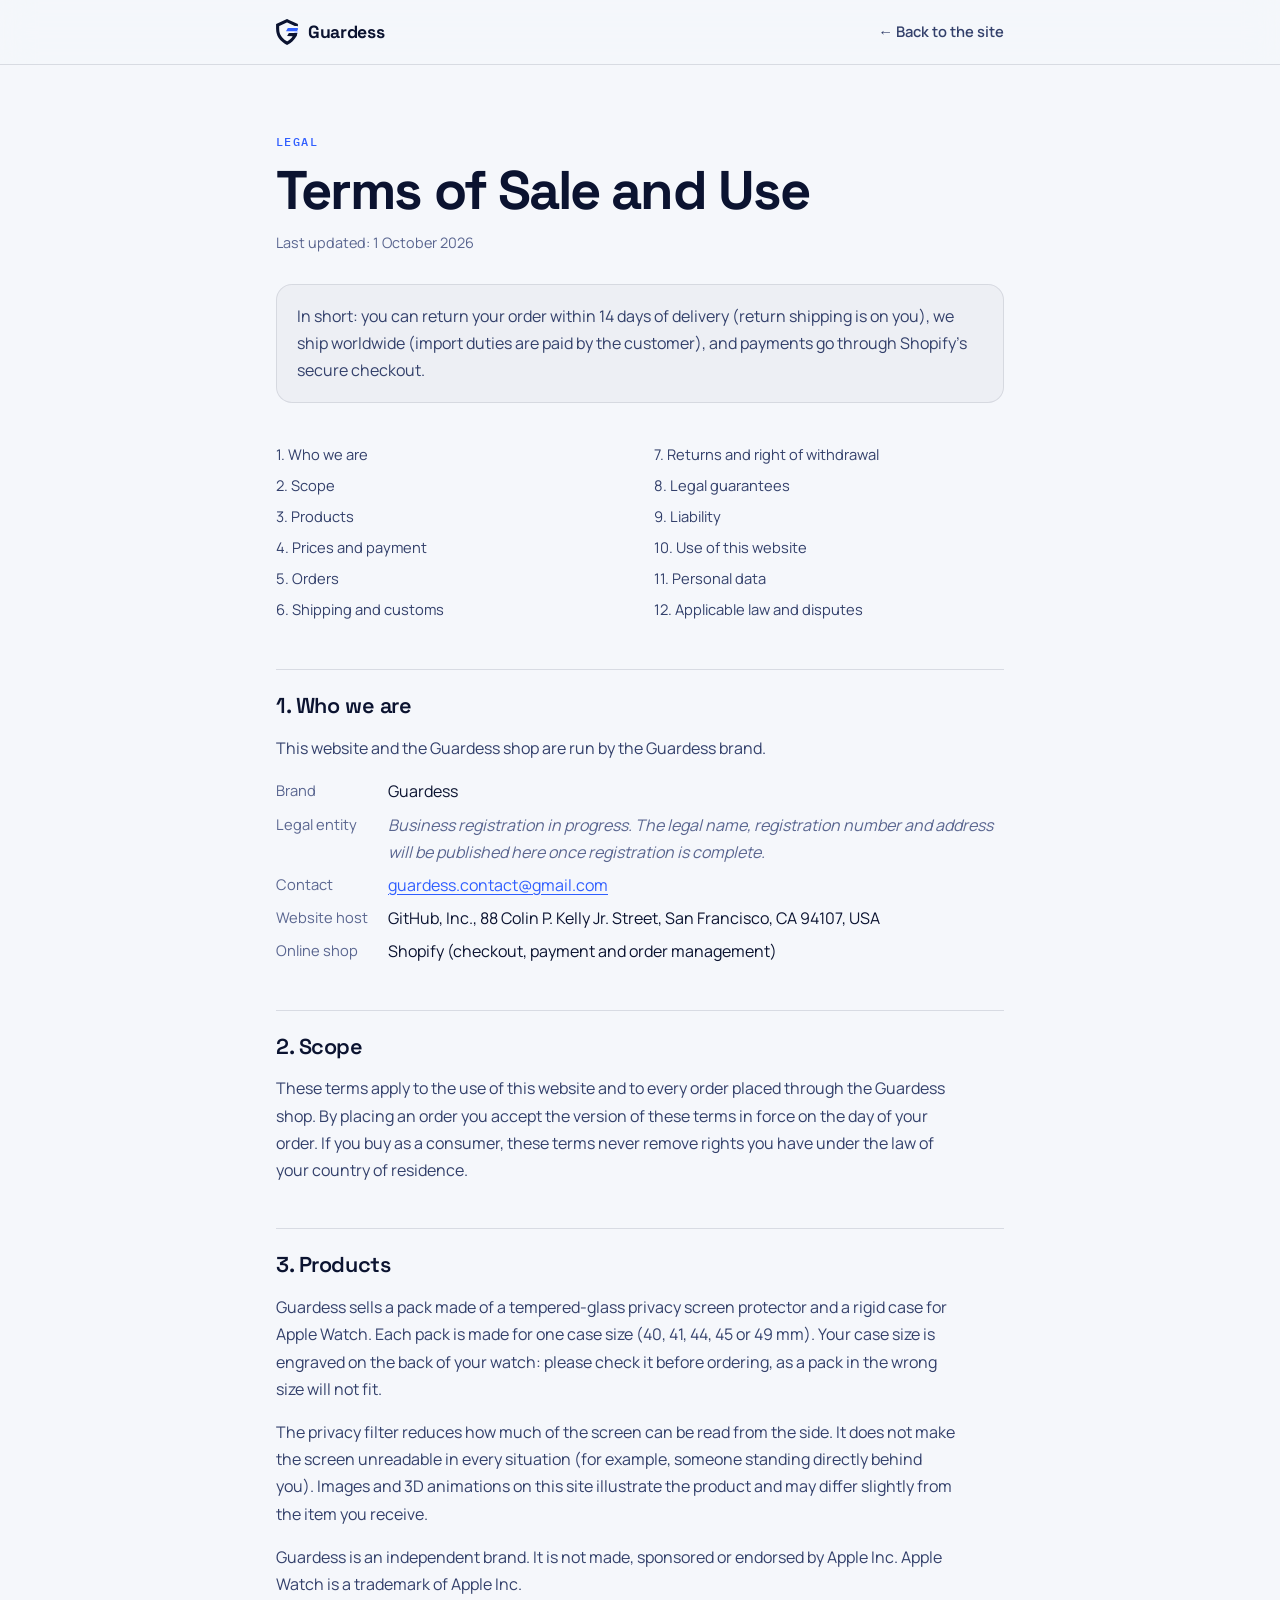
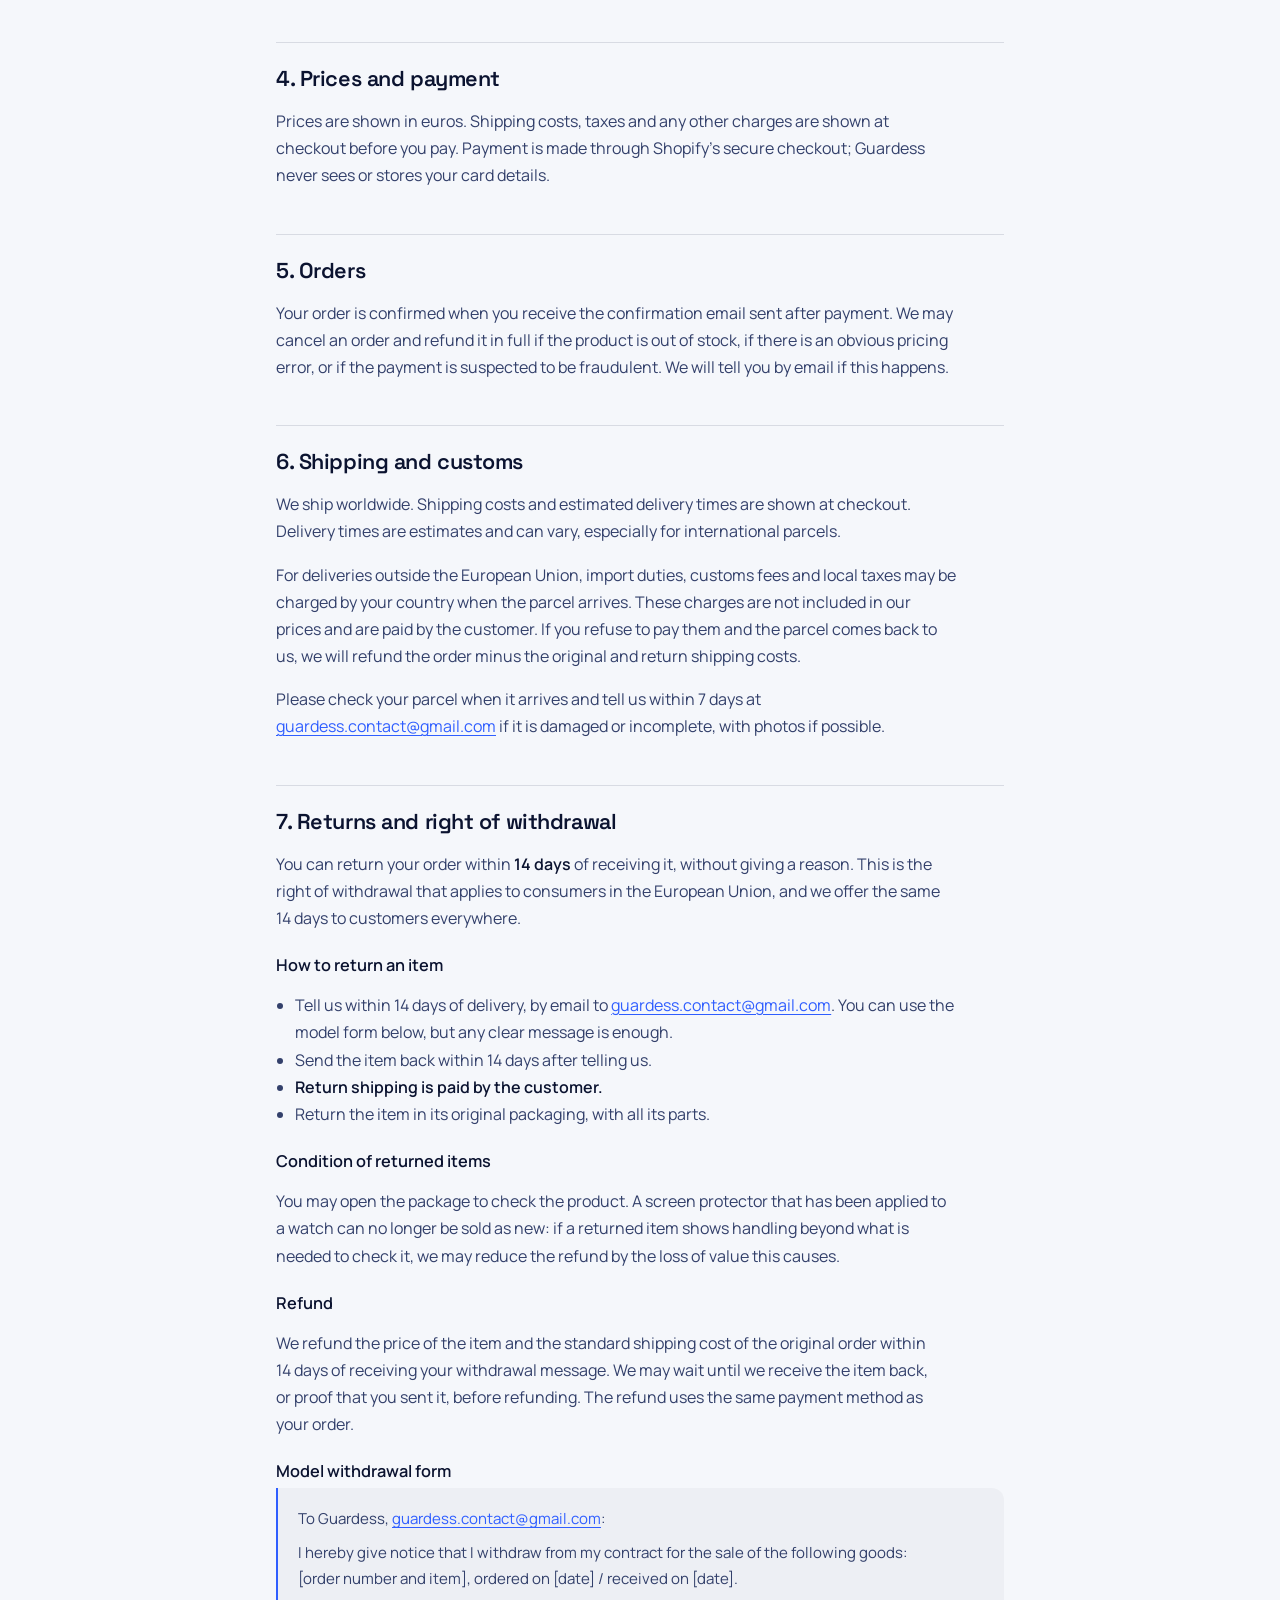
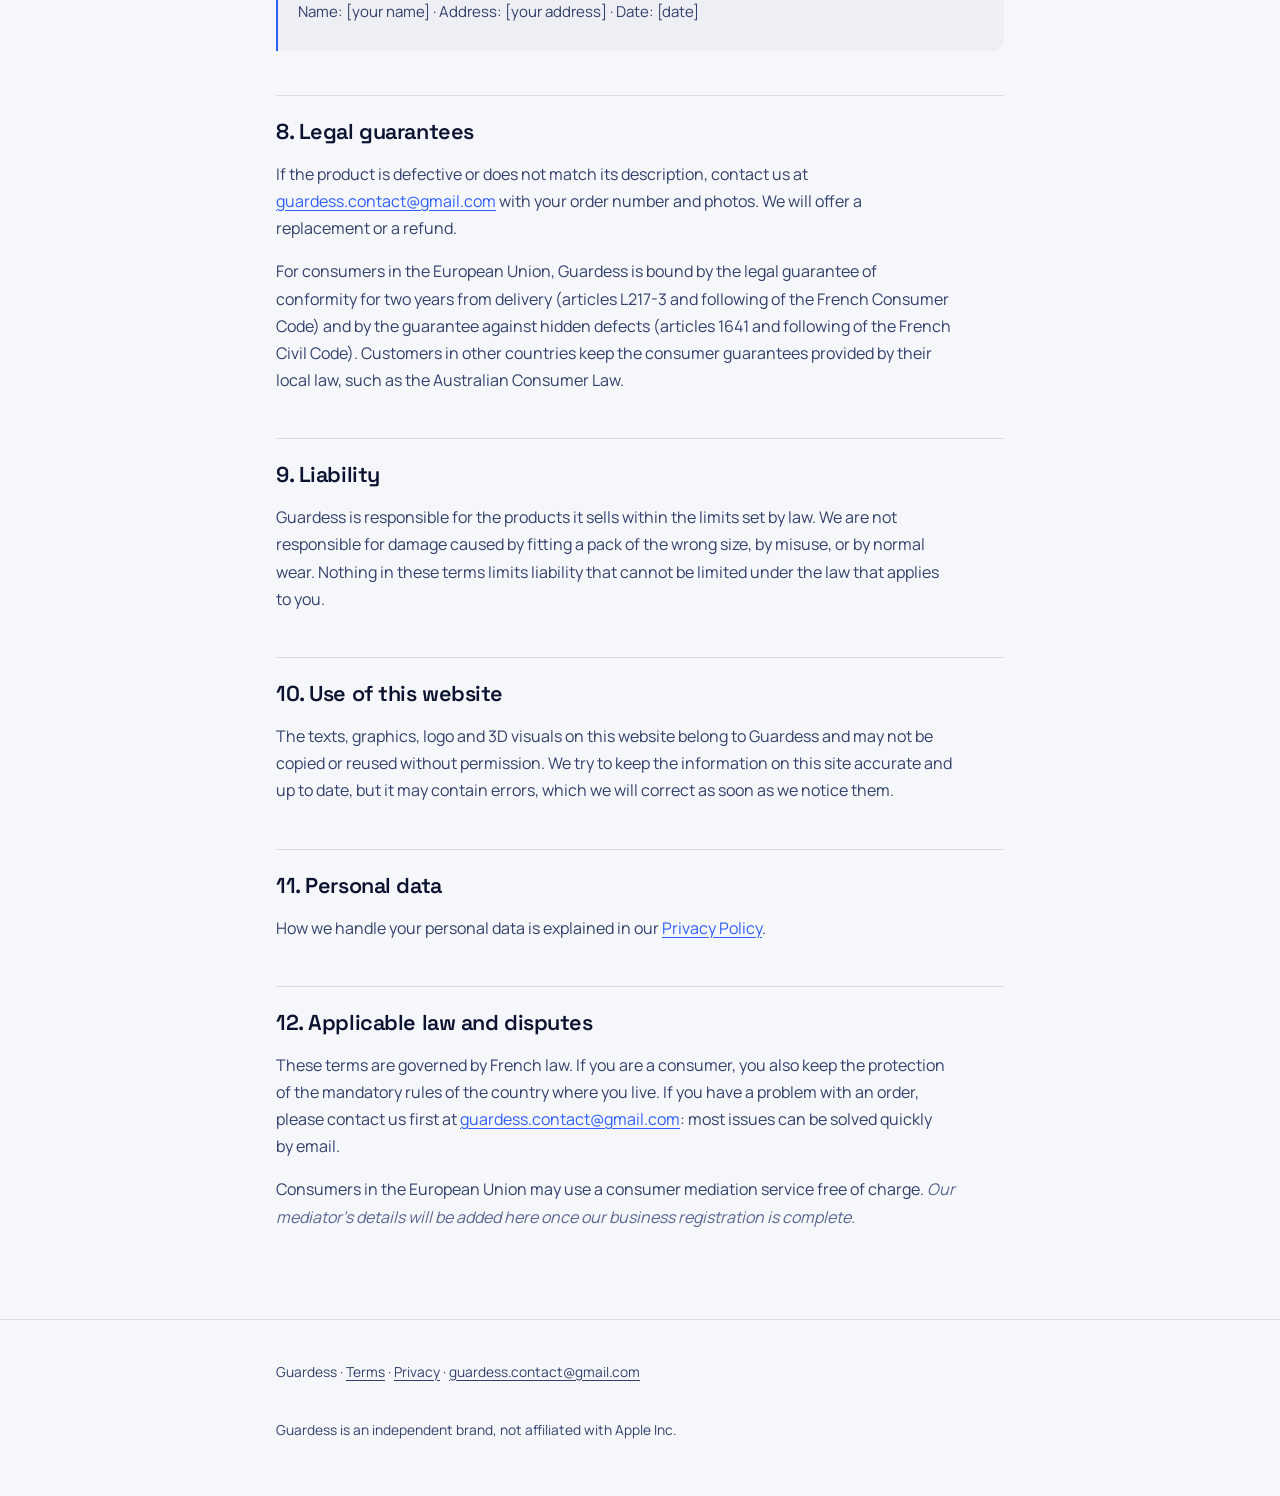
<file: terms.html>
<!doctype html>
<html lang="en">
<head>
<meta charset="utf-8">
<meta name="viewport" content="width=device-width, initial-scale=1, viewport-fit=cover">
<title>Terms of Sale · Guardess</title>
<meta name="description" content="Terms of sale and use for the Guardess website and shop: orders, worldwide shipping, 14-day returns and legal guarantees.">
<meta name="color-scheme" content="dark light">
<link rel="icon" href="assets/logo.svg" type="image/svg+xml">
<link rel="apple-touch-icon" href="assets/logo-180.png">
<link rel="stylesheet" href="assets/css/fonts.css">
<link rel="stylesheet" href="assets/css/legal.css">
</head>
<body>
<header class="top">
  <div class="wrap">
    <a class="brand" href="./"><svg class="logo" viewBox="0 0 249 295" aria-hidden="true"><path class="lg-shield" fill-rule="evenodd" d="M124.0 1.0 L1.9 55.6 L0.9 58.4 L0.9 115.5 L2.0 119.2 L2.0 131.6 L3.0 134.2 L3.0 140.6 L8.1 165.1 L15.2 185.5 L25.2 205.5 L32.5 216.9 L48.1 236.6 L74.0 261.4 L99.4 279.6 L114.4 288.6 L125.4 293.6 L145.5 282.6 L163.9 270.4 L184.9 253.4 L202.4 235.9 L214.4 220.9 L231.4 196.0 L235.5 192.6 L236.9 180.2 L242.5 159.2 L240.6 158.0 L158.2 158.0 L155.6 159.0 L145.5 159.4 L125.6 191.9 L125.8 193.6 L187.4 193.9 L188.6 195.5 L177.5 210.9 L159.9 228.5 L141.9 242.5 L129.5 250.8 L124.1 252.6 L105.0 240.5 L93.0 231.5 L82.2 221.9 L68.4 206.9 L62.4 198.9 L52.1 182.5 L47.1 171.5 L42.0 157.1 L37.9 137.6 L37.9 132.2 L36.9 129.6 L36.9 119.2 L35.9 116.6 L36.2 80.2 L50.4 73.1 L123.2 40.9 L126.6 40.9 L212.2 78.9 L232.6 77.9 L245.8 81.8 L247.4 81.5 L248.0 79.4 L247.6 55.6 L147.5 10.2 L126.2 1.1Z"/><path class="lg-bar" d="M114.1 136.9 L115.5 137.9 L209.6 137.9 L212.2 138.9 L232.6 138.9 L237.9 137.8 L247.9 119.9 L247.9 103.2 L246.4 102.0 L135.0 102.1 L130.1 108.8 L129.2 111.5 L114.5 135.0Z"/><path class="lg-tip" d="M246.6 124.8 L244.5 126.0 L237.9 137.9 L232.6 139.0 L211.1 139.2 L209.0 143.2 L206.8 157.2 L207.9 157.9 L243.2 158.1 L243.9 152.2 L245.9 145.6 L246.9 135.2 L247.9 132.9 L247.9 128.0Z M248.8 102.5 L248.0 104.5 L248.0 116.4 L248.9 118.4Z"/></svg>Guardess</a>
    <a class="back" href="./">&larr; Back to the site</a>
  </div>
</header>
<main class="wrap">
  <p class="kicker">Legal</p>
  <h1>Terms of Sale and Use</h1>
  <p class="updated">Last updated: 1 October 2026</p>
  <div class="summary"><p>In short: you can return your order within 14 days of delivery (return shipping is on you), we ship worldwide (import duties are paid by the customer), and payments go through Shopify's secure checkout.</p></div>
  <ol class="toc"><li><a href="#seller">1. Who we are</a></li><li><a href="#scope">2. Scope</a></li><li><a href="#products">3. Products</a></li><li><a href="#prices">4. Prices and payment</a></li><li><a href="#orders">5. Orders</a></li><li><a href="#shipping">6. Shipping and customs</a></li><li><a href="#returns">7. Returns and right of withdrawal</a></li><li><a href="#warranty">8. Legal guarantees</a></li><li><a href="#liability">9. Liability</a></li><li><a href="#site">10. Use of this website</a></li><li><a href="#data">11. Personal data</a></li><li><a href="#law">12. Applicable law and disputes</a></li></ol>

    <h2 id="seller">1. Who we are</h2>
    <p>This website and the Guardess shop are run by the Guardess brand.</p>
    <dl>
      <dt>Brand</dt><dd>Guardess</dd>
      <dt>Legal entity</dt><dd class="pending">Business registration in progress. The legal name, registration number and address will be published here once registration is complete.</dd>
      <dt>Contact</dt><dd><a href="mailto:guardess.contact@gmail.com">guardess.contact@gmail.com</a></dd>
      <dt>Website host</dt><dd>GitHub, Inc., 88 Colin P. Kelly Jr. Street, San Francisco, CA 94107, USA</dd>
      <dt>Online shop</dt><dd>Shopify (checkout, payment and order management)</dd>
    </dl>

    <h2 id="scope">2. Scope</h2>
    <p>These terms apply to the use of this website and to every order placed through the Guardess shop. By placing an order you accept the version of these terms in force on the day of your order. If you buy as a consumer, these terms never remove rights you have under the law of your country of residence.</p>

    <h2 id="products">3. Products</h2>
    <p>Guardess sells a pack made of a tempered-glass privacy screen protector and a rigid case for Apple Watch. Each pack is made for one case size (40, 41, 44, 45 or 49 mm). Your case size is engraved on the back of your watch: please check it before ordering, as a pack in the wrong size will not fit.</p>
    <p>The privacy filter reduces how much of the screen can be read from the side. It does not make the screen unreadable in every situation (for example, someone standing directly behind you). Images and 3D animations on this site illustrate the product and may differ slightly from the item you receive.</p>
    <p>Guardess is an independent brand. It is not made, sponsored or endorsed by Apple Inc. Apple Watch is a trademark of Apple Inc.</p>

    <h2 id="prices">4. Prices and payment</h2>
    <p>Prices are shown in euros. Shipping costs, taxes and any other charges are shown at checkout before you pay. Payment is made through Shopify's secure checkout; Guardess never sees or stores your card details.</p>

    <h2 id="orders">5. Orders</h2>
    <p>Your order is confirmed when you receive the confirmation email sent after payment. We may cancel an order and refund it in full if the product is out of stock, if there is an obvious pricing error, or if the payment is suspected to be fraudulent. We will tell you by email if this happens.</p>

    <h2 id="shipping">6. Shipping and customs</h2>
    <p>We ship worldwide. Shipping costs and estimated delivery times are shown at checkout. Delivery times are estimates and can vary, especially for international parcels.</p>
    <p>For deliveries outside the European Union, import duties, customs fees and local taxes may be charged by your country when the parcel arrives. These charges are not included in our prices and are paid by the customer. If you refuse to pay them and the parcel comes back to us, we will refund the order minus the original and return shipping costs.</p>
    <p>Please check your parcel when it arrives and tell us within 7 days at <a href="mailto:guardess.contact@gmail.com">guardess.contact@gmail.com</a> if it is damaged or incomplete, with photos if possible.</p>

    <h2 id="returns">7. Returns and right of withdrawal</h2>
    <p>You can return your order within <strong>14 days</strong> of receiving it, without giving a reason. This is the right of withdrawal that applies to consumers in the European Union, and we offer the same 14 days to customers everywhere.</p>
    <h3>How to return an item</h3>
    <ul>
      <li>Tell us within 14 days of delivery, by email to <a href="mailto:guardess.contact@gmail.com">guardess.contact@gmail.com</a>. You can use the model form below, but any clear message is enough.</li>
      <li>Send the item back within 14 days after telling us.</li>
      <li><strong>Return shipping is paid by the customer.</strong></li>
      <li>Return the item in its original packaging, with all its parts.</li>
    </ul>
    <h3>Condition of returned items</h3>
    <p>You may open the package to check the product. A screen protector that has been applied to a watch can no longer be sold as new: if a returned item shows handling beyond what is needed to check it, we may reduce the refund by the loss of value this causes.</p>
    <h3>Refund</h3>
    <p>We refund the price of the item and the standard shipping cost of the original order within 14 days of receiving your withdrawal message. We may wait until we receive the item back, or proof that you sent it, before refunding. The refund uses the same payment method as your order.</p>
    <h3>Model withdrawal form</h3>
    <div class="form">
      <p>To Guardess, <a href="mailto:guardess.contact@gmail.com">guardess.contact@gmail.com</a>:</p>
      <p>I hereby give notice that I withdraw from my contract for the sale of the following goods: [order number and item], ordered on [date] / received on [date].</p>
      <p>Name: [your name] · Address: [your address] · Date: [date]</p>
    </div>

    <h2 id="warranty">8. Legal guarantees</h2>
    <p>If the product is defective or does not match its description, contact us at <a href="mailto:guardess.contact@gmail.com">guardess.contact@gmail.com</a> with your order number and photos. We will offer a replacement or a refund.</p>
    <p>For consumers in the European Union, Guardess is bound by the legal guarantee of conformity for two years from delivery (articles L217-3 and following of the French Consumer Code) and by the guarantee against hidden defects (articles 1641 and following of the French Civil Code). Customers in other countries keep the consumer guarantees provided by their local law, such as the Australian Consumer Law.</p>

    <h2 id="liability">9. Liability</h2>
    <p>Guardess is responsible for the products it sells within the limits set by law. We are not responsible for damage caused by fitting a pack of the wrong size, by misuse, or by normal wear. Nothing in these terms limits liability that cannot be limited under the law that applies to you.</p>

    <h2 id="site">10. Use of this website</h2>
    <p>The texts, graphics, logo and 3D visuals on this website belong to Guardess and may not be copied or reused without permission. We try to keep the information on this site accurate and up to date, but it may contain errors, which we will correct as soon as we notice them.</p>

    <h2 id="data">11. Personal data</h2>
    <p>How we handle your personal data is explained in our <a href="privacy.html">Privacy Policy</a>.</p>

    <h2 id="law">12. Applicable law and disputes</h2>
    <p>These terms are governed by French law. If you are a consumer, you also keep the protection of the mandatory rules of the country where you live. If you have a problem with an order, please contact us first at <a href="mailto:guardess.contact@gmail.com">guardess.contact@gmail.com</a>: most issues can be solved quickly by email.</p>
    <p>Consumers in the European Union may use a consumer mediation service free of charge. <span class="pending">Our mediator's details will be added here once our business registration is complete.</span></p>

</main>
<footer>
  <div class="wrap">
    <p>Guardess · <a href="terms.html">Terms</a> · <a href="privacy.html">Privacy</a> · <a href="mailto:guardess.contact@gmail.com">guardess.contact@gmail.com</a></p>
    <p>Guardess is an independent brand, not affiliated with Apple Inc.</p>
  </div>
</footer>
</body>
</html>
</file>
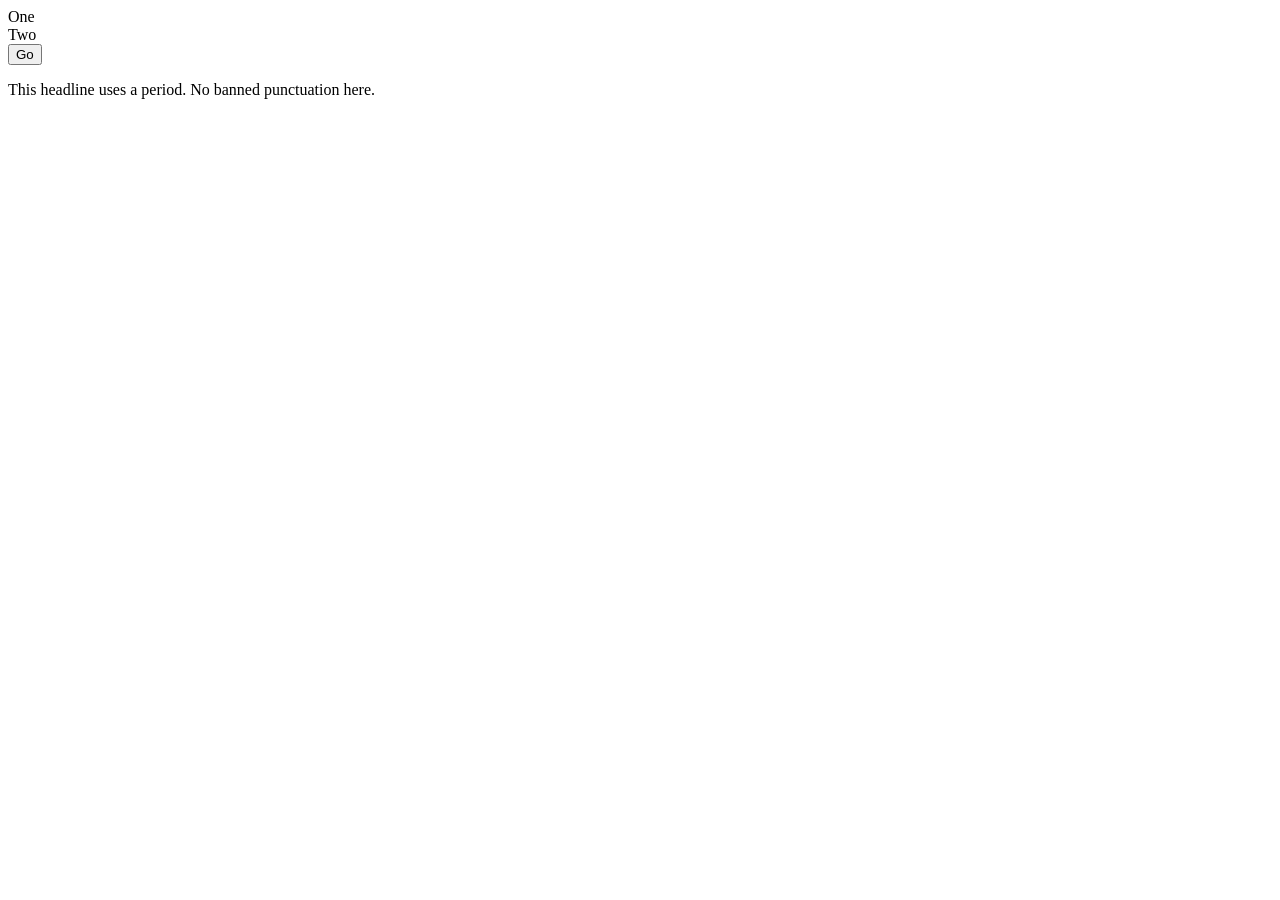
<file: .claude/skills/design-taste/scripts/fixtures/clean.html>
<!DOCTYPE html>
<html>
<head>
<style>
  .card {
    transition: transform 0.2s ease-out, opacity 0.2s ease-out;
  }
  .card:focus-visible {
    outline: 2px solid var(--accent);
  }
  .card:focus {
    outline: none;
  }
  .modal { z-index: 40; }
  .enter { transform: scale(0.95); opacity: 0; }
  .hero { min-height: 100dvh; }
  h1 { font-family: Geist; }
  body { font-family: Geist; }
  :root { --z-modal: 1400; }
  .tooltip { z-index: 1400; }
</style>
</head>
<body>
  <section>One</section>
  <section>Two</section>
  <button class="outline-none focus-visible:ring-2">Go</button>
  <p>This headline uses a period. No banned punctuation here.</p>
</body>
</html>
</file>
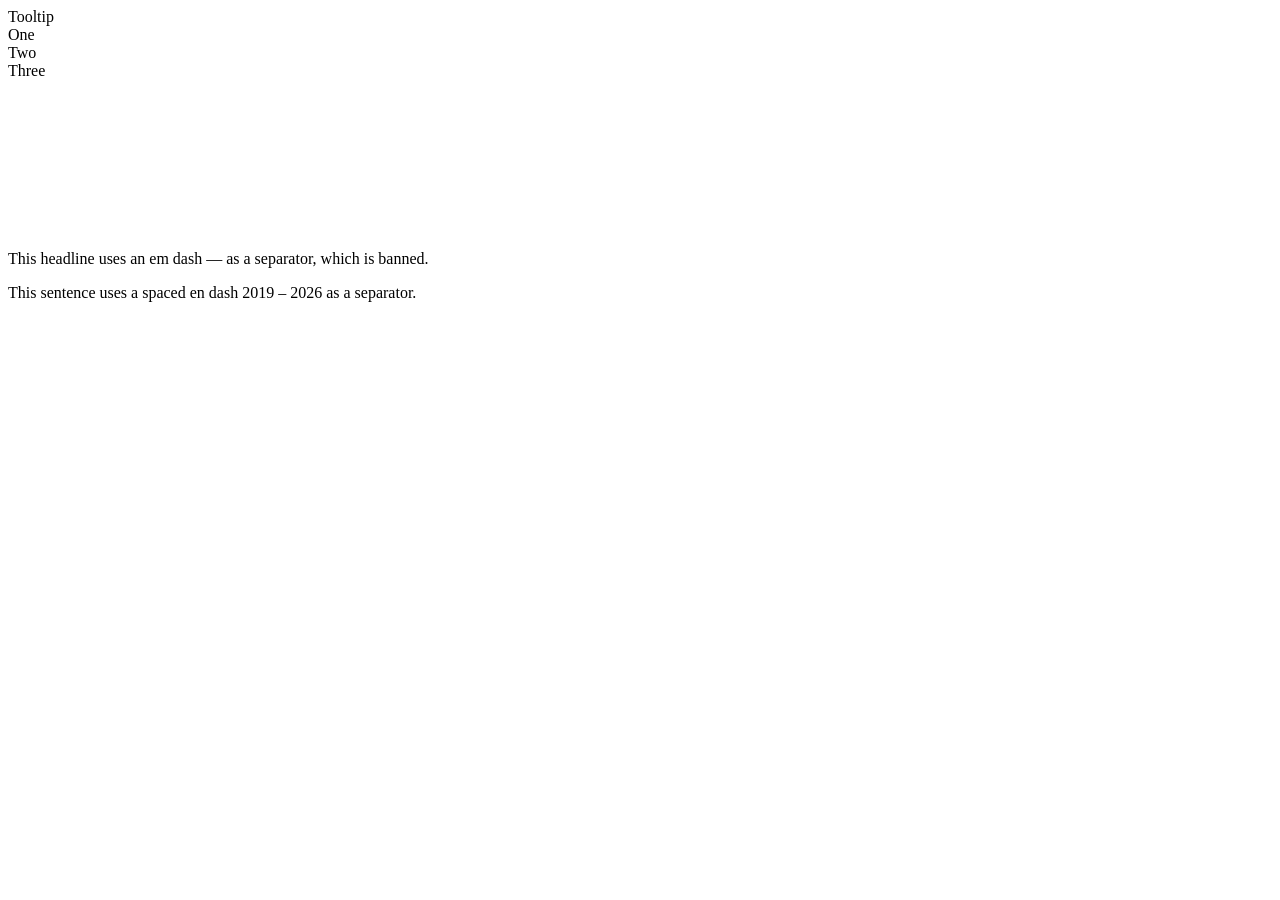
<file: .claude/skills/design-taste/scripts/fixtures/dirty.html>
<!DOCTYPE html>
<html>
<head>
<link href="https://fonts.googleapis.com/css2?family=Roboto" rel="stylesheet">
<style>
  .card {
    transition: all 0.3s ease;
    outline: none;
  }
  .modal { z-index: 999; }
  .enter { transform: scale(0); }
  .hero { height: 100vh; }
  h1 { font-family: Georgia; }
  h2 { font-family: Helvetica; }
  h3 { font-family: "Comic Sans MS"; }
  h4 { font-family: Papyrus; }
  .btn:focus-visible { outline: 2px solid blue; }
  .gradient-heading { background-clip: text; -webkit-background-clip: text; color: transparent; }
  .callout { border-left: 4px solid red; }
  .stripes { background: repeating-linear-gradient(45deg, #eee, #eee 10px, #ddd 10px, #ddd 20px); }
  .noisy { cursor: url(cursor.png), auto; }
  .old-black { color: #000; }
</style>
</head>
<body class="h-screen">
  <div class="tooltip z-[1400]">Tooltip</div>
  <section class="eyebrow uppercase tracking-wide">One</section>
  <section class="eyebrow uppercase tracking-wide">Two</section>
  <section>Three</section>
  <svg><filter id="noise"><feTurbulence baseFrequency="0.9" /></filter></svg>
  <script>window.addEventListener('scroll', onScroll);</script>
  <p>This headline uses an em dash — as a separator, which is banned.</p>
  <p>This sentence uses a spaced en dash 2019 – 2026 as a separator.</p>
</body>
</html>
</file>
<file: assets/css/fonts.css>
/* Polices auto-hébergées (fontsource, licence SIL OFL 1.1) : aucune requête vers Google */
@font-face { font-family: "Space Grotesk"; font-style: normal; font-weight: 500; font-display: swap; src: url(../fonts/space-grotesk-latin-500-normal.woff2) format("woff2"); }
@font-face { font-family: "Space Grotesk"; font-style: normal; font-weight: 600; font-display: swap; src: url(../fonts/space-grotesk-latin-600-normal.woff2) format("woff2"); }
@font-face { font-family: "Space Grotesk"; font-style: normal; font-weight: 700; font-display: swap; src: url(../fonts/space-grotesk-latin-700-normal.woff2) format("woff2"); }
@font-face { font-family: "Manrope"; font-style: normal; font-weight: 400; font-display: swap; src: url(../fonts/manrope-latin-400-normal.woff2) format("woff2"); }
@font-face { font-family: "Manrope"; font-style: normal; font-weight: 500; font-display: swap; src: url(../fonts/manrope-latin-500-normal.woff2) format("woff2"); }
@font-face { font-family: "Manrope"; font-style: normal; font-weight: 600; font-display: swap; src: url(../fonts/manrope-latin-600-normal.woff2) format("woff2"); }
@font-face { font-family: "Manrope"; font-style: normal; font-weight: 700; font-display: swap; src: url(../fonts/manrope-latin-700-normal.woff2) format("woff2"); }
@font-face { font-family: "IBM Plex Mono"; font-style: normal; font-weight: 500; font-display: swap; src: url(../fonts/ibm-plex-mono-latin-500-normal.woff2) format("woff2"); }
</file>
<file: assets/css/legal.css>
/* Pages légales Guardess : mêmes jetons que la page d'accueil, mise en page de lecture */
:root {
  color-scheme: dark;
  --bg: #060B1F; --bg-2: #0B1330; --ink: #F2F5FC; --ink-2: #B8C2E4; --ink-3: #8491BD;
  --accent: #5E8BFF; --line: rgba(183, 198, 255, .16); --glass: rgba(255, 255, 255, .06); --edge: rgba(255, 255, 255, .12);
  --logo-ink: #F5F7FB;
  --f-display: "Space Grotesk", "Helvetica Neue", Arial, sans-serif;
  --f-body: "Manrope", "Helvetica Neue", Arial, sans-serif;
  --f-mono: "IBM Plex Mono", ui-monospace, Menlo, monospace;
  --gut: max(16px, env(safe-area-inset-left, 0px), env(safe-area-inset-right, 0px));
}
@media (prefers-color-scheme: light) {
  :root:not([data-theme="dark"]) {
    color-scheme: light;
    --bg: #F5F7FB; --bg-2: #FFFFFF; --ink: #0B1330; --ink-2: #33406B; --ink-3: #5A6690;
    --accent: #2F5EFF; --line: rgba(11, 19, 48, .12); --glass: rgba(11, 19, 48, .03); --edge: rgba(11, 19, 48, .1);
    --logo-ink: #0B1330;
  }
}
*, *::before, *::after { box-sizing: border-box; }
html { -webkit-text-size-adjust: 100%; scroll-padding-top: 24px; }
body { margin: 0; background: var(--bg); color: var(--ink); font: 400 1rem/1.7 var(--f-body); -webkit-font-smoothing: antialiased; }
a { color: var(--accent); text-underline-offset: 3px; }
:focus-visible { outline: 2px solid var(--accent); outline-offset: 3px; border-radius: 6px; }
.wrap { max-width: 760px; margin: 0 auto; padding-inline: var(--gut); }
.top { position: sticky; top: env(safe-area-inset-top, 0px); z-index: 2; background: color-mix(in oklab, var(--bg) 82%, transparent); -webkit-backdrop-filter: blur(16px); backdrop-filter: blur(16px); border-bottom: 1px solid var(--line); }
.top .wrap { display: flex; align-items: center; justify-content: space-between; gap: 12px; min-height: 64px; }
.brand { display: inline-flex; align-items: center; gap: 10px; color: var(--ink); text-decoration: none; font: 700 1.1rem var(--f-display); letter-spacing: -.02em; }
.logo { width: 22px; height: auto; }
.logo .lg-shield { fill: var(--logo-ink); } .logo .lg-bar { fill: #2F5EFF; } .logo .lg-tip { fill: #B7C6FF; }
.back { font-weight: 600; font-size: .92rem; color: var(--ink-2); text-decoration: none; }
.back:hover { color: var(--ink); }
main { padding-block: 56px 72px; }
.kicker { font: 500 .78rem var(--f-mono); letter-spacing: .12em; text-transform: uppercase; color: var(--accent); }
h1 { font: 700 clamp(2.2rem, 6vw, 3.4rem)/1.05 var(--f-display); letter-spacing: -.035em; margin: 10px 0 12px; text-wrap: balance; }
.updated { color: var(--ink-3); font-size: .9rem; margin: 0 0 28px; }
.summary { padding: 18px 20px; border: 1px solid var(--edge); border-radius: 16px; background: var(--glass); color: var(--ink-2); margin-bottom: 36px; }
.summary p { margin: 0; }
.toc { margin: 0 0 44px; padding: 0; list-style: none; columns: 2; column-gap: 28px; font-size: .92rem; }
.toc li { break-inside: avoid; padding: 3px 0; }
.toc a { color: var(--ink-2); text-decoration: none; }
.toc a:hover { color: var(--ink); text-decoration: underline; }
h2 { font: 600 1.35rem/1.25 var(--f-display); letter-spacing: -.02em; margin: 44px 0 10px; padding-top: 22px; border-top: 1px solid var(--line); }
h3 { font: 600 1.02rem var(--f-body); margin: 22px 0 6px; }
p, li { color: var(--ink-2); max-width: 68ch; text-wrap: pretty; }
strong { color: var(--ink); font-weight: 600; }
ul { padding-left: 1.2em; }
dl { display: grid; grid-template-columns: max-content 1fr; gap: 6px 20px; margin: 12px 0; }
dt { color: var(--ink-3); font-size: .92rem; }
dd { margin: 0; color: var(--ink); }
.pending { color: var(--ink-3); font-style: italic; }
.form { padding: 18px 20px; border-left: 2px solid var(--accent); background: var(--glass); border-radius: 0 12px 12px 0; font-size: .94rem; }
.form p { margin: 0 0 8px; }
footer { border-top: 1px solid var(--line); padding-block: 26px 40px; color: var(--ink-3); font-size: .86rem; }
footer .wrap { display: flex; flex-wrap: wrap; gap: 8px 22px; justify-content: space-between; }
footer a { color: var(--ink-2); }
@media (max-width: 560px) { .toc { columns: 1; } dl { grid-template-columns: 1fr; gap: 2px; } dd { margin-bottom: 10px; } }
</file>
